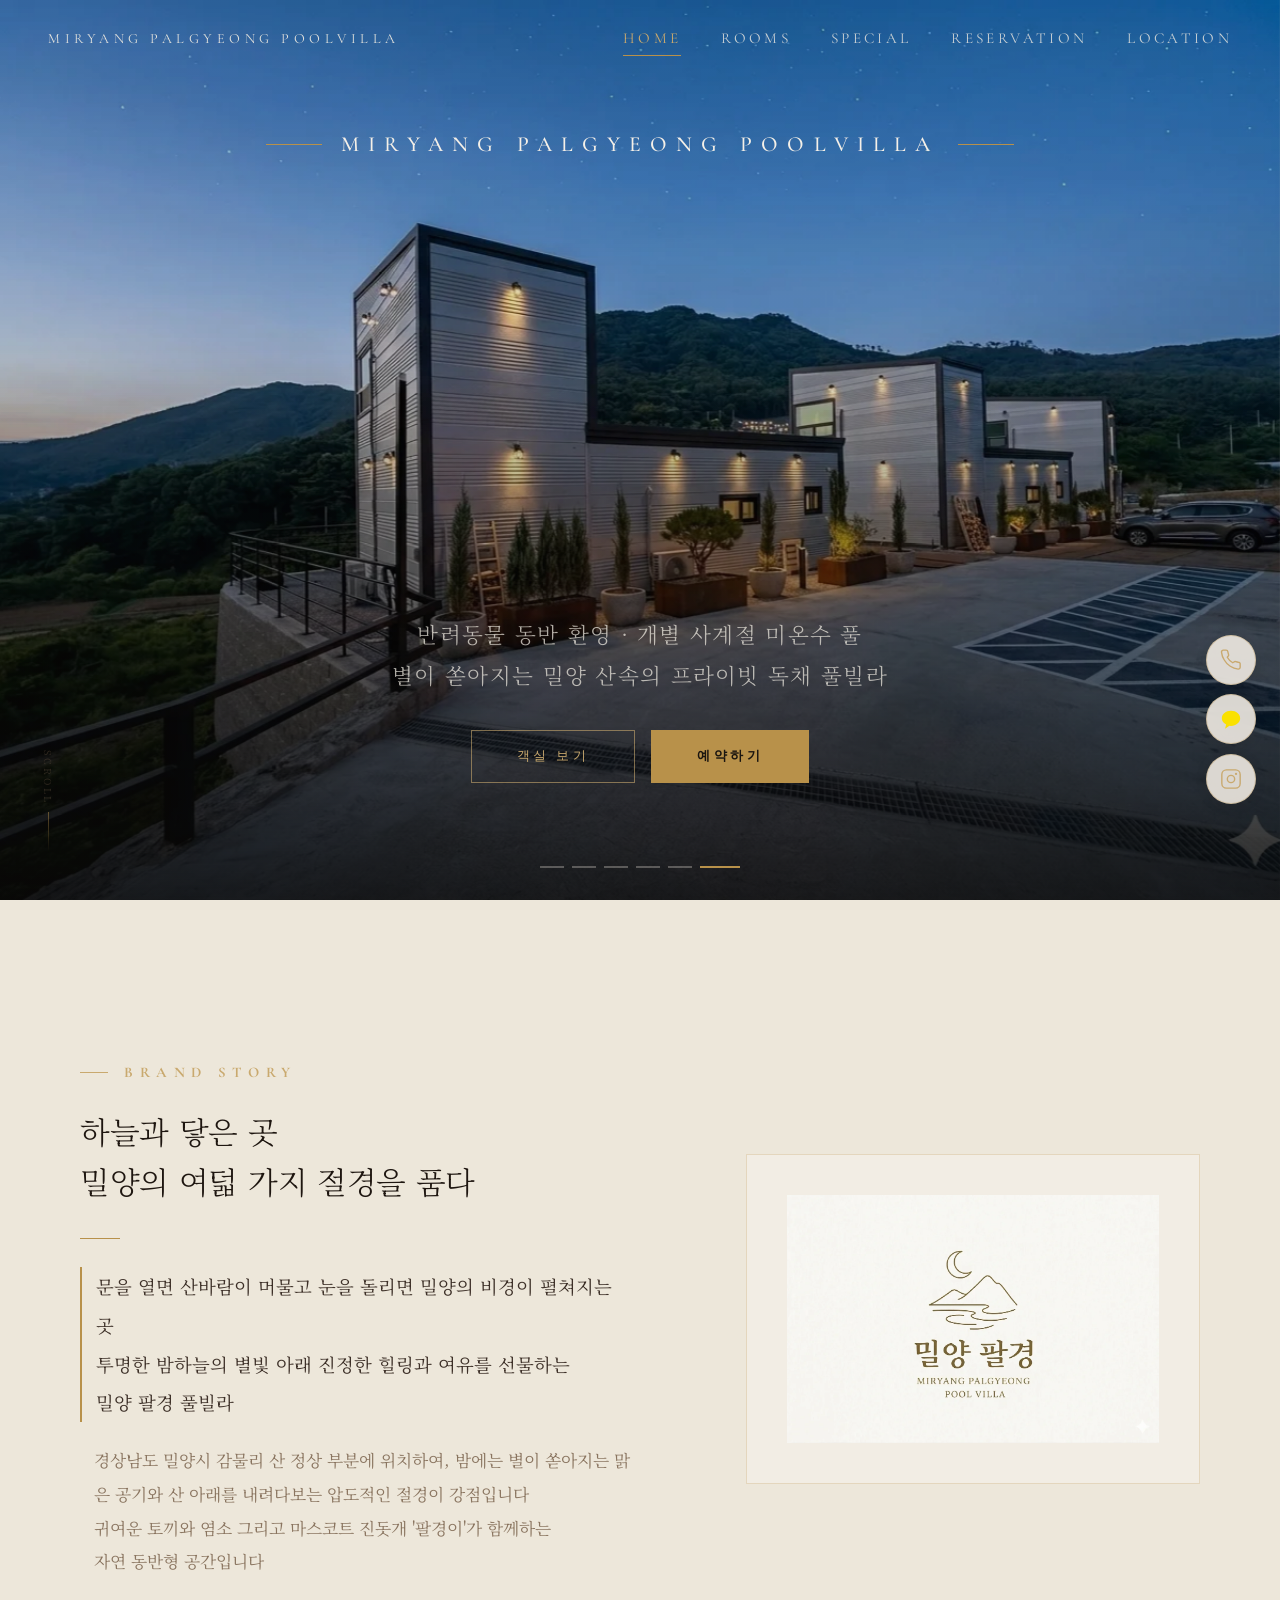
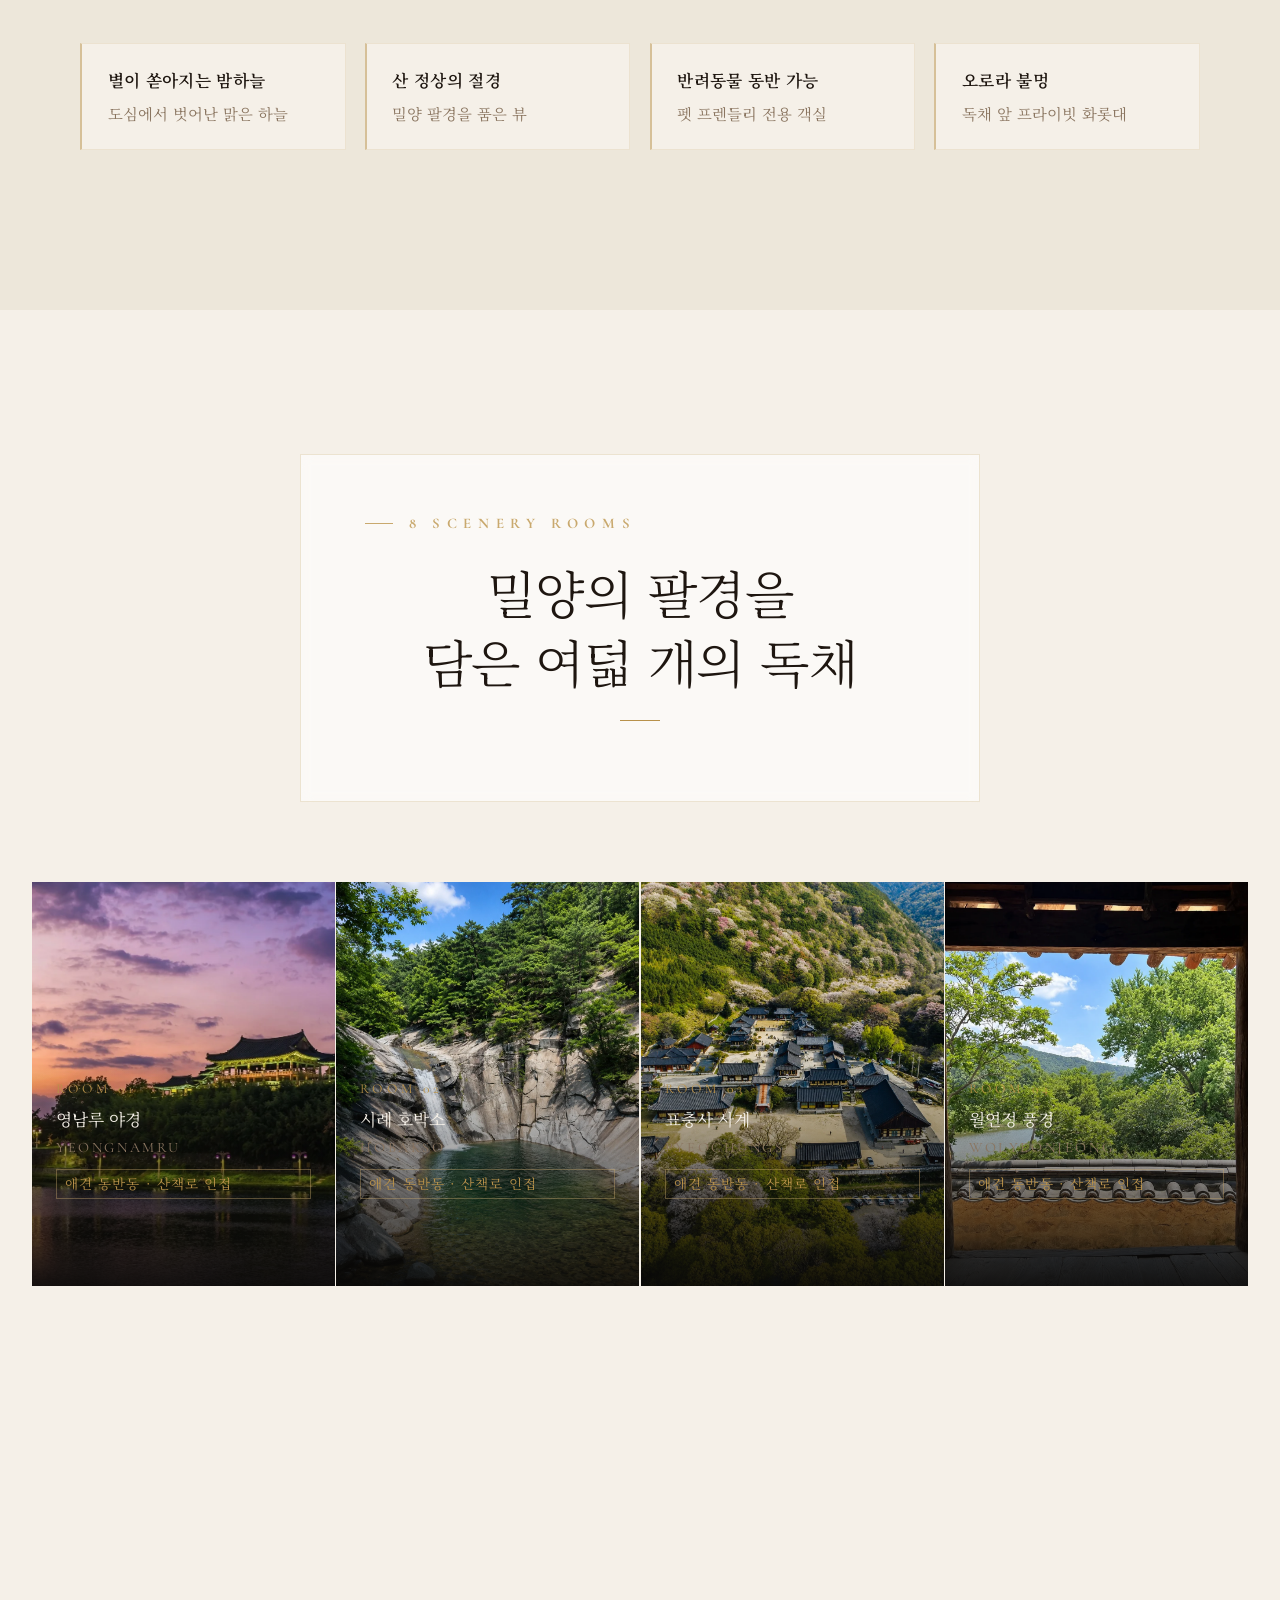
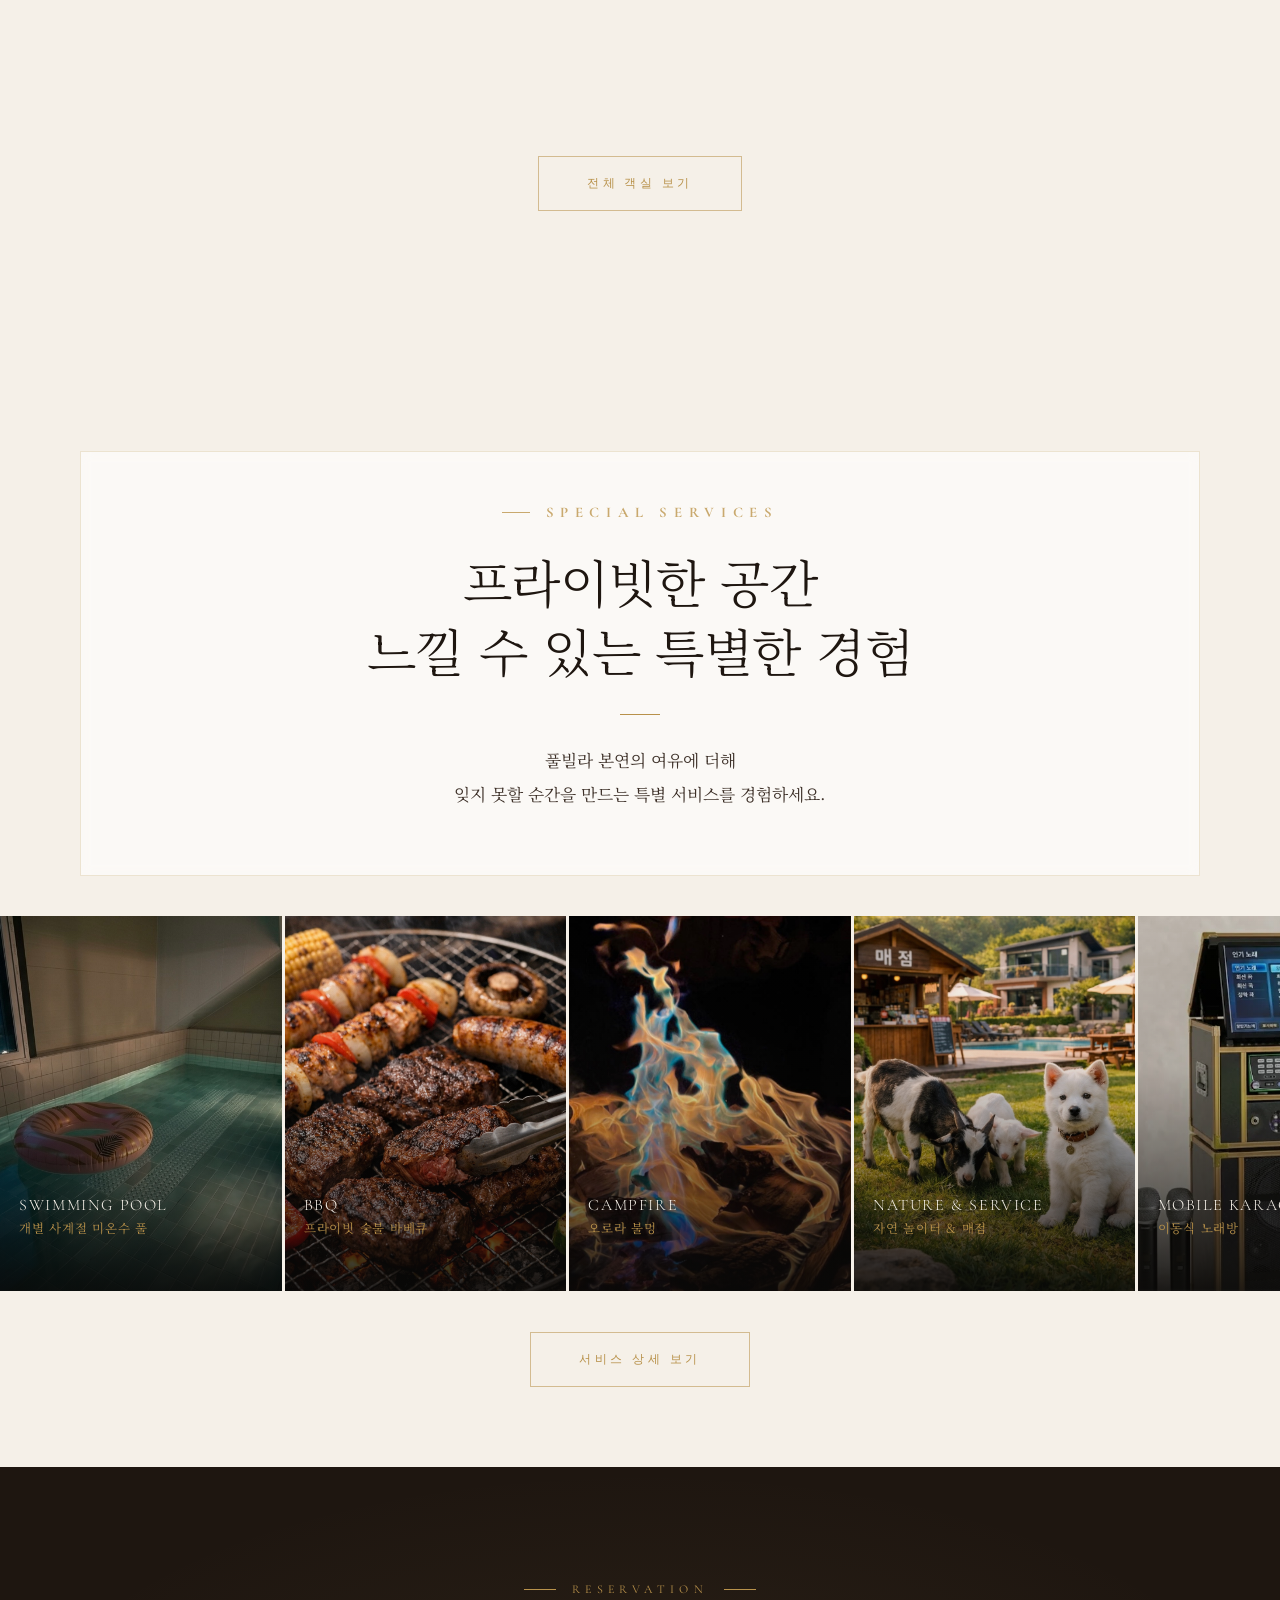
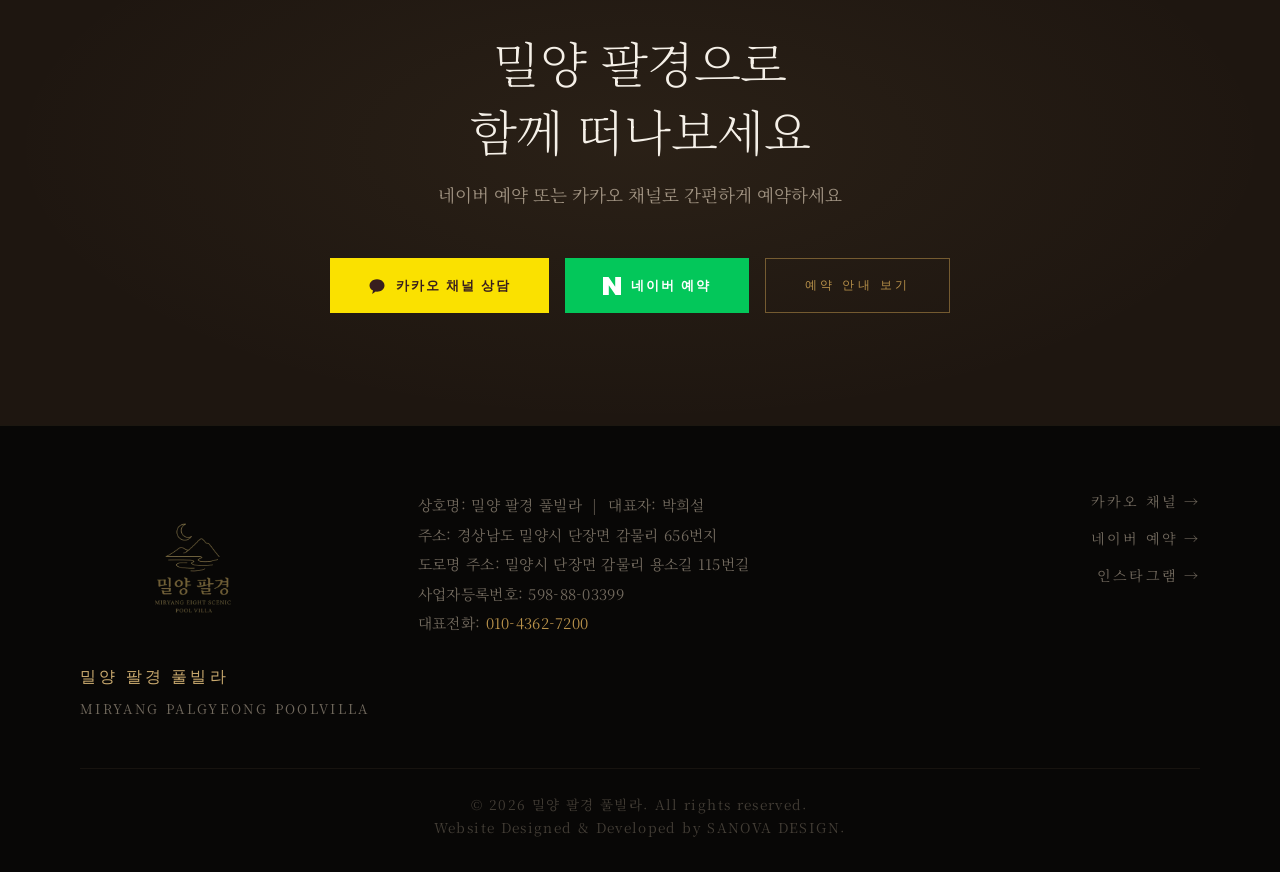
<file: index.html>
<!DOCTYPE html>
<html lang="ko">
<head>
  <meta charset="UTF-8">
  <meta name="viewport" content="width=device-width, initial-scale=1.0">
  <title>밀양 팔경 풀빌라 | 애견동반 독채 풀빌라 · 경남 밀양 산속 프라이빗 숙소</title>
  <meta name="description" content="경남 밀양시 단장면 산 정상의 프라이빗 독채 풀빌라. 반려견 동반 가능, 개별 사계절 미온수 풀, 별이 쏟아지는 밤하늘. 8개 독채 객실 비수기 주중 25만원부터.">
  <meta name="keywords" content="밀양풀빌라, 밀양팔경풀빌라, 밀양애견동반펜션, 밀양독채펜션, 경남풀빌라, 경상남도풀빌라, 애견동반풀빌라, 밀양커플펜션, 밀양산속펜션, 경남독채풀빌라, 밀양펜션추천">
  <meta name="robots" content="index, follow">
  <meta name="naver-site-verification" content="d8828d78ca87fd459df91ee46fcf4eb083f8dc3e" />
  <meta name="google-site-verification" content="k7VDaDN2hyHSy1rQnHbp0lMJuggbFdgUhjrAZ_7paZE" />
  <link rel="icon" href="brand-logo.webp" type="image/webp">
  <link rel="canonical" href="https://miryangpalgyeong.co.kr/">
  <meta property="og:type" content="website">
  <meta property="og:url" content="https://miryangpalgyeong.co.kr/">
  <meta property="og:title" content="밀양 팔경 풀빌라 | 애견동반 독채 풀빌라 · 경남 밀양">
  <meta property="og:description" content="경남 밀양시 산 정상의 프라이빗 독채 풀빌라. 반려견 동반 가능, 개별 사계절 미온수 풀, 별이 쏟아지는 밤하늘.">
  <meta property="og:image" content="https://miryangpalgyeong.co.kr/brand-logo.webp">
  <meta property="og:locale" content="ko_KR">
  <meta property="og:site_name" content="밀양 팔경 풀빌라">
  <script type="application/ld+json">
  {
    "@context": "https://schema.org",
    "@type": "LodgingBusiness",
    "name": "밀양 팔경 풀빌라",
    "alternateName": "MIRYANG PALGYEONG POOLVILLA",
    "description": "경남 밀양시 단장면 산 정상에 위치한 프라이빗 독채 풀빌라. 반려견 동반 가능, 개별 사계절 미온수 풀, 별이 쏟아지는 밤하늘.",
    "url": "https://miryangpalgyeong.co.kr",
    "telephone": "010-4362-7200",
    "address": {
      "@type": "PostalAddress",
      "streetAddress": "단장면 감물리 656",
      "addressLocality": "밀양시",
      "addressRegion": "경상남도",
      "addressCountry": "KR"
    },
    "petsAllowed": true,
    "priceRange": "₩₩₩",
    "image": "https://miryangpalgyeong.co.kr/sample/0.webp",
    "amenityFeature": [
      {"@type": "LocationFeatureSpecification", "name": "개별 사계절 미온수 수영장", "value": true},
      {"@type": "LocationFeatureSpecification", "name": "반려견 동반 가능", "value": true},
      {"@type": "LocationFeatureSpecification", "name": "독채 숙소", "value": true},
      {"@type": "LocationFeatureSpecification", "name": "프라이빗 BBQ", "value": true},
      {"@type": "LocationFeatureSpecification", "name": "캠프파이어", "value": true}
    ]
  }
  </script>
  <link rel="preconnect" href="https://fonts.googleapis.com">
  <link rel="preconnect" href="https://fonts.gstatic.com" crossorigin>
  <link href="https://fonts.googleapis.com/css2?family=Cormorant+Garamond:ital,wght@0,300;0,400;0,500;1,300&family=Noto+Serif+KR:wght@200;300;400&display=swap" rel="stylesheet">
  <link rel="stylesheet" href="css/style.css">
</head>
<body>

  <!-- NAVIGATION -->
  <nav class="nav">
    <div class="nav-logo">
      <span class="nav-logo-text">MIRYANG PALGYEONG POOLVILLA</span>
    </div>
    <div class="nav-links">
      <a href="index.html" class="active">HOME</a>
      <a href="rooms.html">ROOMS</a>
      <a href="special.html">SPECIAL</a>
      <a href="booking.html">RESERVATION</a>
      <a href="directions.html">LOCATION</a>
    </div>
    <button class="nav-hamburger" aria-label="메뉴 열기">
      <span></span><span></span><span></span>
    </button>
  </nav>

  <!-- MOBILE MENU -->
  <div class="mobile-menu">
    <button class="mobile-menu-close">✕</button>
    <a href="index.html">HOME</a>
    <a href="rooms.html">ROOMS</a>
    <a href="special.html">SPECIAL</a>
    <a href="booking.html">RESERVATION</a>
    <a href="directions.html">LOCATION</a>
  </div>

  <!-- FLOATING WIDGET -->
  <div class="floating-widget"></div>

  <!-- HERO -->
  <section class="hero">
    <div class="hero-slides"></div>
    <div class="hero-overlay"></div>
    <p class="hero-eyebrow">MIRYANG PALGYEONG POOLVILLA</p>
    <div class="hero-content">
      <p class="hero-sub">반려동물 동반 환영 · 개별 사계절 미온수 풀<br>별이 쏟아지는 밀양 산속의 프라이빗 독채 풀빌라</p>
      <div class="hero-cta-group">
        <a href="rooms.html" class="hero-cta">객실 보기</a>
        <a href="booking.html" class="hero-cta hero-cta-solid">예약하기</a>
      </div>
    </div>
    <div class="hero-dots"></div>
    <div class="hero-scroll-hint">
      <span>SCROLL</span>
      <div class="scroll-line"></div>
    </div>
  </section>

  <!-- SECTION 01: INTRO -->
  <section class="intro-section">
    <div class="container">
      <div class="intro-grid">
        <div>
          <span class="section-label reveal">BRAND STORY</span>
          <p class="intro-copy reveal">하늘과 닿은 곳 <br>밀양의 여덟 가지<br class="m-br"> 절경을 품다</p>
          <div class="section-divider reveal"></div>
          <p class="intro-body reveal">문을 열면 산바람이 머물고 <br class="m-br">눈을 돌리면 밀양의 비경이 펼쳐지는 곳<br>투명한 밤하늘의 별빛 아래 <br class="m-br">진정한 힐링과 여유를 선물하는<br>밀양 팔경 풀빌라</p>
          <p class="intro-sub reveal">경상남도 밀양시 감물리 산 정상 부분에 위치하여, <br class="m-br">밤에는 별이 쏟아지는 맑은 공기와 <br class="m-br">산 아래를 내려다보는 압도적인 절경이 강점입니다 <br>귀여운 토끼와 염소 그리고 <br class="m-br">마스코트 진돗개 '팔경이'가 함께하는 <br>자연 동반형 공간입니다</p>
        </div>
        <div class="intro-right">
          <div class="intro-logo-wrap reveal">
            <img src="brand-logo.webp" alt="밀양 팔경 풀빌라">
          </div>
        </div>
      </div>
      <div class="intro-features-row intro-features"></div>
    </div>
  </section>

  <!-- SECTION 02: ROOMS PREVIEW -->
  <section class="rooms-section">
    <div class="container">
      <div class="rooms-header">
        <span class="section-label reveal">8 SCENERY ROOMS</span>
        <h2 class="section-title reveal">밀양의 팔경을 <br>담은 여덟 개의 독채</h2>
        <div class="section-divider reveal" style="margin: 1.5rem auto;"></div>
      </div>
    </div>
    <div class="rooms-grid container-wide"></div>
    <div class="rooms-cta-wrap">
      <a href="rooms.html" class="btn-outline">전체 객실 보기</a>
    </div>
  </section>

  <!-- SECTION 03: SPECIAL PREVIEW -->
  <section class="special-section">
    <div class="container">
      <div class="heading-glass reveal">
        <span class="section-label" style="justify-content:center;">SPECIAL SERVICES</span>
        <h2 class="section-title">프라이빗한 공간<br>느낄 수 있는 특별한 경험</h2>
        <div class="section-divider" style="margin:1.8rem auto;"></div>
        <p style="font-size:1.05rem;color:var(--text-muted);max-width:500px;line-height:2;margin:0 auto 1rem;">풀빌라 본연의 여유에 더해 <br> 잊지 못할 순간을 만드는 특별 서비스를 경험하세요.</p>
      </div>
    </div>
    <div class="special-carousel-wrap">
      <div class="special-grid"></div>
    </div>
    <div class="rooms-cta-wrap" style="margin-top:2.5rem;">
      <a href="special.html" class="btn-outline">서비스 상세 보기</a>
    </div>
  </section>

  <!-- BOOKING BANNER -->
  <section class="booking-banner">
    <div class="container">
      <p class="booking-banner-subtitle">RESERVATION</p>
      <h2 class="booking-banner-title reveal">밀양 팔경으로<br>함께 떠나보세요</h2>
      <p class="booking-banner-desc reveal">네이버 예약 또는 카카오 채널로 간편하게 예약하세요</p>
      <div class="booking-btns reveal">
        <a href="#" data-kakao class="booking-btn-kakao">
          <svg width="18" height="18" viewBox="0 0 24 24" fill="#381e1e"><path d="M12 3C6.48 3 2 6.69 2 11.25c0 2.88 1.88 5.41 4.72 6.87l-1.2 4.46L10.27 19.3A11.9 11.9 0 0 0 12 19.5c5.52 0 10-3.69 10-8.25S17.52 3 12 3z"/></svg>
          카카오 채널 상담
        </a>
        <a href="#" data-naver class="booking-btn-naver">
          <svg width="18" height="18" viewBox="0 0 24 24" fill="#fff"><path d="M16.273 12.845L7.376 0H0v24h7.727V11.155L16.624 24H24V0h-7.727z"/></svg>
          네이버 예약
        </a>
        <a href="booking.html" class="btn-outline" style="padding:1rem 2.4rem;">예약 안내 보기</a>
      </div>
    </div>
  </section>

  <!-- FOOTER -->
  <footer class="footer">
    <div class="container">
      <div class="footer-inner">
        <div class="footer-brand">
          <img src="nukki-logo.webp" alt="밀양 팔경 풀빌라 로고" style="height:150px;width:auto;margin-bottom:1.5rem;opacity:0.95;object-fit:contain;">
          <div class="footer-brand-name">밀양 팔경 풀빌라</div>
          <div class="footer-brand-en">MIRYANG PALGYEONG POOLVILLA</div>
        </div>
        <div class="footer-info"></div>
        <div class="footer-social">
          <a href="#" data-kakao>카카오 채널 →</a>
          <a href="#" data-naver>네이버 예약 →</a>
          <a href="#" target="_blank" rel="noopener">인스타그램 →</a>
        </div>
      </div>
      <div class="footer-bottom">
       © 2026 밀양 팔경 풀빌라. All rights reserved.<br>
Website Designed & Developed by SANOVA DESIGN.
      </div>
    </div>
  </footer>

  <script src="js/main.js"></script>
</body>
</html>
</file>
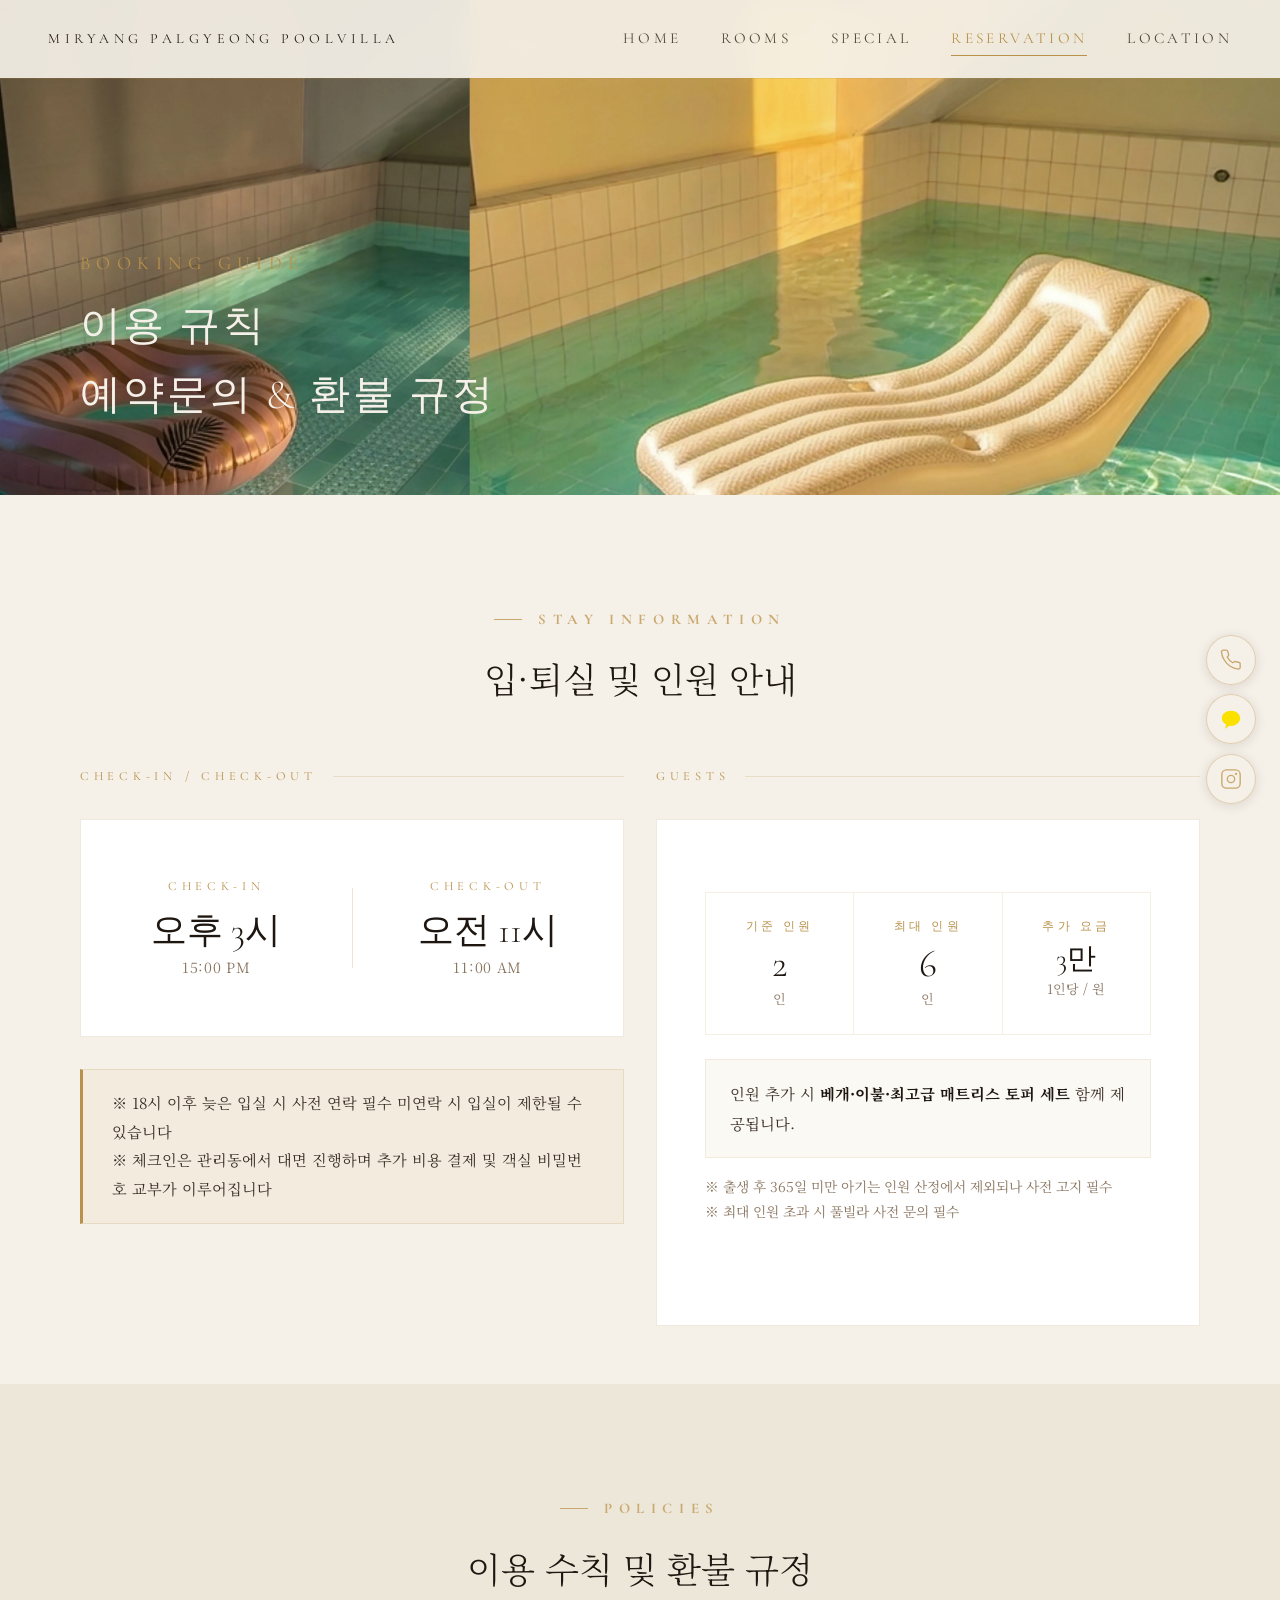
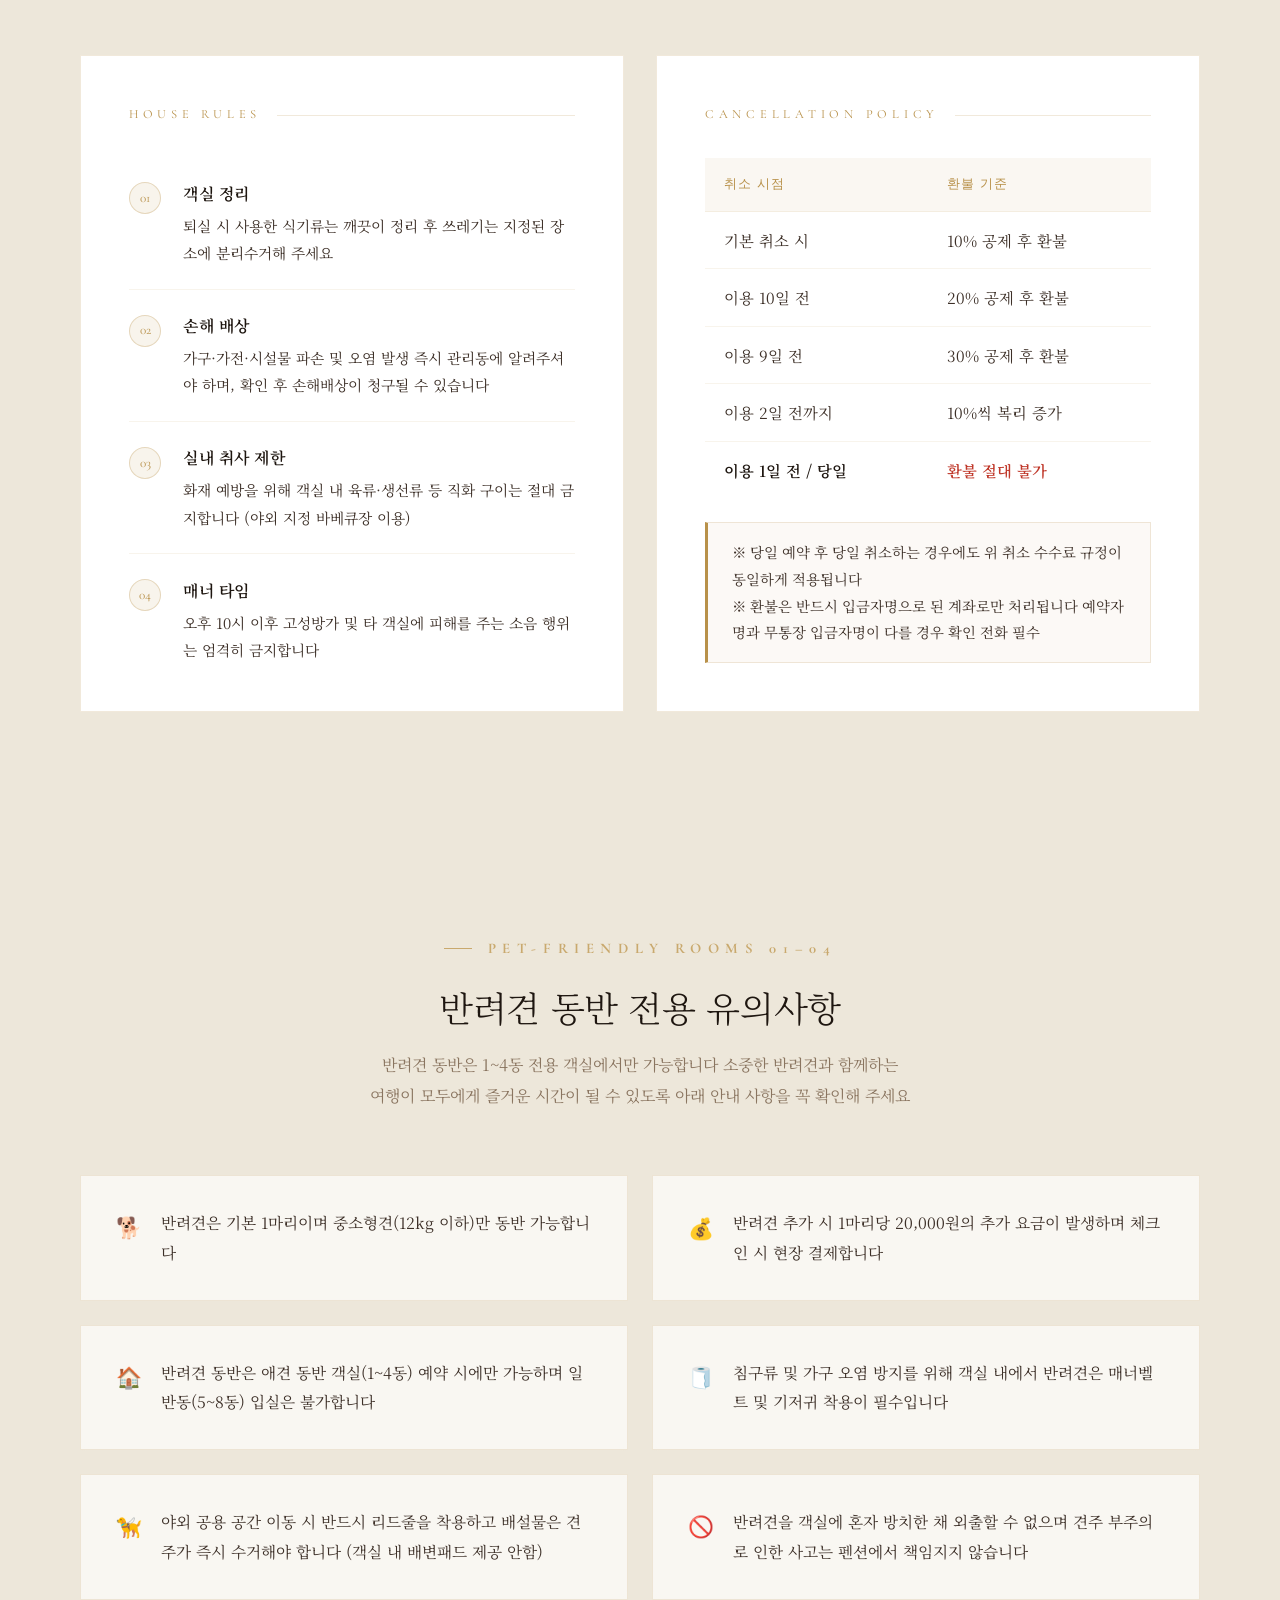
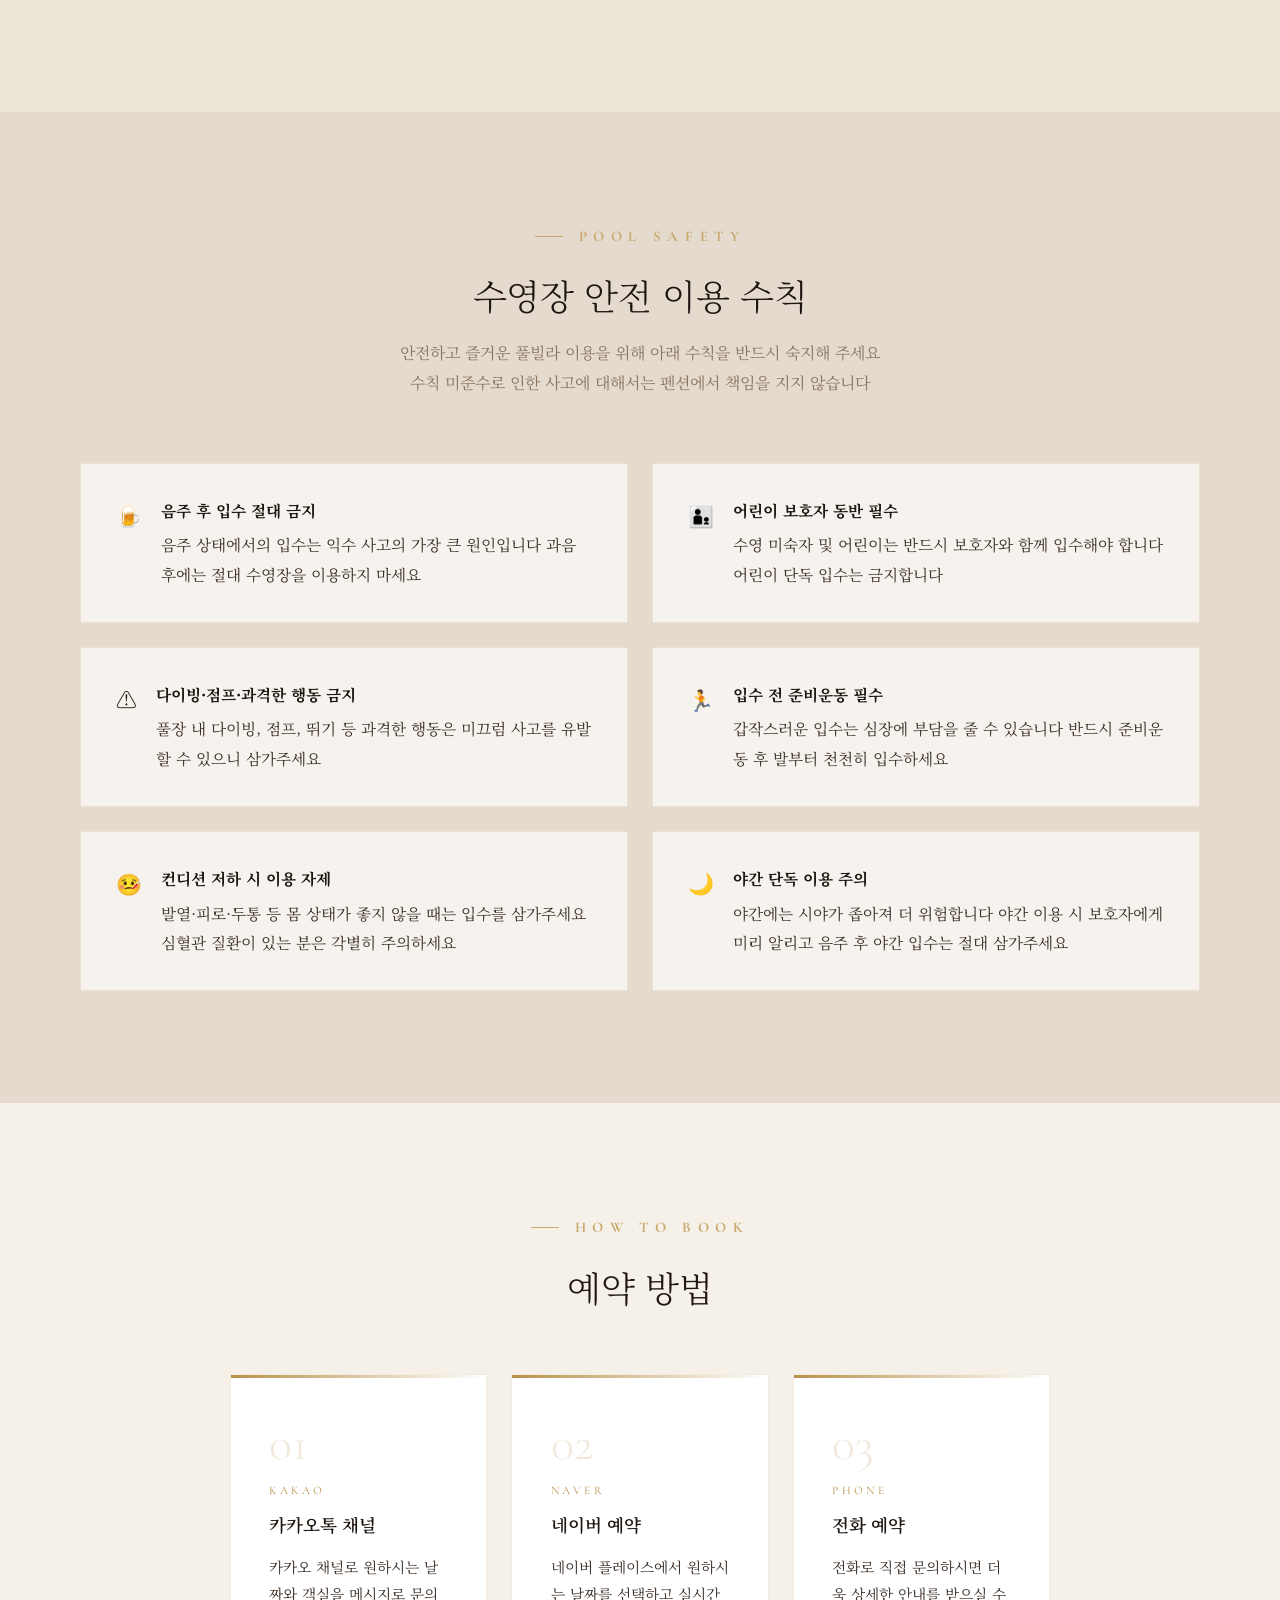
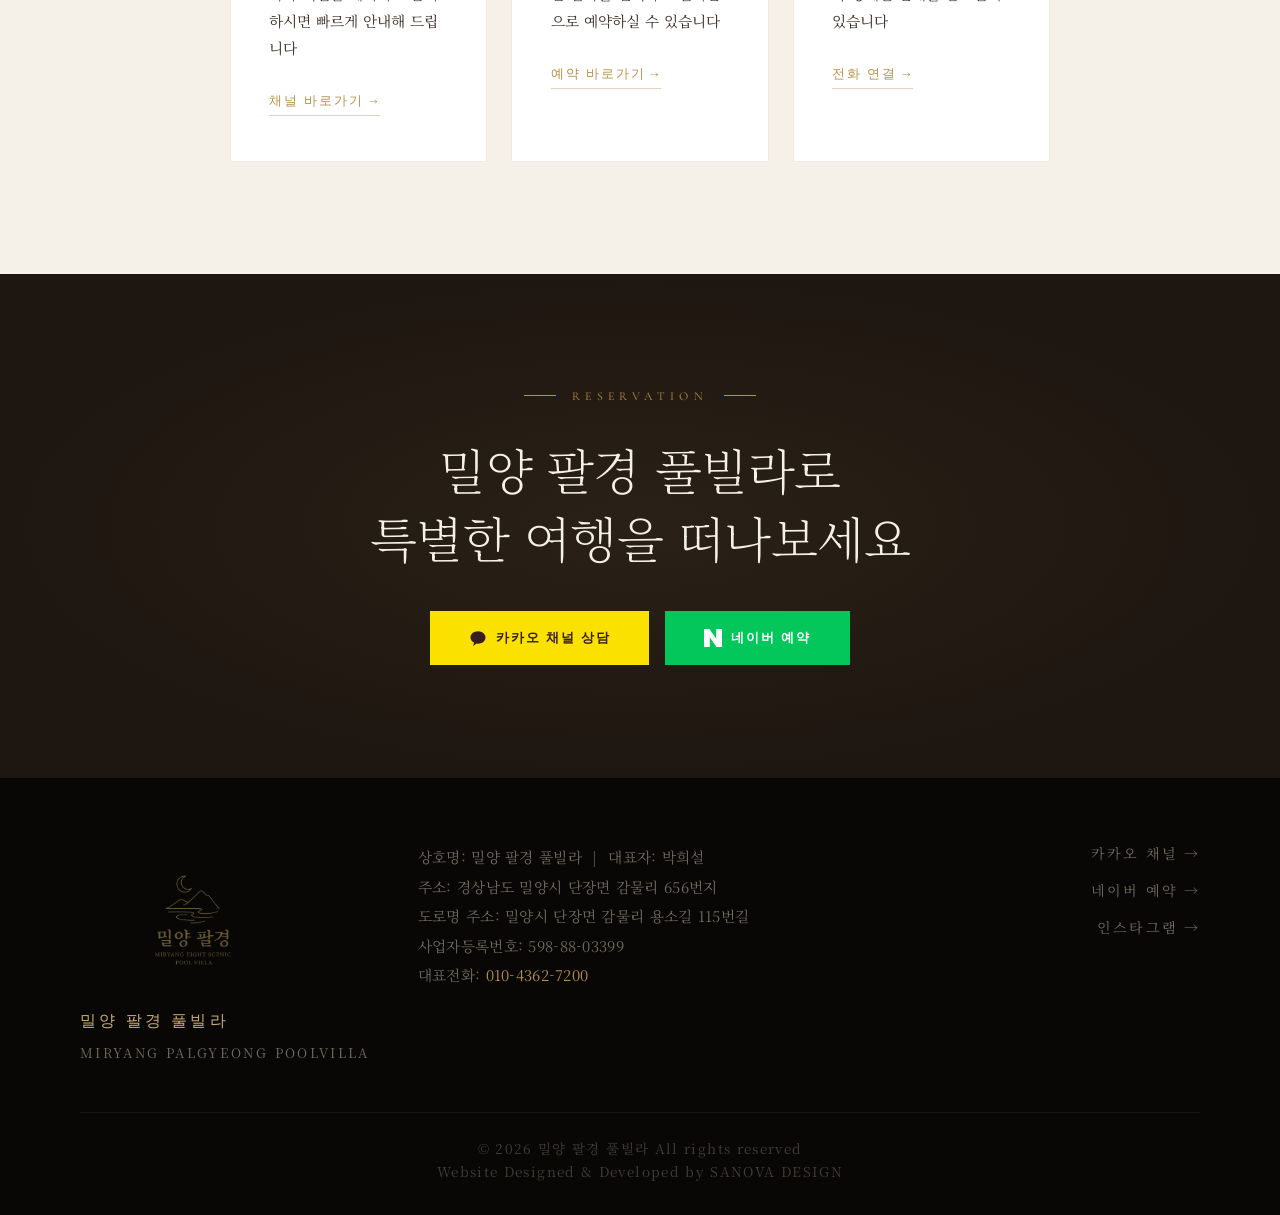
<file: booking.html>
<!DOCTYPE html>
<html lang="ko">
<head>
  <meta charset="UTF-8">
  <meta name="viewport" content="width=device-width, initial-scale=1.0">
  <title>예약 안내 | 밀양 팔경 풀빌라 - 네이버 예약 · 카카오 채널</title>
  <meta name="description" content="밀양 팔경 풀빌라 예약 안내. 네이버 예약 또는 카카오 채널 상담. 반려견 동반 규정, 수영장 안전수칙, 체크인 15:00 / 체크아웃 11:00.">
  <meta name="keywords" content="밀양팔경풀빌라예약, 밀양풀빌라예약, 밀양펜션예약, 밀양애견동반펜션예약">
  <meta name="robots" content="index, follow">
  <meta name="naver-site-verification" content="d8828d78ca87fd459df91ee46fcf4eb083f8dc3e" />
  <meta name="google-site-verification" content="k7VDaDN2hyHSy1rQnHbp0lMJuggbFdgUhjrAZ_7paZE" />
  <link rel="icon" href="brand-logo.webp" type="image/webp">
  <link rel="canonical" href="https://miryangpalgyeong.co.kr/booking.html">
  <meta property="og:type" content="website">
  <meta property="og:url" content="https://miryangpalgyeong.co.kr/booking.html">
  <meta property="og:title" content="예약 안내 | 밀양 팔경 풀빌라">
  <meta property="og:description" content="밀양 팔경 풀빌라 예약 안내. 네이버 예약 또는 카카오 채널 상담. 반려견 동반 규정, 수영장 안전수칙 확인.">
  <meta property="og:image" content="https://miryangpalgyeong.co.kr/brand-logo.webp">
  <meta property="og:locale" content="ko_KR">
  <meta property="og:site_name" content="밀양 팔경 풀빌라">
  <link rel="preconnect" href="https://fonts.googleapis.com">
  <link rel="preconnect" href="https://fonts.gstatic.com" crossorigin>
  <link href="https://fonts.googleapis.com/css2?family=Cormorant+Garamond:ital,wght@0,300;0,400;0,500;1,300&family=Noto+Serif+KR:wght@200;300;400&display=swap" rel="stylesheet">
  <link rel="stylesheet" href="css/style.css">
  <style>
    /* ── BOOKING PAGE 전용 스타일 ── */
    .bk-section { padding: 7rem 0; }
    .bk-section--alt { background: var(--cream-2); }
    .bk-section--deep { background: var(--cream-3); }

    /* 섹션 헤더 */
    .bk-header {
      text-align: center;
      margin-bottom: 4rem;
    }
    .bk-header .section-title { font-size: clamp(1.6rem, 3vw, 2.4rem); }

    /* ── CHECK-IN/OUT 큰 시간 표시 ── */
    .checkin-hero {
      display: grid;
      grid-template-columns: 1fr auto 1fr;
      align-items: center;
      gap: 0;
      background: #fff;
      border: 1px solid rgba(184,145,74,0.2);
      margin-bottom: 2rem;
    }
    .checkin-block {
      padding: 3.5rem 3rem;
      text-align: center;
    }
    .checkin-block-label {
      font-family: 'Cormorant Garamond', Georgia, serif;
      font-size: 0.78rem;
      letter-spacing: 0.38em;
      text-transform: uppercase;
      color: var(--gold);
      margin-bottom: 1rem;
    }
    .checkin-block-time {
      font-family: 'Cormorant Garamond', Georgia, serif;
      font-size: clamp(1.8rem, 2.8vw, 2.6rem);
      font-weight: 300;
      color: var(--dark-text);
      line-height: 1;
      margin-bottom: 0.4rem;
    }
    .checkin-block-sub {
      font-size: 0.88rem;
      color: var(--text-muted);
      letter-spacing: 0.05em;
    }
    .checkin-divider {
      width: 1px;
      height: 80px;
      background: rgba(184,145,74,0.25);
    }
    .checkin-notice {
      background: rgba(184,145,74,0.06);
      border: 1px solid rgba(184,145,74,0.18);
      border-left: 3px solid var(--gold);
      padding: 1.2rem 1.8rem;
      font-size: 0.95rem;
      color: var(--body-text);
      line-height: 1.9;
    }

    /* ── GUESTS 카드 ── */
    .guests-card {
      background: #fff;
      border: 1px solid rgba(184,145,74,0.2);
      padding: 3rem;
      height: 100%;
    }
    .guests-numbers {
      display: flex;
      gap: 0;
      margin: 1.5rem 0;
    }
    .guests-num-item {
      flex: 1;
      text-align: center;
      padding: 1.5rem 1rem;
      border: 1px solid rgba(184,145,74,0.15);
    }
    .guests-num-item + .guests-num-item { border-left: none; }
    .guests-num-label {
      font-family: 'Cormorant Garamond', Georgia, serif;
      font-size: 0.72rem;
      letter-spacing: 0.3em;
      color: var(--gold);
      text-transform: uppercase;
      margin-bottom: 0.5rem;
    }
    .guests-num-value {
      font-family: 'Cormorant Garamond', Georgia, serif;
      font-size: 2.4rem;
      font-weight: 300;
      color: var(--dark-text);
      line-height: 1;
    }
    .guests-num-unit {
      font-size: 0.82rem;
      color: var(--text-muted);
      margin-top: 0.3rem;
    }
    .guests-extra {
      font-size: 0.96rem;
      color: var(--body-text);
      line-height: 1.9;
      padding: 1.2rem 1.5rem;
      background: rgba(184,145,74,0.06);
      border: 1px solid rgba(184,145,74,0.15);
      margin-bottom: 1rem;
    }
    .guests-note {
      font-size: 0.86rem;
      color: var(--text-muted);
      line-height: 1.8;
    }

    /* ── 2칼럼 레이아웃 ── */
    .bk-two-col {
      display: grid;
      grid-template-columns: 1fr 1fr;
      gap: 2rem;
      align-items: start;
    }

    /* ── HOUSE RULES ── */
    .rules-card {
      background: #fff;
      border: 1px solid rgba(184,145,74,0.2);
      padding: 3rem;
    }
    .bk-card-title {
      font-family: 'Cormorant Garamond', Georgia, serif;
      font-size: 0.78rem;
      letter-spacing: 0.38em;
      text-transform: uppercase;
      color: var(--gold);
      margin-bottom: 2rem;
      display: flex;
      align-items: center;
      gap: 1rem;
    }
    .bk-card-title::after {
      content: '';
      flex: 1;
      height: 1px;
      background: rgba(184,145,74,0.2);
    }
    .rule-item-new {
      display: flex;
      gap: 1.4rem;
      padding: 1.4rem 0;
      border-bottom: 1px solid rgba(184,145,74,0.1);
      align-items: flex-start;
    }
    .rule-item-new:last-child { border-bottom: none; padding-bottom: 0; }
    .rule-num-badge {
      width: 32px; height: 32px;
      border-radius: 50%;
      background: rgba(184,145,74,0.1);
      border: 1px solid rgba(184,145,74,0.3);
      display: flex; align-items: center; justify-content: center;
      font-family: 'Cormorant Garamond', Georgia, serif;
      font-size: 0.82rem;
      color: var(--gold);
      flex-shrink: 0;
      margin-top: 0.15rem;
    }
    .rule-title-new {
      font-size: 1rem;
      font-weight: 600;
      color: var(--dark-text);
      margin-bottom: 0.3rem;
      letter-spacing: 0.01em;
    }
    .rule-desc-new {
      font-size: 0.92rem;
      color: var(--body-text);
      line-height: 1.85;
    }

    /* ── CANCELLATION POLICY ── */
    .cancel-card {
      background: #fff;
      border: 1px solid rgba(184,145,74,0.2);
      padding: 3rem;
    }
    .cancel-timeline {
      display: flex;
      flex-direction: column;
      gap: 0;
      margin-bottom: 1.5rem;
    }
    .cancel-row {
      display: grid;
      grid-template-columns: 1fr 1fr;
      border-bottom: 1px solid rgba(184,145,74,0.1);
    }
    .cancel-row:first-child {
      background: rgba(184,145,74,0.07);
      border-radius: 0;
    }
    .cancel-row:last-child { border-bottom: none; }
    .cancel-cell {
      padding: 1rem 1.2rem;
      font-size: 0.96rem;
      color: var(--body-text);
      line-height: 1.6;
    }
    .cancel-cell--head {
      font-family: 'Cormorant Garamond', Georgia, serif;
      letter-spacing: 0.1em;
      color: var(--gold);
      font-size: 0.82rem;
      font-weight: 500;
      text-transform: uppercase;
    }
    .cancel-cell--danger { color: #c0392b; font-weight: 600; }
    .cancel-note-box {
      background: rgba(184,145,74,0.05);
      border: 1px solid rgba(184,145,74,0.18);
      border-left: 3px solid var(--gold);
      padding: 1rem 1.5rem;
      font-size: 0.9rem;
      color: var(--body-text);
      line-height: 1.85;
    }

    /* ── PET RULES ── */
    .pet-section {
      background: var(--cream-2);
      padding: 7rem 0;
    }
    .pet-grid {
      display: grid;
      grid-template-columns: repeat(2, 1fr);
      gap: 1.5rem;
      margin-top: 3rem;
    }
    .pet-card {
      background: rgba(255,255,255,0.65);
      border: 1px solid rgba(184,145,74,0.18);
      backdrop-filter: blur(4px);
      padding: 2rem 2.2rem;
      display: flex;
      gap: 1.2rem;
      align-items: flex-start;
    }
    .pet-icon {
      font-size: 1.3rem;
      flex-shrink: 0;
      margin-top: 0.1rem;
    }
    .pet-text {
      font-size: 0.98rem;
      color: var(--body-text);
      line-height: 1.9;
    }

    /* ── HOW TO BOOK ── */
    .how-section { background: var(--cream); padding: 7rem 0; }
    .how-cards {
      display: grid;
      grid-template-columns: repeat(3, 1fr);
      gap: 1.5rem;
      margin-top: 3rem;
    }
    .how-card {
      background: #fff;
      border: 1px solid rgba(184,145,74,0.18);
      padding: 2.8rem 2.4rem;
      position: relative;
      overflow: hidden;
      transition: box-shadow 0.3s, transform 0.3s;
    }
    .how-card:hover {
      box-shadow: 0 8px 32px rgba(44,34,24,0.1);
      transform: translateY(-3px);
    }
    .how-card::before {
      content: '';
      position: absolute;
      top: 0; left: 0; right: 0;
      height: 3px;
      background: linear-gradient(to right, var(--gold), transparent);
    }
    .how-card-num {
      font-family: 'Cormorant Garamond', Georgia, serif;
      font-size: 3rem;
      font-weight: 200;
      color: rgba(184,145,74,0.2);
      line-height: 1;
      margin-bottom: 0.8rem;
    }
    .how-card-channel {
      font-family: 'Cormorant Garamond', Georgia, serif;
      font-size: 0.72rem;
      letter-spacing: 0.3em;
      color: var(--gold);
      text-transform: uppercase;
      margin-bottom: 0.6rem;
    }
    .how-card-name {
      font-size: 1.1rem;
      font-weight: 600;
      color: var(--dark-text);
      margin-bottom: 0.8rem;
    }
    .how-card-desc {
      font-size: 0.92rem;
      color: var(--body-text);
      line-height: 1.85;
      margin-bottom: 1.5rem;
    }
    .how-card-link {
      display: inline-flex;
      align-items: center;
      gap: 0.4rem;
      font-family: 'Cormorant Garamond', Georgia, serif;
      font-size: 0.82rem;
      letter-spacing: 0.15em;
      color: var(--gold);
      border-bottom: 1px solid rgba(184,145,74,0.4);
      padding-bottom: 2px;
      text-transform: uppercase;
      transition: color 0.3s, border-color 0.3s;
    }
    .how-card-link:hover { color: var(--dark-text); border-color: var(--dark-text); }

    @media (max-width: 1024px) {
      .bk-two-col { grid-template-columns: 1fr; }
      .pet-grid { grid-template-columns: 1fr; }
      .how-cards { grid-template-columns: 1fr; }
    }
    @media (max-width: 768px) {
      .checkin-hero { grid-template-columns: 1fr; }
      .checkin-divider { width: 80px; height: 1px; margin: 0 auto; }
      .guests-numbers { flex-direction: column; }
      .guests-num-item + .guests-num-item { border-left: 1px solid rgba(184,145,74,0.15); border-top: none; }
    }
  </style>
</head>
<body>

  <!-- NAVIGATION -->
  <nav class="nav scrolled">
    <div class="nav-logo">
      <span class="nav-logo-text">MIRYANG PALGYEONG POOLVILLA</span>
    </div>
    <div class="nav-links">
      <a href="index.html">HOME</a>
      <a href="rooms.html">ROOMS</a>
      <a href="special.html">SPECIAL</a>
      <a href="booking.html" class="active">RESERVATION</a>
      <a href="directions.html">LOCATION</a>
    </div>
    <button class="nav-hamburger" aria-label="메뉴 열기">
      <span></span><span></span><span></span>
    </button>
  </nav>

  <div class="mobile-menu">
    <button class="mobile-menu-close">✕</button>
    <a href="index.html">HOME</a>
    <a href="rooms.html">ROOMS</a>
    <a href="special.html">SPECIAL</a>
    <a href="booking.html">BOOKING GUIDE</a>
    <a href="directions.html">LOCATION</a>
  </div>

  <div class="floating-widget"></div>

  <!-- PAGE HERO -->
  <div class="page-hero">
    <img class="page-hero-img" src="ROOMS/reser.webp" alt="예약 안내" style="opacity:1;">
    <div class="container page-hero-content">
      <p class="page-hero-label">BOOKING GUIDE</p>
      <h1 class="page-hero-title page-hero-title--sm">이용 규칙<br>예약문의 & 환불 규정</h1>
    </div>
  </div>

  <!-- ① CHECK-IN / CHECK-OUT + GUESTS -->
  <section class="bk-section" style="background: var(--cream);">
    <div class="container">
      <div class="bk-header reveal">
        <span class="section-label" style="justify-content:center;">STAY INFORMATION</span>
        <h2 class="section-title" style="font-size:clamp(1.6rem,3vw,2.2rem);">입·퇴실 및 인원 안내</h2>
      </div>

      <div class="bk-two-col" style="align-items:stretch;">
        <!-- CHECK-IN/OUT -->
        <div class="reveal">
          <div class="bk-card-title">CHECK-IN / CHECK-OUT</div>
          <div class="checkin-hero">
            <div class="checkin-block">
              <div class="checkin-block-label">CHECK-IN</div>
              <div class="checkin-block-time checkin-time-in">오후 3시</div>
              <div class="checkin-block-sub">15:00 PM</div>
            </div>
            <div class="checkin-divider"></div>
            <div class="checkin-block">
              <div class="checkin-block-label">CHECK-OUT</div>
              <div class="checkin-block-time checkin-time-out">오전 11시</div>
              <div class="checkin-block-sub">11:00 AM</div>
            </div>
          </div>
          <div class="checkin-notice">
            ※ 18시 이후 늦은 입실 시 사전 연락 필수 미연락 시 입실이 제한될 수 있습니다<br>
            ※ 체크인은 관리동에서 대면 진행하며 추가 비용 결제 및 객실 비밀번호 교부가 이루어집니다
          </div>
        </div>

        <!-- GUESTS -->
        <div class="reveal reveal-delay-1">
          <div class="bk-card-title">GUESTS</div>
          <div class="guests-card">
            <div class="guests-numbers">
              <div class="guests-num-item">
                <div class="guests-num-label">기준 인원</div>
                <div class="guests-num-value">2</div>
                <div class="guests-num-unit">인</div>
              </div>
              <div class="guests-num-item">
                <div class="guests-num-label">최대 인원</div>
                <div class="guests-num-value">6</div>
                <div class="guests-num-unit">인</div>
              </div>
              <div class="guests-num-item">
                <div class="guests-num-label">추가 요금</div>
                <div class="guests-num-value" style="font-size:1.8rem;">3만</div>
                <div class="guests-num-unit">1인당 / 원</div>
              </div>
            </div>
            <div class="guests-extra">
              인원 추가 시 <strong style="color:var(--dark-text);">베개·이불·최고급 매트리스 토퍼 세트</strong> 함께 제공됩니다.
            </div>
            <p class="guests-note">
              ※ 출생 후 365일 미만 아기는 인원 산정에서 제외되나 사전 고지 필수<br>
              ※ 최대 인원 초과 시 풀빌라 사전 문의 필수
            </p>
          </div>
        </div>
      </div>
    </div>
  </section>

  <!-- ② HOUSE RULES + CANCELLATION -->
  <section class="bk-section bk-section--alt">
    <div class="container">
      <div class="bk-header reveal">
        <span class="section-label" style="justify-content:center;">POLICIES</span>
        <h2 class="section-title" style="font-size:clamp(1.6rem,3vw,2.2rem);">이용 수칙 및 환불 규정</h2>
      </div>

      <div class="bk-two-col">
        <!-- HOUSE RULES -->
        <div class="rules-card reveal">
          <div class="bk-card-title">HOUSE RULES</div>
          <div class="rule-list-new" id="ruleListNew"></div>
        </div>

        <!-- CANCELLATION -->
        <div class="cancel-card reveal reveal-delay-1">
          <div class="bk-card-title">CANCELLATION POLICY</div>
          <div class="cancel-timeline">
            <div class="cancel-row">
              <div class="cancel-cell cancel-cell--head">취소 시점</div>
              <div class="cancel-cell cancel-cell--head">환불 기준</div>
            </div>
            <div class="cancel-row">
              <div class="cancel-cell">기본 취소 시</div>
              <div class="cancel-cell">10% 공제 후 환불</div>
            </div>
            <div class="cancel-row">
              <div class="cancel-cell">이용 10일 전</div>
              <div class="cancel-cell">20% 공제 후 환불</div>
            </div>
            <div class="cancel-row">
              <div class="cancel-cell">이용 9일 전</div>
              <div class="cancel-cell">30% 공제 후 환불</div>
            </div>
            <div class="cancel-row">
              <div class="cancel-cell">이용 2일 전까지</div>
              <div class="cancel-cell">10%씩 복리 증가</div>
            </div>
            <div class="cancel-row">
              <div class="cancel-cell" style="font-weight:600; color:var(--dark-text);">이용 1일 전 / 당일</div>
              <div class="cancel-cell cancel-cell--danger">환불 절대 불가</div>
            </div>
          </div>
          <div class="cancel-note-box">
            ※ 당일 예약 후 당일 취소하는 경우에도 위 취소 수수료 규정이 동일하게 적용됩니다<br>
            ※ 환불은 반드시 입금자명으로 된 계좌로만 처리됩니다 예약자명과 무통장 입금자명이 다를 경우 확인 전화 필수
          </div>
        </div>
      </div>
    </div>
  </section>

  <!-- ③ PET RULES -->
  <section class="pet-section">
    <div class="container">
      <div class="bk-header reveal">
        <span class="section-label" style="justify-content:center;">PET-FRIENDLY ROOMS 01–04</span>
        <h2 class="section-title" style="font-size:clamp(1.6rem,3vw,2.2rem);">반려견 동반 전용 유의사항</h2>
        <p style="margin-top:1.2rem; font-size:1rem; color:var(--text-muted); line-height:1.9; max-width:560px; margin-left:auto; margin-right:auto;">
          반려견 동반은 1~4동 전용 객실에서만 가능합니다 소중한 반려견과 함께하는<br>여행이 모두에게 즐거운 시간이 될 수 있도록 아래 안내 사항을 꼭 확인해 주세요
        </p>
      </div>
      <div class="pet-grid" id="petGrid"></div>
    </div>
  </section>

  <!-- ③-2 POOL SAFETY -->
  <section class="bk-section bk-section--deep">
    <div class="container">
      <div class="bk-header reveal">
        <span class="section-label" style="justify-content:center;">POOL SAFETY</span>
        <h2 class="section-title" style="font-size:clamp(1.6rem,3vw,2.2rem);">수영장 안전 이용 수칙</h2>
        <p style="margin-top:1.2rem; font-size:1rem; color:var(--text-muted); line-height:1.9; max-width:560px; margin-left:auto; margin-right:auto;">
          안전하고 즐거운 풀빌라 이용을 위해 아래 수칙을 반드시 숙지해 주세요<br>수칙 미준수로 인한 사고에 대해서는 펜션에서 책임을 지지 않습니다
        </p>
      </div>
      <div class="pet-grid" id="poolSafetyGrid"></div>
    </div>
  </section>

  <!-- ④ HOW TO BOOK -->
  <section class="how-section">
    <div class="container" style="max-width:900px;">
      <div class="bk-header reveal">
        <span class="section-label" style="justify-content:center;">HOW TO BOOK</span>
        <h2 class="section-title" style="font-size:clamp(1.6rem,3vw,2.2rem);">예약 방법</h2>
      </div>
      <div class="how-cards reveal">
        <div class="how-card">
          <div class="how-card-num">01</div>
          <div class="how-card-channel">KAKAO</div>
          <div class="how-card-name">카카오톡 채널</div>
          <div class="how-card-desc">카카오 채널로 원하시는 날짜와 객실을 메시지로 문의하시면 빠르게 안내해 드립니다</div>
          <a href="#" data-kakao class="how-card-link">채널 바로가기 →</a>
        </div>
        <div class="how-card">
          <div class="how-card-num">02</div>
          <div class="how-card-channel">NAVER</div>
          <div class="how-card-name">네이버 예약</div>
          <div class="how-card-desc">네이버 플레이스에서 원하시는 날짜를 선택하고 실시간으로 예약하실 수 있습니다</div>
          <a href="#" data-naver class="how-card-link">예약 바로가기 →</a>
        </div>
        <div class="how-card">
          <div class="how-card-num">03</div>
          <div class="how-card-channel">PHONE</div>
          <div class="how-card-name">전화 예약</div>
          <div class="how-card-desc">전화로 직접 문의하시면 더욱 상세한 안내를 받으실 수 있습니다</div>
          <a href="tel:010-4362-7200" class="how-card-link">전화 연결 →</a>
        </div>
      </div>
    </div>
  </section>

  <!-- CTA -->
  <section class="booking-banner">
    <div class="container">
      <p class="booking-banner-subtitle">RESERVATION</p>
      <h2 class="booking-banner-title reveal">밀양 팔경 풀빌라로<br>특별한 여행을 떠나보세요</h2>
      <div class="booking-btns reveal" style="margin-top:2.5rem;">
        <a href="#" data-kakao class="booking-btn-kakao">
          <svg width="18" height="18" viewBox="0 0 24 24" fill="#381e1e"><path d="M12 3C6.48 3 2 6.69 2 11.25c0 2.88 1.88 5.41 4.72 6.87l-1.2 4.46L10.27 19.3A11.9 11.9 0 0 0 12 19.5c5.52 0 10-3.69 10-8.25S17.52 3 12 3z"/></svg>
          카카오 채널 상담
        </a>
        <a href="#" data-naver class="booking-btn-naver">
          <svg width="18" height="18" viewBox="0 0 24 24" fill="#fff"><path d="M16.273 12.845L7.376 0H0v24h7.727V11.155L16.624 24H24V0h-7.727z"/></svg>
          네이버 예약
        </a>
      </div>
    </div>
  </section>

  <!-- FOOTER -->
  <footer class="footer">
    <div class="container">
      <div class="footer-inner">
        <div class="footer-brand">
          <img src="nukki-logo.webp" alt="밀양 팔경 풀빌라 로고" style="height:150px;width:auto;margin-bottom:1rem;opacity:0.85;object-fit:contain;">
          <div class="footer-brand-name">밀양 팔경 풀빌라</div>
          <div class="footer-brand-en">MIRYANG PALGYEONG POOLVILLA</div>
        </div>
        <div class="footer-info"></div>
        <div class="footer-social">
          <a href="#" data-kakao>카카오 채널 →</a>
          <a href="#" data-naver>네이버 예약 →</a>
          <a href="#" target="_blank" rel="noopener">인스타그램 →</a>
        </div>
      </div>
      <div class="footer-bottom">
        © 2026 밀양 팔경 풀빌라 All rights reserved<br>
Website Designed & Developed by SANOVA DESIGN
      </div>
    </div>
  </footer>

  <script src="js/main.js"></script>
</body>
</html>
</file>
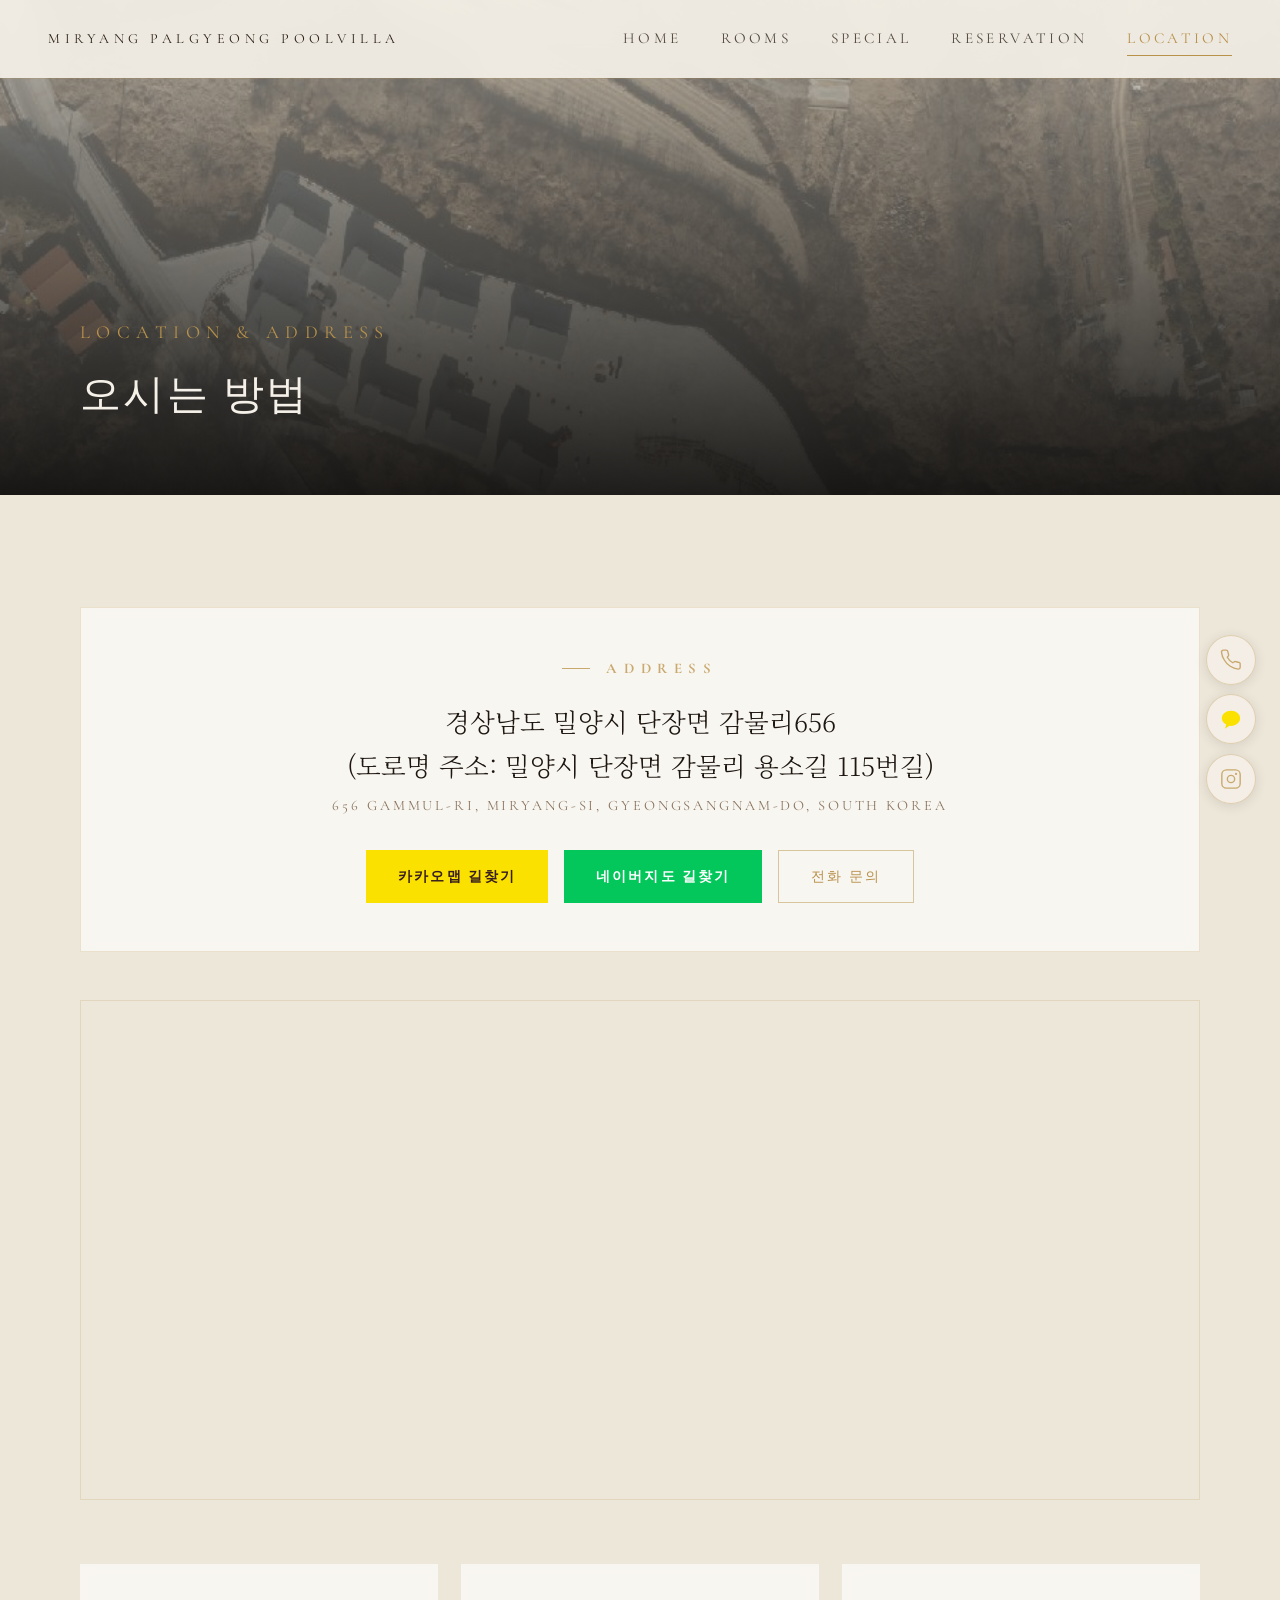
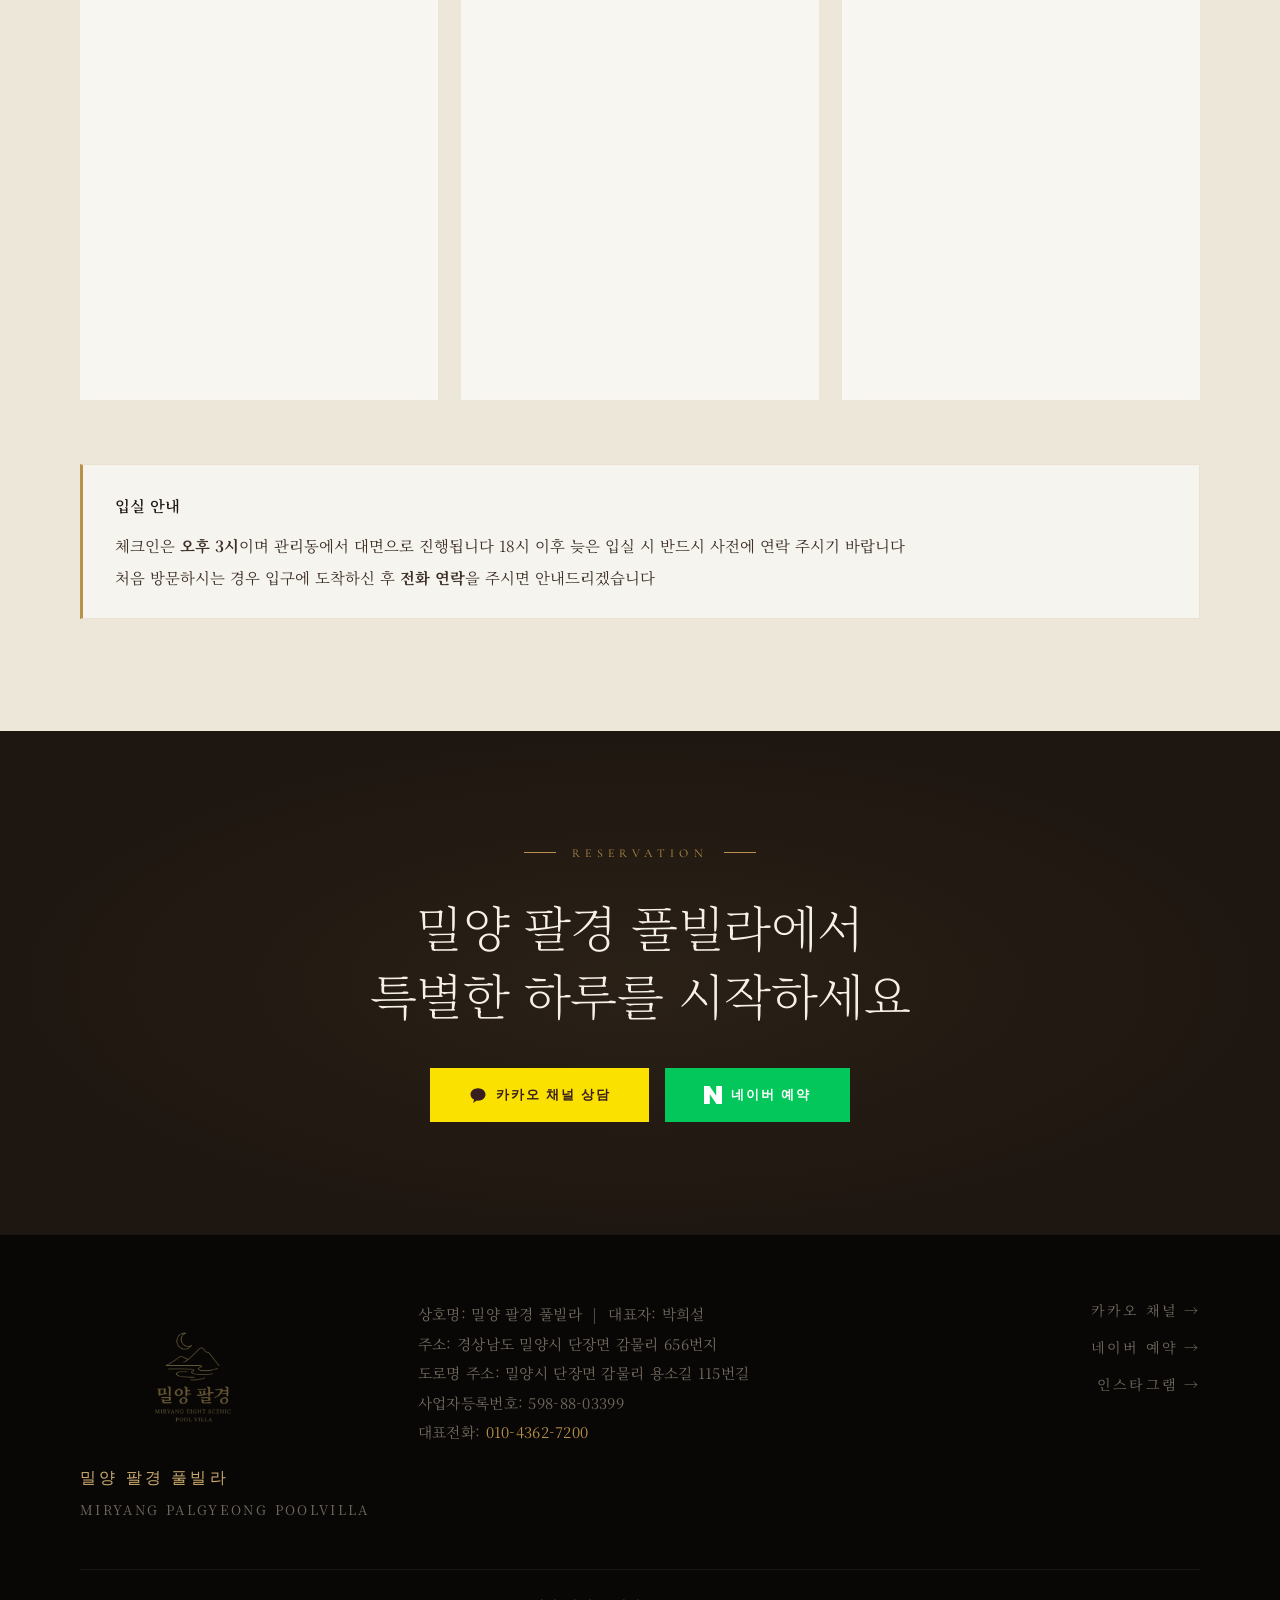
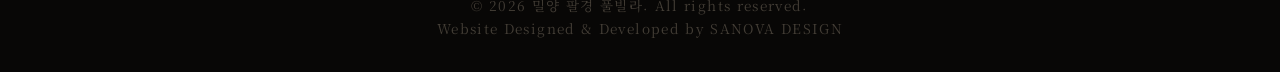
<file: directions.html>
<!DOCTYPE html>
<html lang="ko">
<head>
  <meta charset="UTF-8">
  <meta name="viewport" content="width=device-width, initial-scale=1.0">
  <title>오시는 길 | 밀양 팔경 풀빌라 - 경남 밀양시 단장면 감물리</title>
  <meta name="description" content="밀양 팔경 풀빌라 위치 및 오시는 길. 경상남도 밀양시 단장면 감물리 656번지. 대표전화 010-4362-7200.">
  <meta name="keywords" content="밀양팔경풀빌라위치, 밀양팔경풀빌라주소, 밀양팔경풀빌라오시는길, 밀양시단장면펜션">
  <meta name="robots" content="index, follow">
  <meta name="naver-site-verification" content="d8828d78ca87fd459df91ee46fcf4eb083f8dc3e" />
  <meta name="google-site-verification" content="k7VDaDN2hyHSy1rQnHbp0lMJuggbFdgUhjrAZ_7paZE" />
  <link rel="icon" href="brand-logo.webp" type="image/webp">
  <link rel="canonical" href="https://miryangpalgyeong.co.kr/directions.html">
  <meta property="og:type" content="website">
  <meta property="og:url" content="https://miryangpalgyeong.co.kr/directions.html">
  <meta property="og:title" content="오시는 길 | 밀양 팔경 풀빌라">
  <meta property="og:description" content="경상남도 밀양시 단장면 감물리 656번지. 대표전화 010-4362-7200.">
  <meta property="og:image" content="https://miryangpalgyeong.co.kr/brand-logo.webp">
  <meta property="og:locale" content="ko_KR">
  <meta property="og:site_name" content="밀양 팔경 풀빌라">
  <link rel="preconnect" href="https://fonts.googleapis.com">
  <link rel="preconnect" href="https://fonts.gstatic.com" crossorigin>
  <link href="https://fonts.googleapis.com/css2?family=Cormorant+Garamond:ital,wght@0,300;0,400;0,500;1,300&family=Noto+Serif+KR:wght@200;300;400&display=swap" rel="stylesheet">
  <link rel="stylesheet" href="css/style.css">
  <style>
    .dir-map-wrap {
      width: 100%;
      height: 500px;
      overflow: hidden;
      border: 1px solid rgba(184,145,74,0.2);
    }
    .dir-map-wrap iframe {
      width: 100%; height: 100%;
      border: 0; display: block;
    }
    .dir-info-grid {
      display: grid;
      grid-template-columns: repeat(3, 1fr);
      gap: 1.5rem;
      margin-top: 4rem;
    }
    .dir-card {
      background: rgba(255,255,255,0.62);
      border: 1px solid rgba(184,145,74,0.2);
      padding: 2.5rem 2rem;
      backdrop-filter: blur(6px);
    }
    .dir-card-label {
      font-family: 'Cormorant Garamond', Georgia, serif;
      font-size: 0.82rem;
      letter-spacing: 0.38em;
      text-transform: uppercase;
      color: var(--gold);
      margin-bottom: 1.2rem;
      display: flex;
      align-items: center;
      gap: 0.6rem;
    }
    .dir-card-label::before {
      content: '';
      display: block;
      width: 20px; height: 1px;
      background: var(--gold);
    }
    .dir-card p { font-size: 0.96rem; color: var(--body-text); line-height: 2.1; }
    .dir-card strong { color: var(--dark-text); font-weight: 600; }
    .dir-card .dir-time {
      display: inline-block;
      margin-top: 0.8rem;
      font-family: 'Cormorant Garamond', Georgia, serif;
      font-size: 1.1rem;
      color: var(--gold); font-weight: 500;
    }
    .dir-address-box {
      background: rgba(255,255,255,0.62);
      border: 1px solid rgba(184,145,74,0.22);
      padding: 3rem 4rem;
      text-align: center;
      backdrop-filter: blur(6px);
      margin-bottom: 3rem;
    }
    .dir-address-main {
      font-family: 'Noto Serif KR', serif;
      font-size: clamp(1.1rem, 2.2vw, 1.6rem);
      font-weight: 300;
      color: var(--dark-text);
      margin-bottom: 0.4rem;
    }
    .dir-address-en {
      font-family: 'Cormorant Garamond', Georgia, serif;
      font-size: 0.9rem;
      letter-spacing: 0.2em;
      color: var(--text-muted);
      text-transform: uppercase;
      margin-bottom: 2rem;
    }
    .dir-btn-group {
      display: flex;
      gap: 1rem;
      justify-content: center;
      flex-wrap: wrap;
    }
    .dir-btn {
      display: inline-flex;
      align-items: center;
      gap: 0.5rem;
      padding: 0.85rem 2rem;
      font-family: 'Cormorant Garamond', Georgia, serif;
      font-size: 0.88rem;
      letter-spacing: 0.15em;
      text-transform: uppercase;
      transition: all 0.3s;
      cursor: pointer;
    }
    .dir-btn-kakao { background: #FAE100; color: #381e1e; font-weight: 600; }
    .dir-btn-kakao:hover { opacity: 0.85; }
    .dir-btn-naver { background: #03C75A; color: #fff; font-weight: 600; }
    .dir-btn-naver:hover { opacity: 0.85; }
    .dir-btn-outline { border: 1px solid rgba(184,145,74,0.5); color: var(--gold); }
    .dir-btn-outline:hover { background: rgba(184,145,74,0.1); }
    .dir-notice {
      background: rgba(255,255,255,0.55);
      border: 1px solid rgba(184,145,74,0.18);
      border-left: 3px solid var(--gold);
      padding: 1.5rem 2rem;
      margin-top: 4rem;
    }
    .dir-notice p { font-size: 0.96rem; color: var(--body-text); line-height: 2.1; }
    @media (max-width: 768px) {
      .dir-info-grid { grid-template-columns: 1fr; }
      .dir-address-box { padding: 2rem 1.5rem; }
      .dir-map-wrap { height: 320px; }
    }
  </style>
</head>
<body>

  <!-- NAVIGATION -->
  <nav class="nav scrolled">
    <div class="nav-logo">
      <span class="nav-logo-text">MIRYANG PALGYEONG POOLVILLA</span>
    </div>
    <div class="nav-links">
      <a href="index.html">HOME</a>
      <a href="rooms.html">ROOMS</a>
      <a href="special.html">SPECIAL</a>
      <a href="booking.html">RESERVATION</a>
      <a href="directions.html" class="active">LOCATION</a>
    </div>
    <button class="nav-hamburger" aria-label="Open Menu">
      <span></span><span></span><span></span>
    </button>
  </nav>

  <div class="mobile-menu">
    <button class="mobile-menu-close">✕</button>
    <a href="index.html">HOME</a>
    <a href="rooms.html">ROOMS</a>
    <a href="special.html">SPECIAL</a>
    <a href="booking.html">RESERVATION</a>
    <a href="directions.html">LOCATION</a>
  </div>

  <div class="floating-widget"></div>

  <!-- PAGE HERO — 위성사진 배경 -->
  <div class="page-hero">
    <img class="page-hero-img" src="outdoor/satellite.png" alt="밀양팔경 풀빌라 위성사진">
    <div class="page-hero-overlay"></div>
    <div class="container page-hero-content">
      <p class="page-hero-label">LOCATION &amp; ADDRESS</p>
      <h1 class="page-hero-title page-hero-title--sm">오시는 방법</h1>
    </div>
  </div>

  <!-- MAIN CONTENT -->
  <section style="background: var(--cream-2); padding: 7rem 0;">
    <div class="container">

      <!-- Address Box -->
      <div class="dir-address-box reveal">
        <span class="section-label" style="justify-content:center; margin-bottom:1.2rem;">ADDRESS</span>
        <p class="dir-address-main">경상남도 밀양시 단장면 감물리656<br>(도로명 주소: 밀양시 단장면 감물리 용소길 115번길)</p>
        <p class="dir-address-en">656 Gammul-ri, Miryang-si, Gyeongsangnam-do, South Korea</p>
        <div class="dir-btn-group">
          <a href="https://map.kakao.com/link/search/경상남도 밀양시 감물리 656" target="_blank" rel="noopener" class="dir-btn dir-btn-kakao">
            카카오맵 길찾기
          </a>
          <a href="https://map.naver.com/v5/search/경상남도 밀양시 감물리 656" target="_blank" rel="noopener" class="dir-btn dir-btn-naver">
            네이버지도 길찾기
          </a>
          <a href="tel:010-4362-7200" class="dir-btn dir-btn-outline">
            전화 문의
          </a>
        </div>
      </div>

      <!-- Map -->
      <div class="dir-map-wrap reveal">
        <iframe
          src="https://www.google.com/maps?q=경상남도+밀양시+감물리+656&output=embed"
          allowfullscreen
          loading="lazy"
          referrerpolicy="no-referrer-when-downgrade"
          title="Miryang Palgyeong Poolvilla Location">
        </iframe>
      </div>

      <!-- Getting Here -->
      <div class="dir-info-grid">
        <div class="dir-card reveal">
          <div class="dir-card-label">자가용</div>
          <p>
            <strong>부산</strong>에서 출발 시<br>
            남해고속도로 → 밀양 IC 진출<br>
            → 밀양시내 방면 → 감물리 방면<br>
            <span class="dir-time">약 1시간 10분</span>
          </p>
          <p style="margin-top:1.2rem;">
            <strong>대구</strong>에서 출발 시<br>
            중부내륙고속도로 → 밀양 IC 진출<br>
            → 밀양시내 방면 → 감물리 방면<br>
            <span class="dir-time">약 50분</span>
          </p>
        </div>
        <div class="dir-card reveal">
          <div class="dir-card-label">대중교통</div>
          <p>
            <strong>KTX 밀양역</strong> 하차 후<br>
            택시 이용 → 감물리 656<br>
            <span class="dir-time">택시 약 25분 소요</span>
          </p>
          <p style="margin-top:1.2rem;">
            <strong>밀양 고속버스터미널</strong> 하차 후<br>
            택시 이용 → 감물리 656<br>
            <span class="dir-time">택시 약 20분 소요</span>
          </p>
        </div>
        <div class="dir-card reveal">
          <div class="dir-card-label">주차 안내</div>
          <p>
            풀빌라 단지 내<br>
            <strong>독채별 전용 주차 공간</strong> 제공<br>
            별도 주차비 없음
          </p>
          <p style="margin-top:1.2rem;">
            내비게이션 검색 시<br>
            <strong>「밀양 팔경 풀빌라」</strong><br>
            또는 <strong>「경남 밀양시 감물리 656」</strong> 입력
          </p>
        </div>
      </div>

      <!-- Notice -->
      <div class="dir-notice reveal">
        <p style="font-weight:600; color:var(--dark-text); margin-bottom:0.5rem;">입실 안내</p>
        <p>
          체크인은 <strong>오후 3시</strong>이며 관리동에서 대면으로 진행됩니다
          18시 이후 늦은 입실 시 반드시 사전에 연락 주시기 바랍니다<br>
          처음 방문하시는 경우 입구에 도착하신 후 <strong>전화 연락</strong>을 주시면 안내드리겠습니다
        </p>
      </div>

    </div>
  </section>

  <!-- BOOKING CTA -->
  <section class="booking-banner">
    <div class="container">
      <p class="booking-banner-subtitle">RESERVATION</p>
      <h2 class="booking-banner-title reveal">밀양 팔경 풀빌라에서<br>특별한 하루를 시작하세요</h2>
      <div class="booking-btns reveal" style="margin-top:2.5rem;">
        <a href="#" data-kakao class="booking-btn-kakao">
          <svg width="18" height="18" viewBox="0 0 24 24" fill="#381e1e"><path d="M12 3C6.48 3 2 6.69 2 11.25c0 2.88 1.88 5.41 4.72 6.87l-1.2 4.46L10.27 19.3A11.9 11.9 0 0 0 12 19.5c5.52 0 10-3.69 10-8.25S17.52 3 12 3z"/></svg>
          카카오 채널 상담
        </a>
        <a href="#" data-naver class="booking-btn-naver">
          <svg width="18" height="18" viewBox="0 0 24 24" fill="#fff"><path d="M16.273 12.845L7.376 0H0v24h7.727V11.155L16.624 24H24V0h-7.727z"/></svg>
          네이버 예약
        </a>
      </div>
    </div>
  </section>

  <!-- FOOTER -->
  <footer class="footer">
    <div class="container">
      <div class="footer-inner">
        <div class="footer-brand">
          <img src="nukki-logo.webp" alt="Miryang Palgyeong Poolvilla" style="height:150px;width:auto;margin-bottom:1rem;opacity:0.85;object-fit:contain;">
          <div class="footer-brand-name">밀양 팔경 풀빌라</div>
          <div class="footer-brand-en">MIRYANG PALGYEONG POOLVILLA</div>
        </div>
        <div class="footer-info"></div>
        <div class="footer-social">
          <a href="#" data-kakao>카카오 채널 →</a>
          <a href="#" data-naver>네이버 예약 →</a>
          <a href="#" target="_blank" rel="noopener">인스타그램 →</a>
        </div>
      </div>
      <div class="footer-bottom">
© 2026 밀양 팔경 풀빌라. All rights reserved.<br>
Website Designed & Developed by SANOVA DESIGN     </div>
    </div>
  </footer>

  <script src="js/main.js"></script>
</body>
</html>
</file>
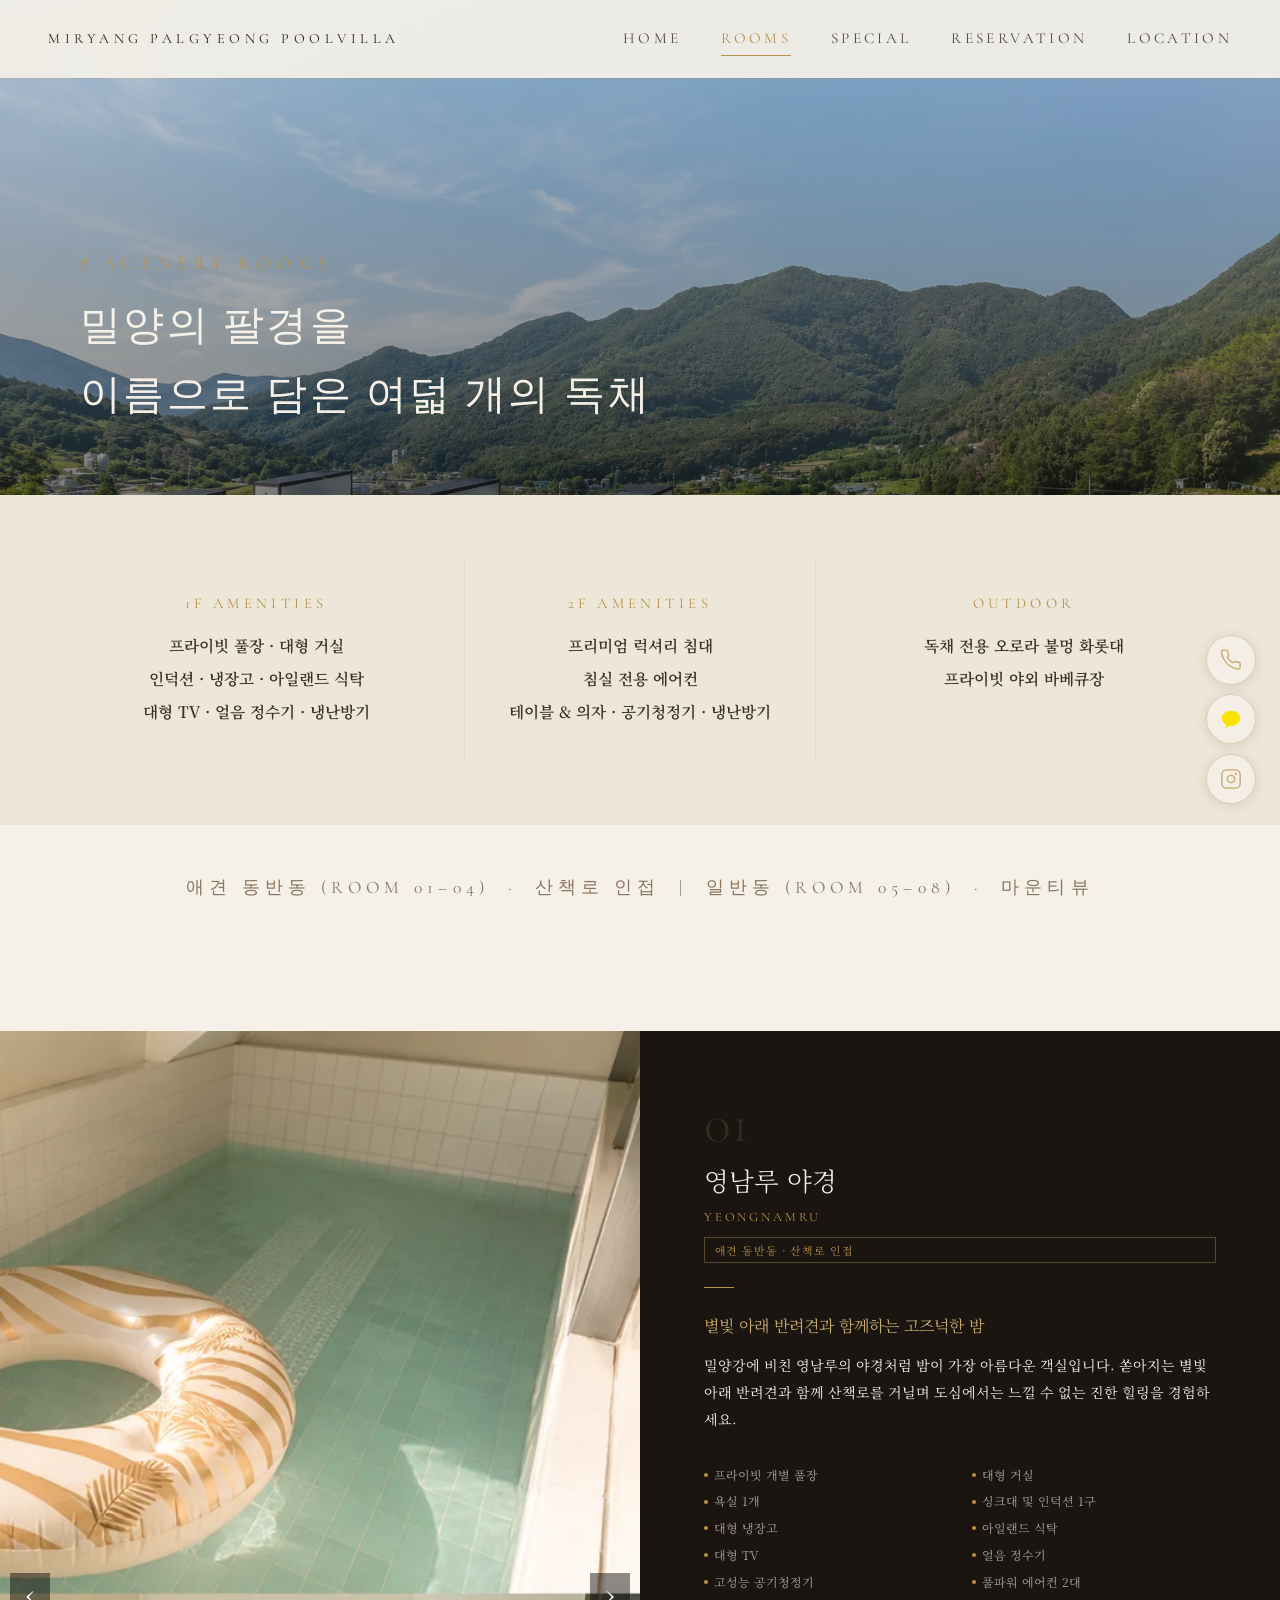
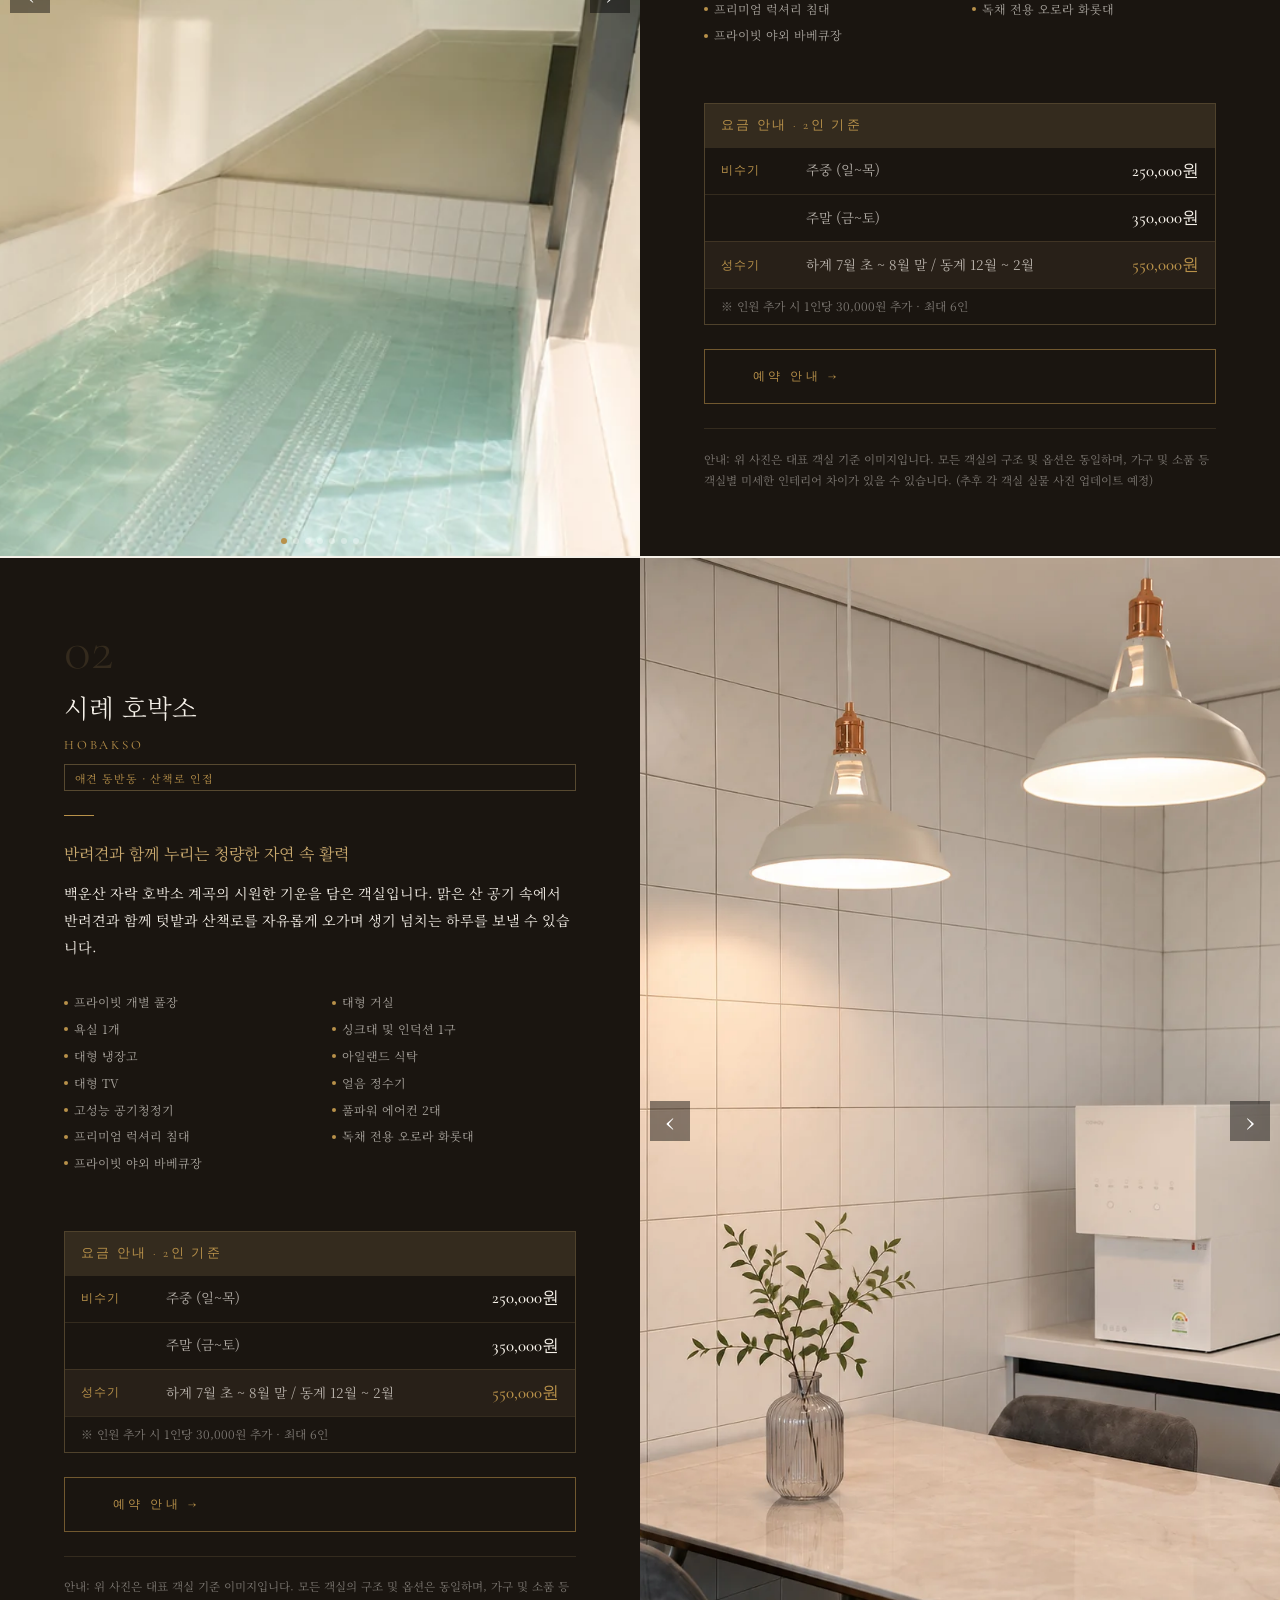
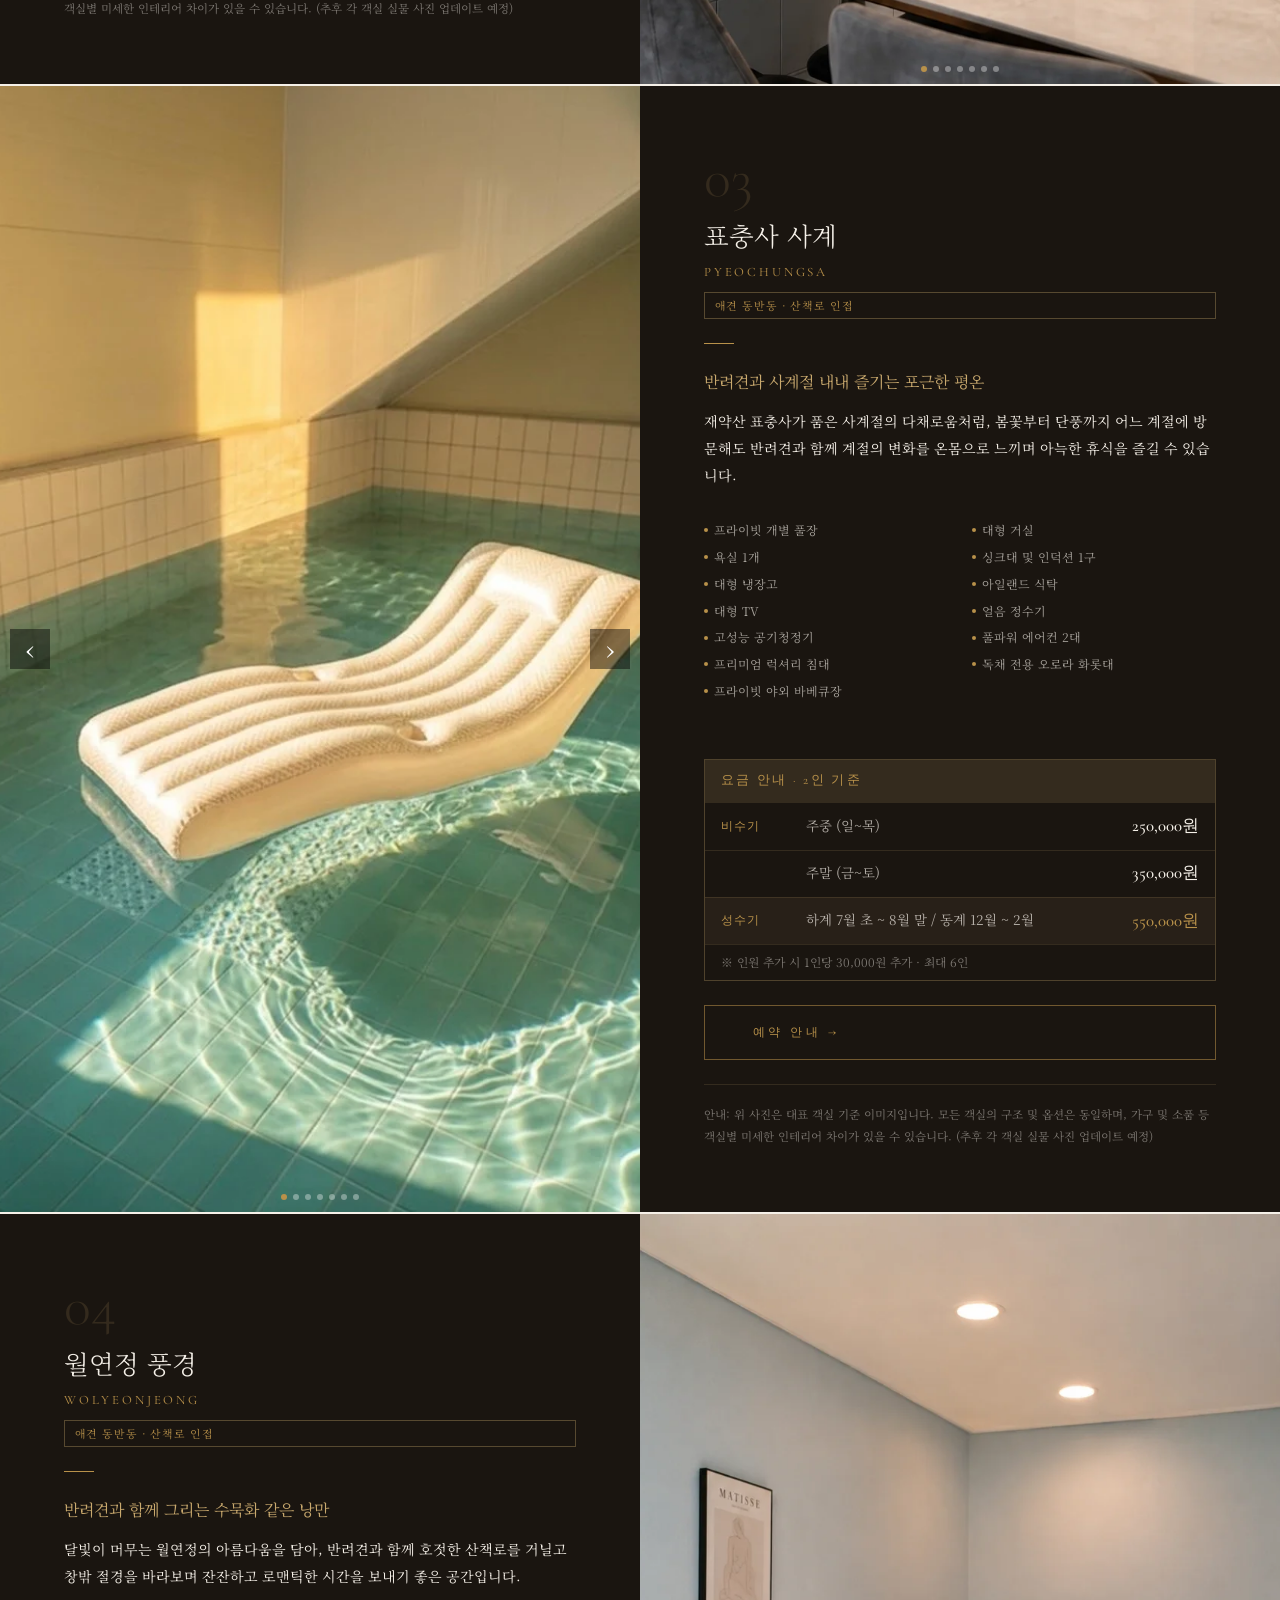
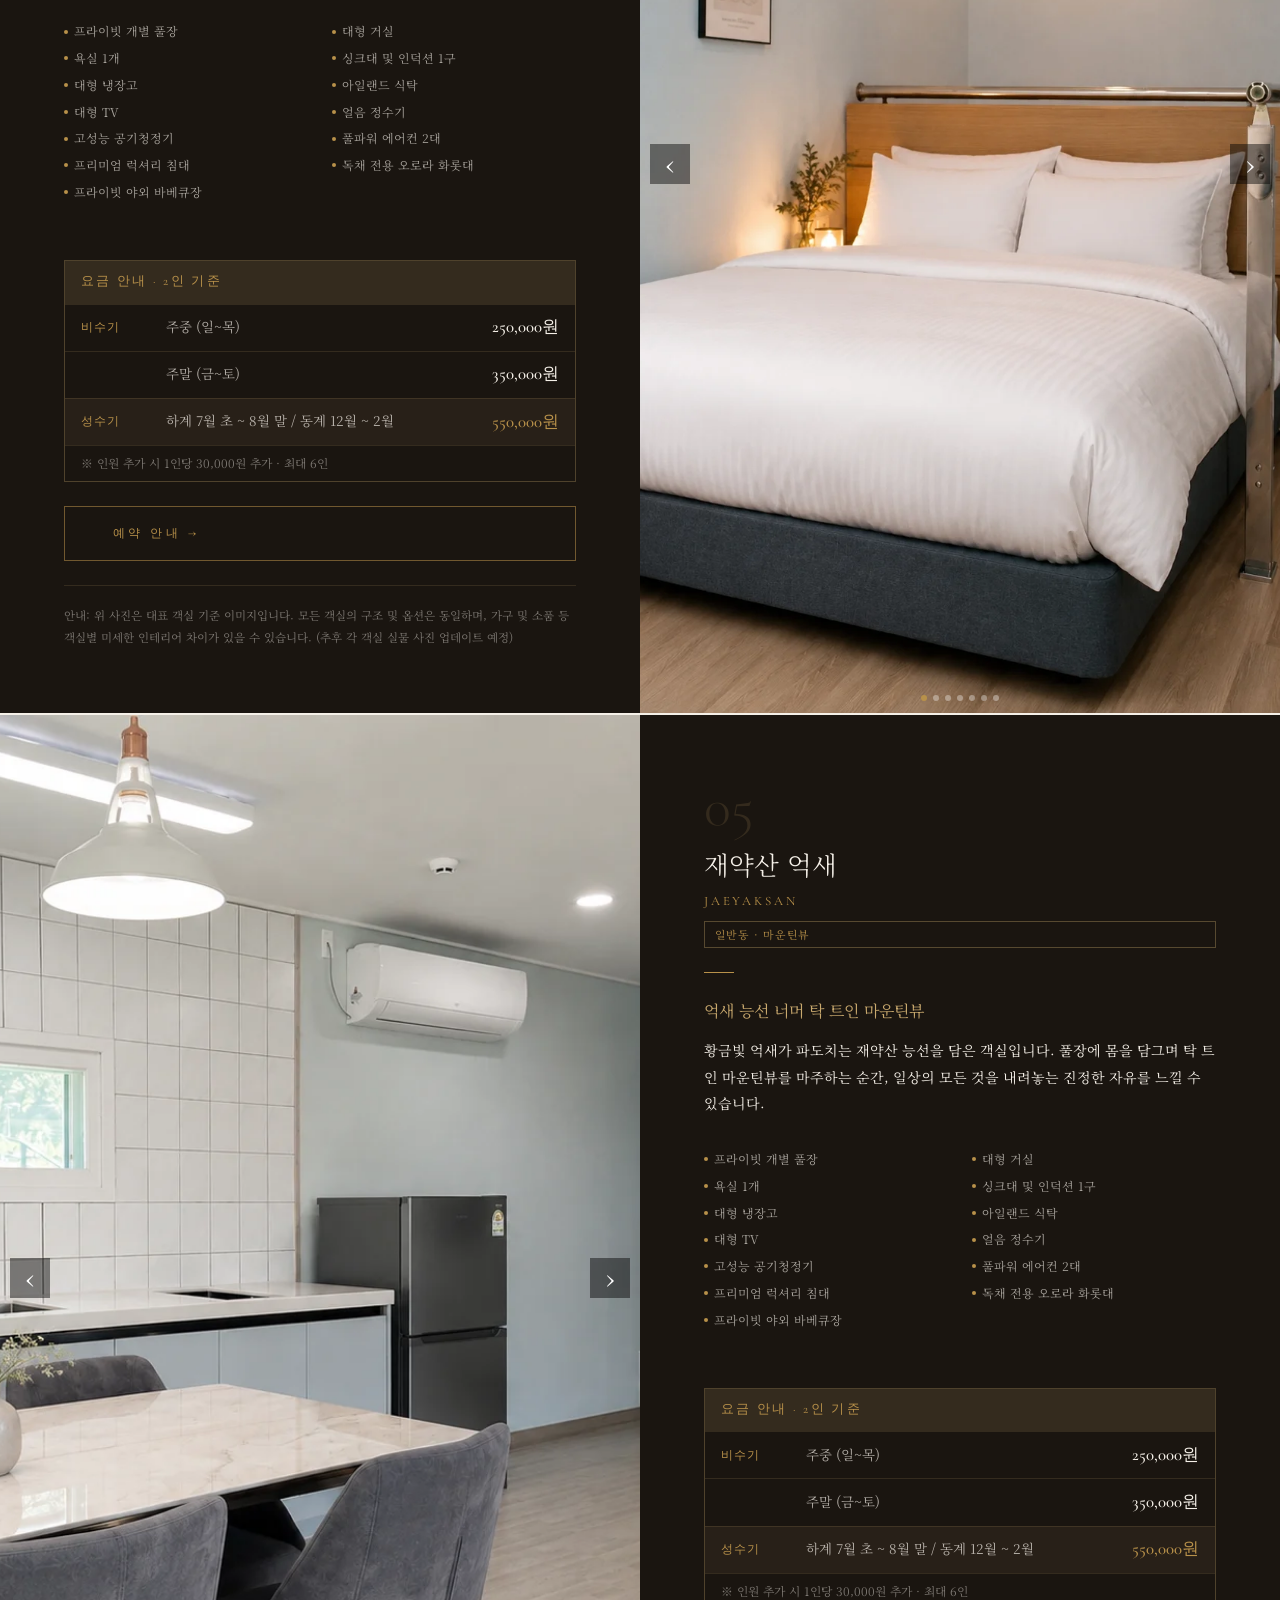
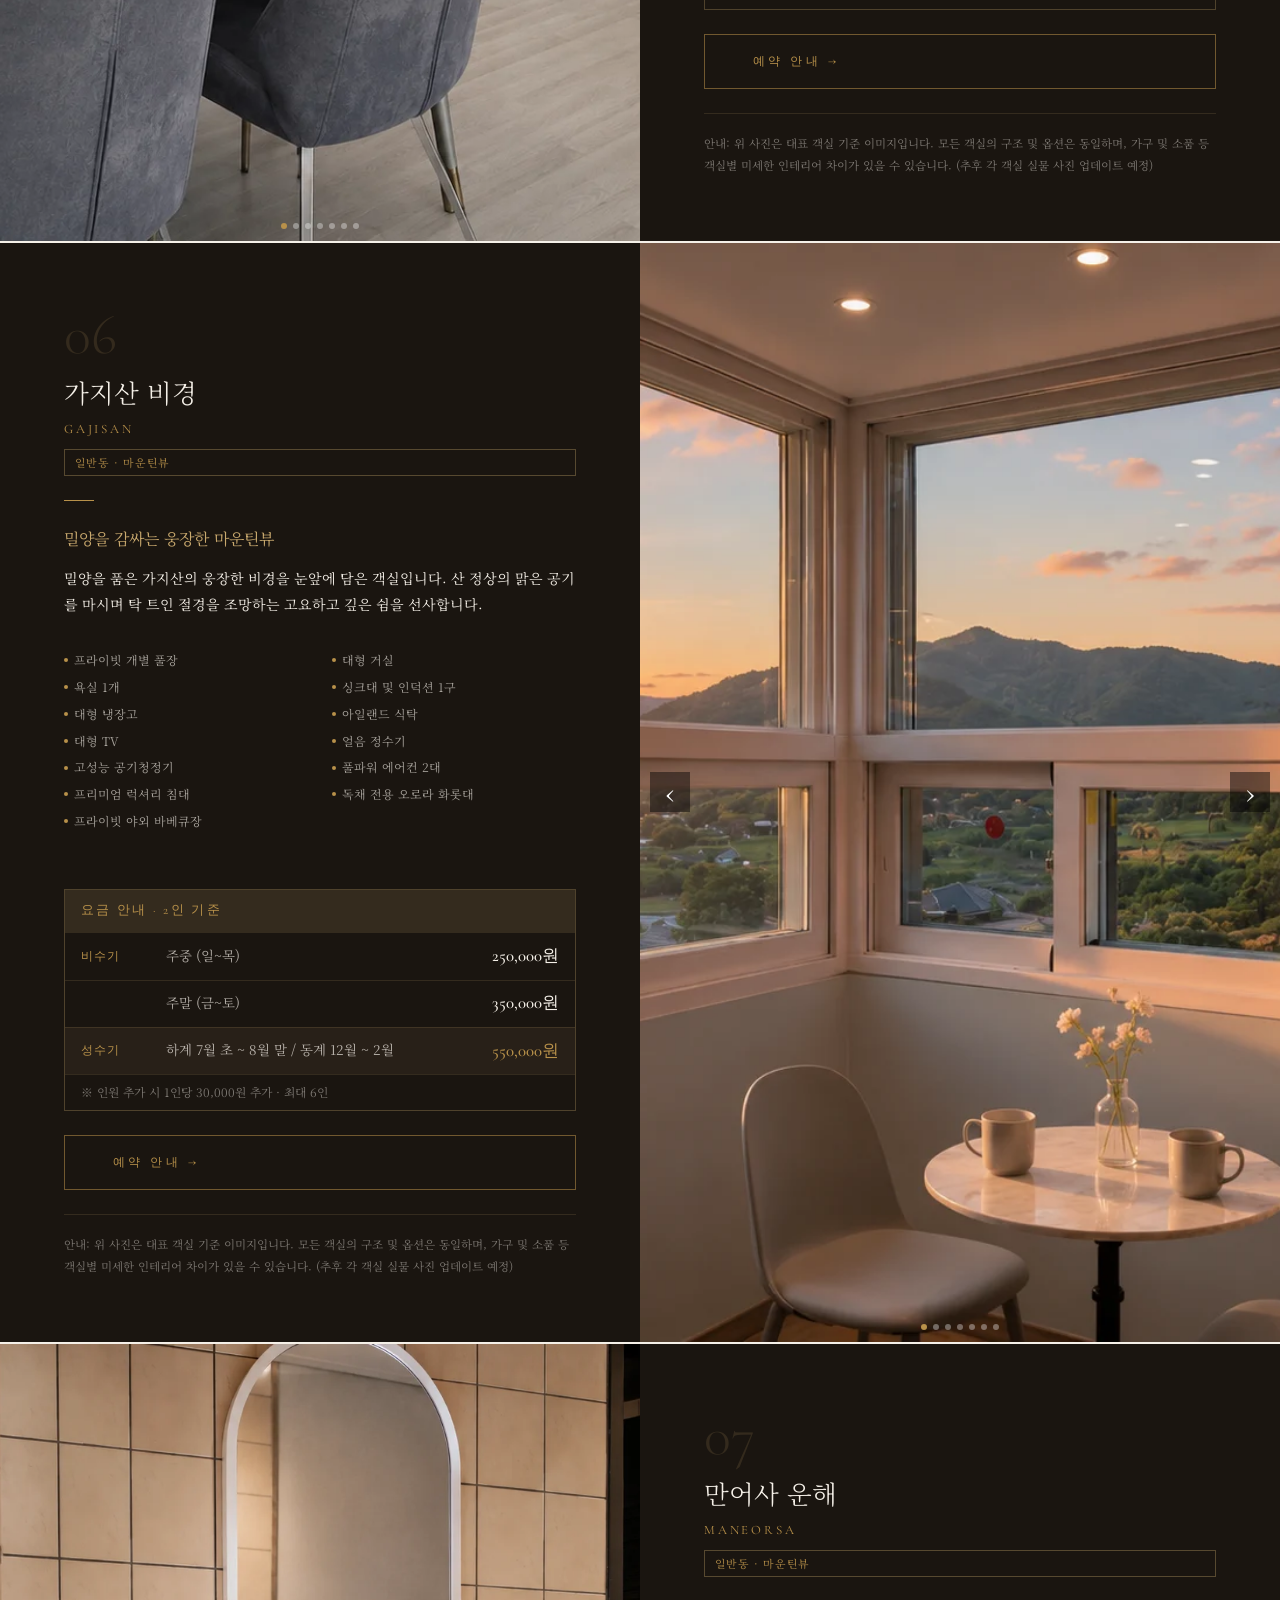
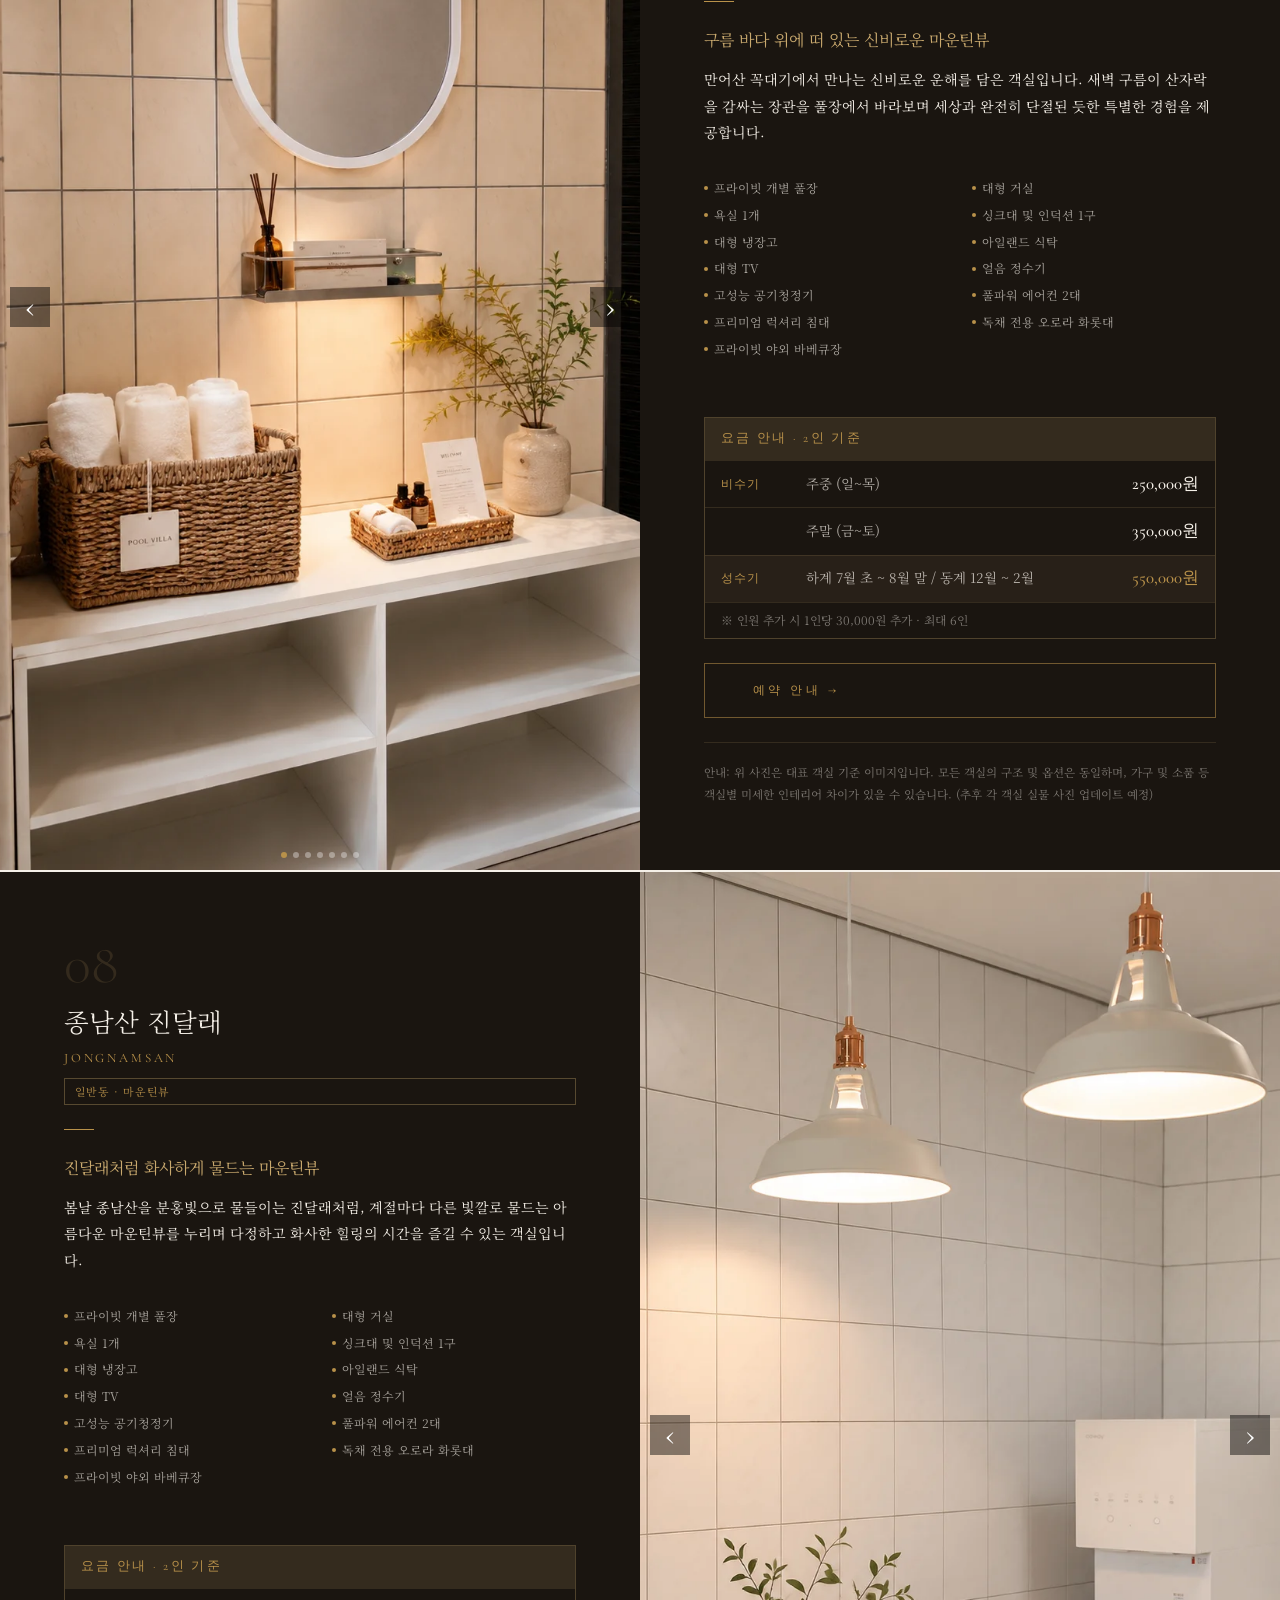
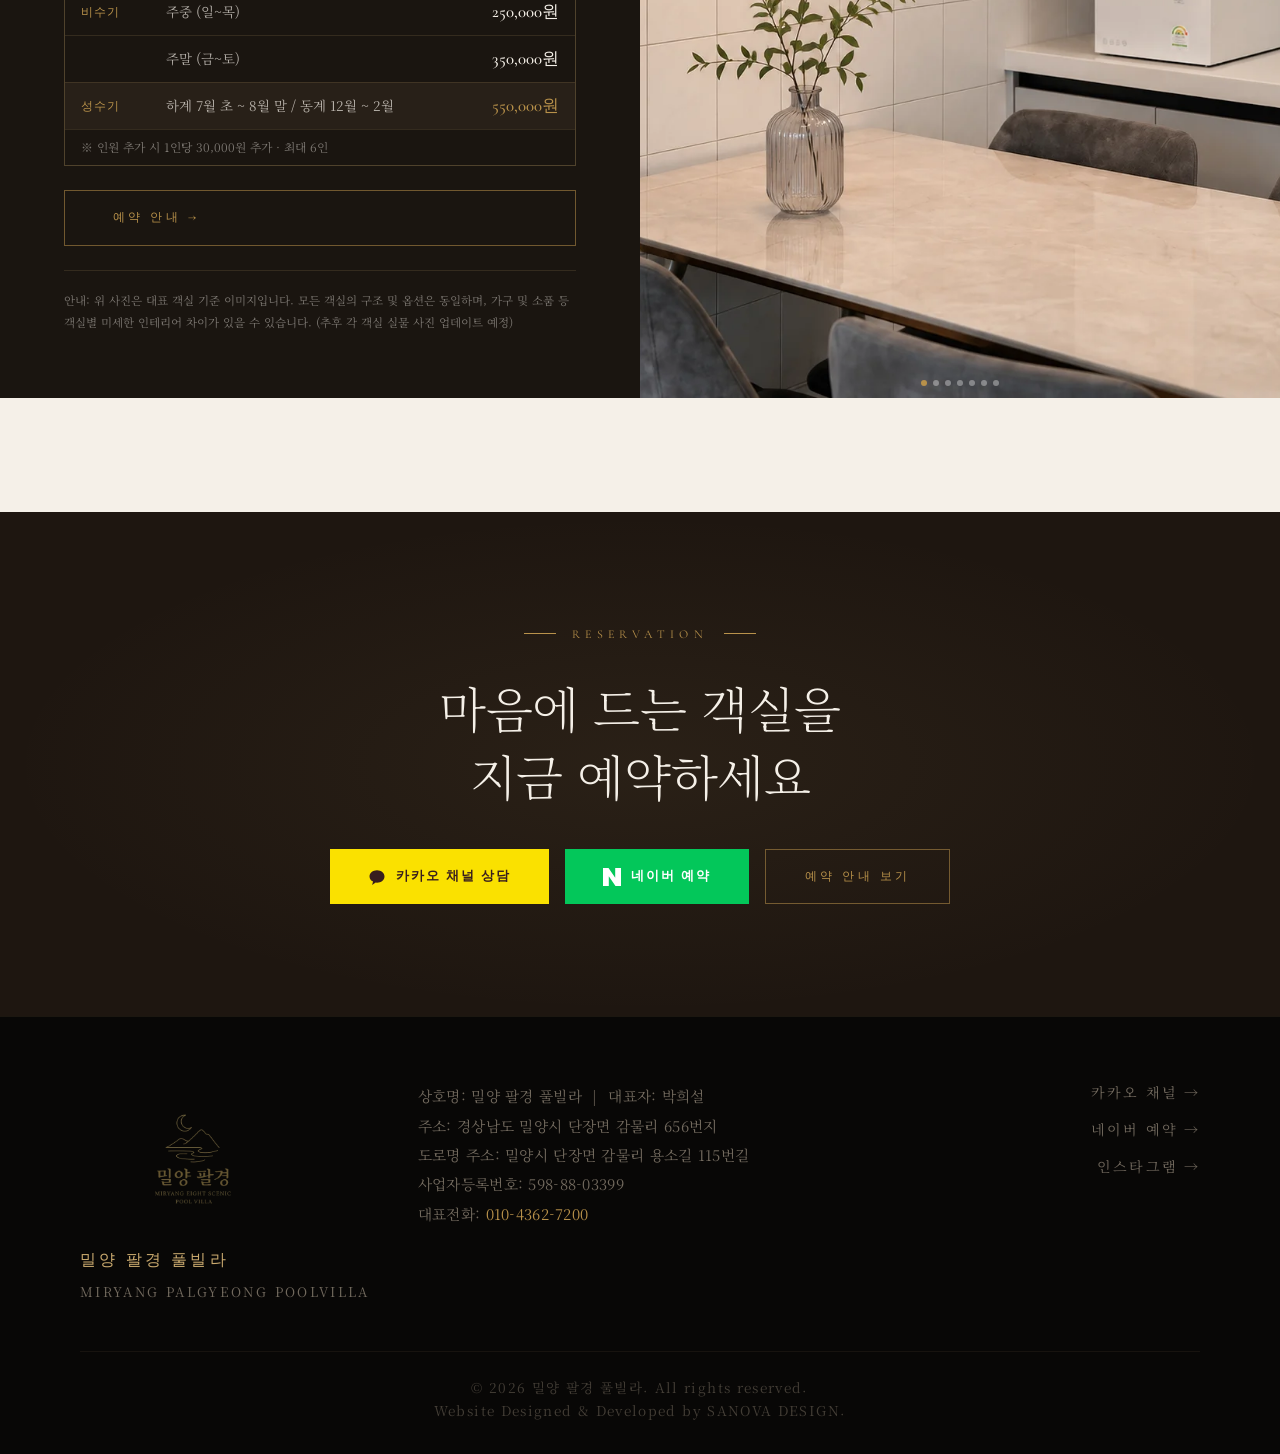
<file: rooms.html>
<!DOCTYPE html>
<html lang="ko">
<head>
  <meta charset="UTF-8">
  <meta name="viewport" content="width=device-width, initial-scale=1.0">
  <title>객실 안내 | 밀양 팔경 풀빌라 - 8개 독채 · 애견동반 · 마운틴뷰</title>
  <meta name="description" content="밀양 팔경을 담은 8개 독채 객실. 1~4동 애견동반 객실, 5~8동 마운틴뷰 객실. 개별 사계절 미온수 풀 완비. 비수기 주중 250,000원부터.">
  <meta name="keywords" content="밀양풀빌라객실, 밀양애견동반객실, 밀양마운틴뷰펜션, 밀양독채객실, 경남풀빌라객실, 밀양팔경객실">
  <meta name="robots" content="index, follow">
  <meta name="naver-site-verification" content="d8828d78ca87fd459df91ee46fcf4eb083f8dc3e" />
  <meta name="google-site-verification" content="k7VDaDN2hyHSy1rQnHbp0lMJuggbFdgUhjrAZ_7paZE" />
  <link rel="icon" href="brand-logo.webp" type="image/webp">
  <link rel="canonical" href="https://miryangpalgyeong.co.kr/rooms.html">
  <meta property="og:type" content="website">
  <meta property="og:url" content="https://miryangpalgyeong.co.kr/rooms.html">
  <meta property="og:title" content="객실 안내 | 밀양 팔경 풀빌라 - 8개 독채 · 애견동반 · 마운틴뷰">
  <meta property="og:description" content="밀양 팔경을 담은 8개 독채 객실. 1~4동 애견동반, 5~8동 마운틴뷰. 비수기 주중 250,000원부터.">
  <meta property="og:image" content="https://miryangpalgyeong.co.kr/brand-logo.webp">
  <meta property="og:locale" content="ko_KR">
  <meta property="og:site_name" content="밀양 팔경 풀빌라">
  <link rel="preconnect" href="https://fonts.googleapis.com">
  <link rel="preconnect" href="https://fonts.gstatic.com" crossorigin>
  <link href="https://fonts.googleapis.com/css2?family=Cormorant+Garamond:ital,wght@0,300;0,400;0,500;1,300&family=Noto+Serif+KR:wght@200;300;400&display=swap" rel="stylesheet">
  <link rel="stylesheet" href="css/style.css">
</head>
<body>

  <!-- NAVIGATION -->
  <nav class="nav scrolled">
    <div class="nav-logo">
      <span class="nav-logo-text">MIRYANG PALGYEONG POOLVILLA</span>
    </div>
    <div class="nav-links">
      <a href="index.html">HOME</a>
      <a href="rooms.html" class="active">ROOMS</a>
      <a href="special.html">SPECIAL</a>
      <a href="booking.html">RESERVATION</a>
      <a href="directions.html">LOCATION</a>
    </div>
    <button class="nav-hamburger" aria-label="메뉴 열기">
      <span></span><span></span><span></span>
    </button>
  </nav>

  <div class="mobile-menu">
    <button class="mobile-menu-close">✕</button>
    <a href="index.html">HOME</a>
    <a href="rooms.html">ROOMS</a>
    <a href="special.html">SPECIAL</a>
    <a href="booking.html">RESERVATION</a>
    <a href="directions.html">LOCATION</a>
  </div>

  <div class="floating-widget"></div>

  <!-- PAGE HERO -->
  <div class="page-hero">
    <div class="page-hero-overlay"></div>
    <img class="page-hero-img page-hero-img--crop-top" src="outdoor/room.webp" alt="객실">
    <div class="container page-hero-content">
      <p class="page-hero-label">8 SCENERY ROOMS</p>
      <h1 class="page-hero-title page-hero-title--sm">밀양의 팔경을<br>이름으로 담은 여덟 개의 독채</h1>
    </div>
  </div>

  <!-- ROOM SPEC BANNER -->
  <section style="background: var(--charcoal); padding: 4rem 0; border-bottom: 1px solid rgba(201,169,110,0.1);">
    <div class="container">
      <div class="room-amenity-grid reveal">
        <div style="padding: 2rem 0;">
          <div style="font-family:'Cormorant Garamond',Georgia,serif; font-size:0.92rem; letter-spacing:0.3em; color:var(--gold); margin-bottom:0.8rem;">1F AMENITIES</div>
          <div style="font-size:0.98rem; color:var(--body-text); line-height:2.1; font-weight:600;">프라이빗 풀장 · 대형 거실<br>인덕션 · 냉장고 · 아일랜드 식탁<br>대형 TV · 얼음 정수기 · 냉난방기</div>
        </div>
        <div style="border-left:1px solid rgba(201,169,110,0.15); border-right:1px solid rgba(201,169,110,0.15); padding: 2rem 0;">
          <div style="font-family:'Cormorant Garamond',Georgia,serif; font-size:0.92rem; letter-spacing:0.3em; color:var(--gold); margin-bottom:0.8rem;">2F AMENITIES</div>
          <div style="font-size:0.98rem; color:var(--body-text); line-height:2.1; font-weight:600;">프리미엄 럭셔리 침대<br>침실 전용 에어컨<br>테이블 & 의자 · 공기청정기 · 냉난방기</div>
        </div>
        <div style="padding: 2rem 0;">
          <div style="font-family:'Cormorant Garamond',Georgia,serif; font-size:0.92rem; letter-spacing:0.3em; color:var(--gold); margin-bottom:0.8rem;">OUTDOOR</div>
          <div style="font-size:0.98rem; color:var(--body-text); line-height:2.1; font-weight:600;">독채 전용 오로라 불멍 화롯대<br>프라이빗 야외 바베큐장</div>
        </div>
      </div>
    </div>
  </section>

  <!-- ROOM TYPE TABS -->
  <section style="background: var(--dark-bg); padding: 3rem 0 1rem;">
    <div class="container" style="text-align:center;">
      <p style="font-family:'Cormorant Garamond',Georgia,serif; font-size:1.1rem; letter-spacing:0.3em; color:var(--text-muted); text-transform:uppercase;">
        <span class="room-type-tag">애견 동반동 (ROOM 01–04) &nbsp;·&nbsp; 산책로 인접</span><span class="room-type-sep">&nbsp;&nbsp;|&nbsp;&nbsp;</span><span class="room-type-tag">일반동 (ROOM 05–08) &nbsp;·&nbsp; 마운티뷰</span>
      </p>
    </div>
  </section>

  <!-- ROOMS LIST -->
  <section class="room-detail-list"></section>

  <!-- BOOKING CTA -->
  <section class="booking-banner">
    <div class="container">
      <p class="booking-banner-subtitle">RESERVATION</p>
      <h2 class="booking-banner-title reveal">마음에 드는 객실을<br>지금 예약하세요</h2>
      <div class="booking-btns reveal" style="margin-top:2.5rem;">
        <a href="#" data-kakao class="booking-btn-kakao">
          <svg width="18" height="18" viewBox="0 0 24 24" fill="#381e1e"><path d="M12 3C6.48 3 2 6.69 2 11.25c0 2.88 1.88 5.41 4.72 6.87l-1.2 4.46L10.27 19.3A11.9 11.9 0 0 0 12 19.5c5.52 0 10-3.69 10-8.25S17.52 3 12 3z"/></svg>
          카카오 채널 상담
        </a>
        <a href="#" data-naver class="booking-btn-naver">
          <svg width="18" height="18" viewBox="0 0 24 24" fill="#fff"><path d="M16.273 12.845L7.376 0H0v24h7.727V11.155L16.624 24H24V0h-7.727z"/></svg>
          네이버 예약
        </a>
        <a href="booking.html" class="btn-outline" style="padding:1rem 2.4rem;">예약 안내 보기</a>
      </div>
    </div>
  </section>

  <!-- FOOTER -->
  <footer class="footer">
    <div class="container">
      <div class="footer-inner">
        <div class="footer-brand">
          <img src="nukki-logo.webp" alt="밀양 팔경 풀빌라 로고" style="height:150px;width:auto;margin-bottom:1rem;opacity:0.85;object-fit:contain;">
          <div class="footer-brand-name">밀양 팔경 풀빌라</div>
          <div class="footer-brand-en">MIRYANG PALGYEONG POOLVILLA</div>
        </div>
        <div class="footer-info"></div>
        <div class="footer-social">
          <a href="#" data-kakao>카카오 채널 →</a>
          <a href="#" data-naver>네이버 예약 →</a>
          <a href="#" target="_blank" rel="noopener">인스타그램 →</a>
        </div>
      </div>
      <div class="footer-bottom">
© 2026 밀양 팔경 풀빌라. All rights reserved.<br>
Website Designed & Developed by SANOVA DESIGN.      </div>
    </div>
  </footer>

  <script src="js/main.js"></script>
</body>
</html>
</file>
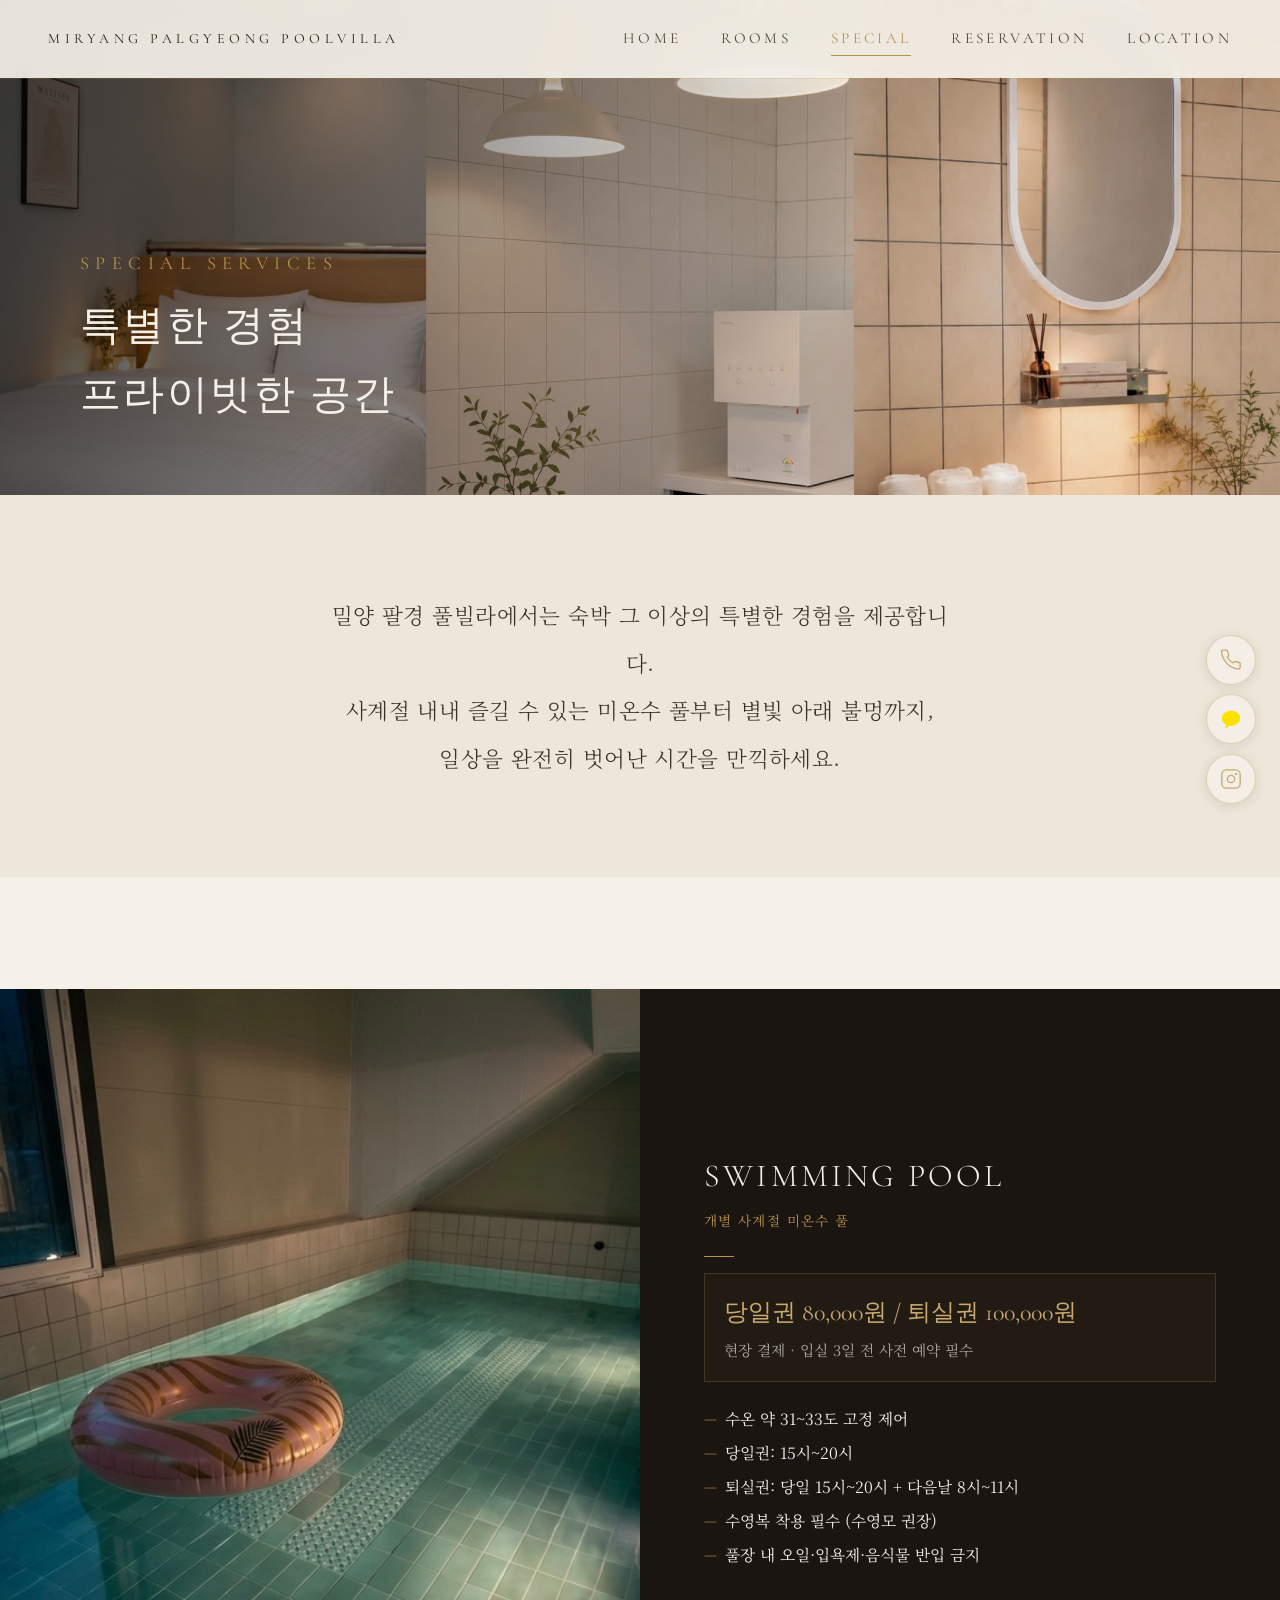
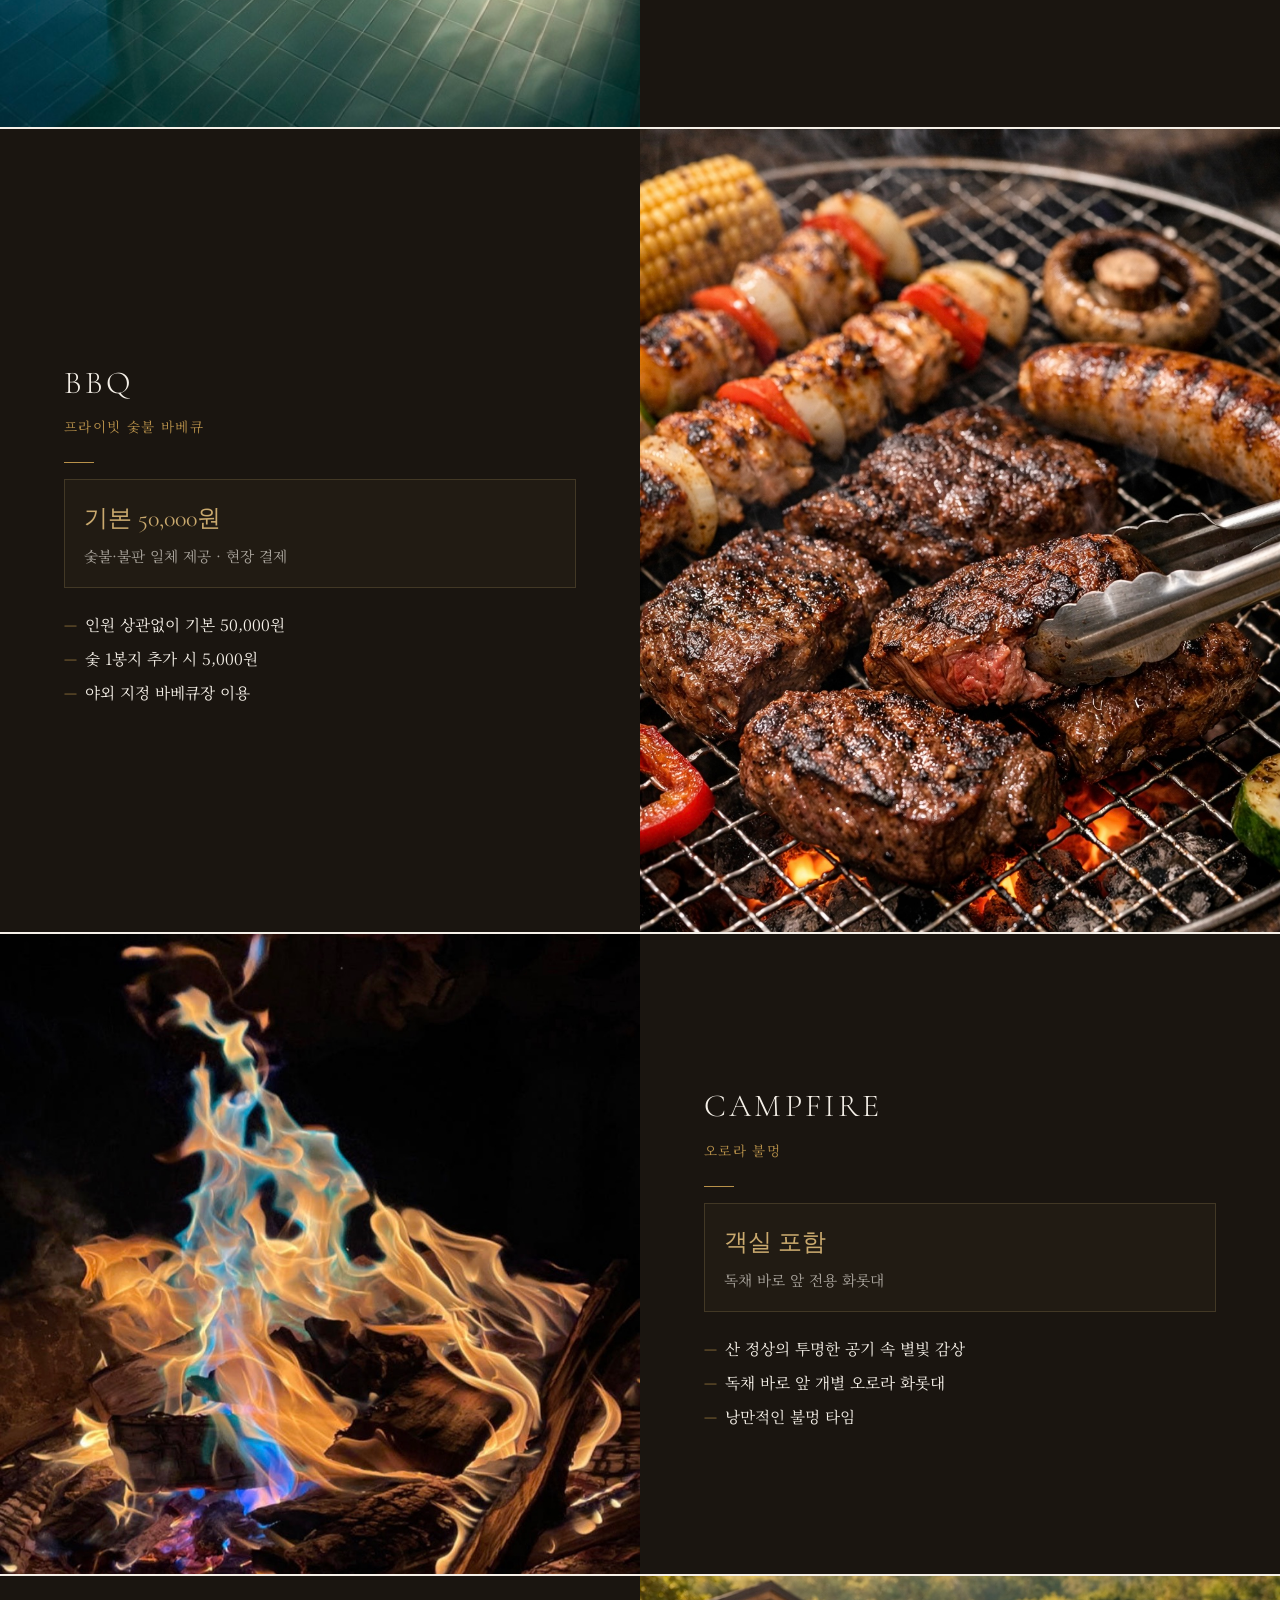
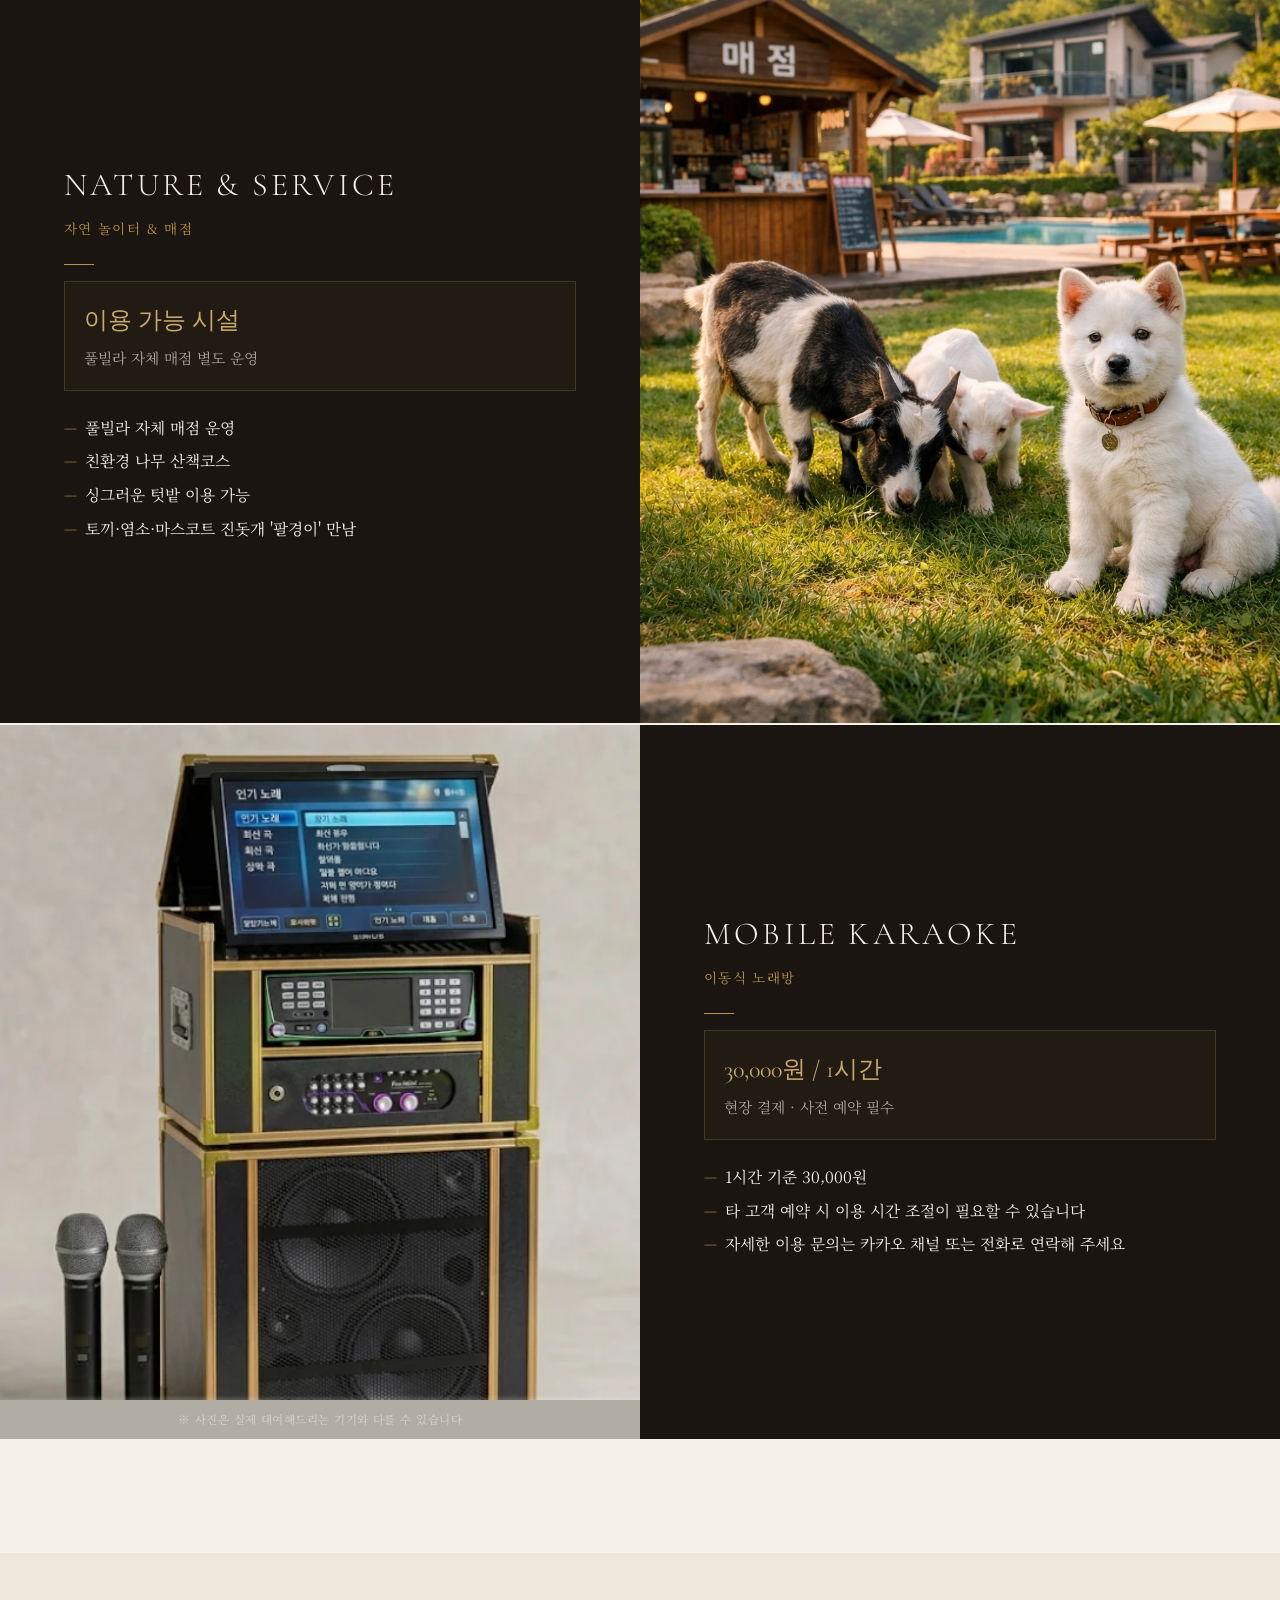
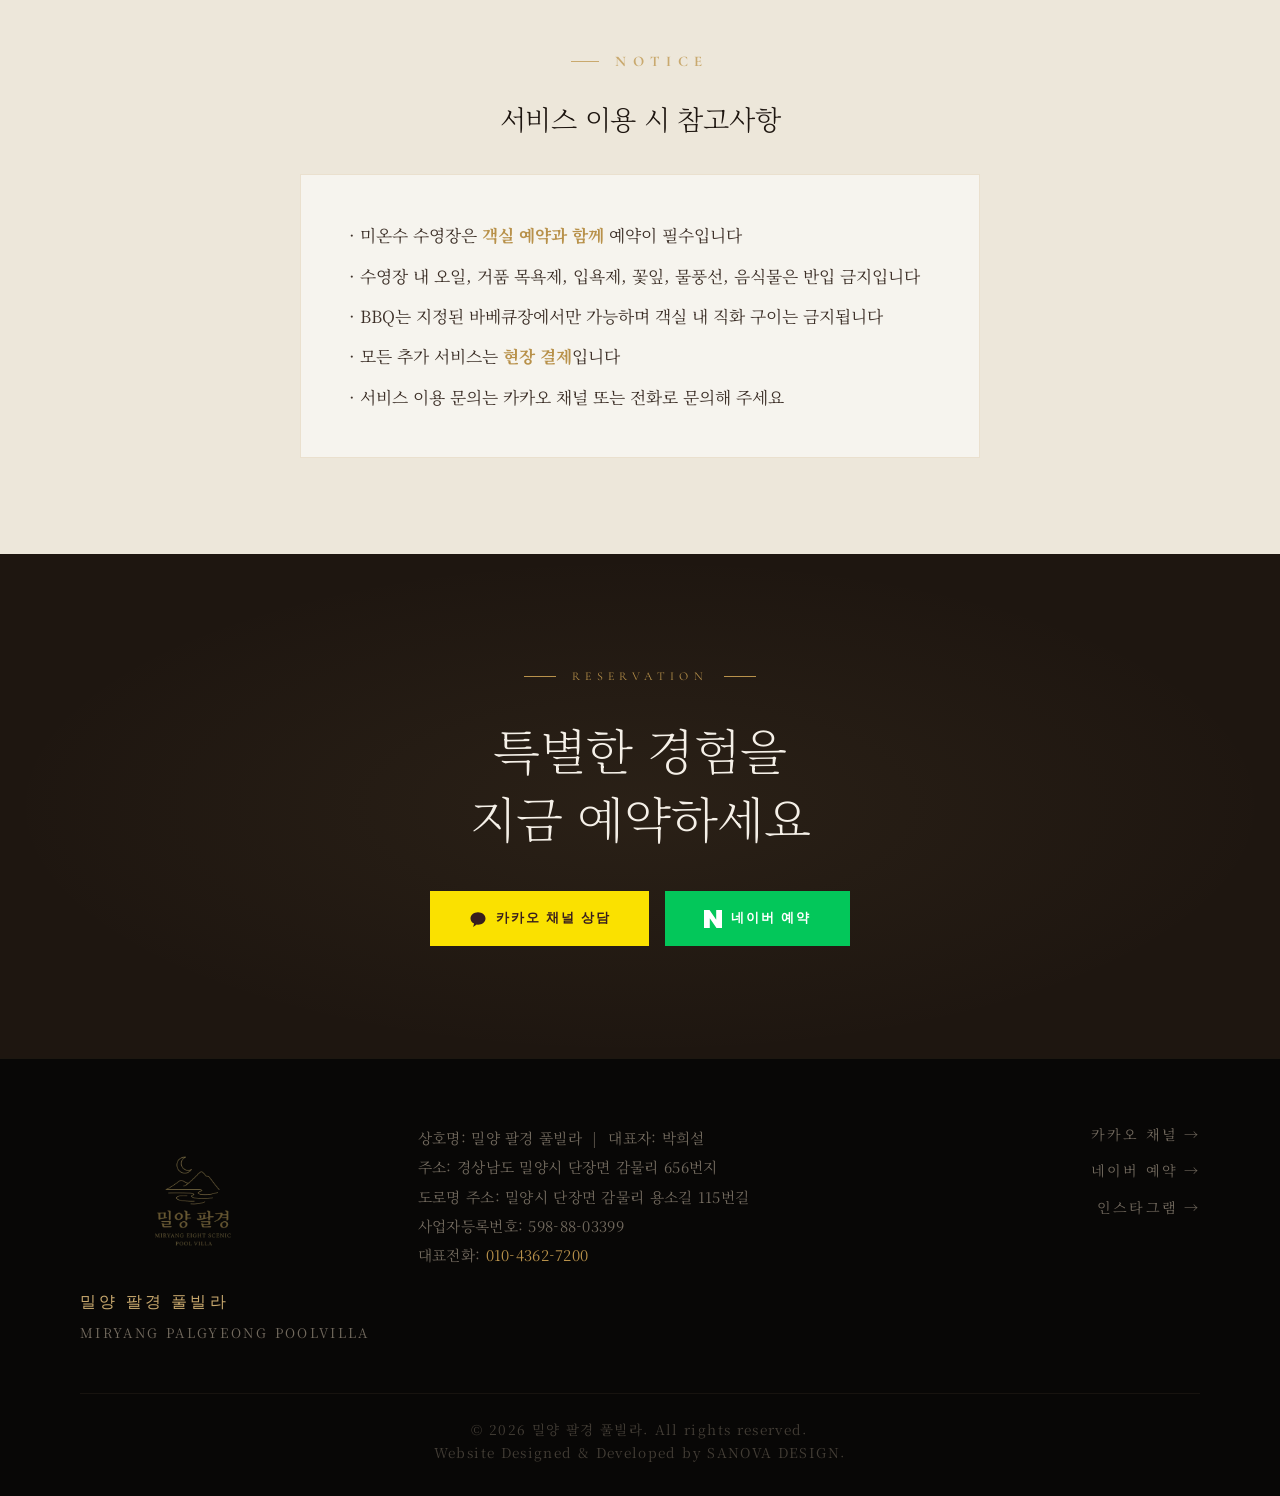
<file: special.html>
<!DOCTYPE html>
<html lang="ko">
<head>
  <meta charset="UTF-8">
  <meta name="viewport" content="width=device-width, initial-scale=1.0">
  <title>스페셜 서비스 | 밀양 팔경 풀빌라 - 프라이빗 풀·BBQ·캠프파이어</title>
  <meta name="description" content="밀양 팔경 풀빌라 스페셜 서비스. 프라이빗 수영장, 바베큐, 오로라 캠프파이어, 자연 스토어, 이동식 노래방. 독채에서 즐기는 잊지 못할 특별한 경험.">
  <meta name="keywords" content="밀양풀빌라BBQ, 밀양풀빌라캠프파이어, 밀양풀빌라서비스, 밀양풀빌라노래방, 경남풀빌라스페셜">
  <meta name="robots" content="index, follow">
  <meta name="naver-site-verification" content="d8828d78ca87fd459df91ee46fcf4eb083f8dc3e" />
  <meta name="google-site-verification" content="k7VDaDN2hyHSy1rQnHbp0lMJuggbFdgUhjrAZ_7paZE" />
  <link rel="icon" href="brand-logo.webp" type="image/webp">
  <link rel="canonical" href="https://miryangpalgyeong.co.kr/special.html">
  <meta property="og:type" content="website">
  <meta property="og:url" content="https://miryangpalgyeong.co.kr/special.html">
  <meta property="og:title" content="스페셜 서비스 | 밀양 팔경 풀빌라">
  <meta property="og:description" content="프라이빗 수영장, BBQ, 오로라 캠프파이어, 이동식 노래방. 밀양 팔경 풀빌라만의 특별한 경험.">
  <meta property="og:image" content="https://miryangpalgyeong.co.kr/brand-logo.webp">
  <meta property="og:locale" content="ko_KR">
  <meta property="og:site_name" content="밀양 팔경 풀빌라">
  <link rel="preconnect" href="https://fonts.googleapis.com">
  <link rel="preconnect" href="https://fonts.gstatic.com" crossorigin>
  <link href="https://fonts.googleapis.com/css2?family=Cormorant+Garamond:ital,wght@0,300;0,400;0,500;1,300&family=Noto+Serif+KR:wght@200;300;400&display=swap" rel="stylesheet">
  <link rel="stylesheet" href="css/style.css">
</head>
<body>

  <!-- NAVIGATION -->
  <nav class="nav scrolled">
    <div class="nav-logo">
      <span class="nav-logo-text">MIRYANG PALGYEONG POOLVILLA</span>
    </div>
    <div class="nav-links">
      <a href="index.html">HOME</a>
      <a href="rooms.html">ROOMS</a>
      <a href="special.html" class="active">SPECIAL</a>
      <a href="booking.html">RESERVATION</a>
      <a href="directions.html">LOCATION</a>
    </div>
    <button class="nav-hamburger" aria-label="메뉴 열기">
      <span></span><span></span><span></span>
    </button>
  </nav>

  <div class="mobile-menu">
    <button class="mobile-menu-close">✕</button>
    <a href="index.html">HOME</a>
    <a href="rooms.html">ROOMS</a>
    <a href="special.html">SPECIAL</a>
    <a href="booking.html">RESERVATION</a>
    <a href="directions.html">LOCATION</a>
  </div>

  <div class="floating-widget"></div>

  <!-- PAGE HERO -->
  <div class="page-hero">
    <img class="page-hero-img" src="special-services/special.webp" alt="스페셜 서비스" style="opacity:1;">
    <div style="position:absolute;inset:0;background:linear-gradient(to right, rgba(8,6,4,0.7) 0%, rgba(8,6,4,0.35) 40%, transparent 70%);z-index:1;"></div>
    <div class="container page-hero-content">
      <p class="page-hero-label">SPECIAL SERVICES</p>
      <h1 class="page-hero-title page-hero-title--sm">특별한 경험<br>프라이빗한 공간</h1>
    </div>
  </div>

  <!-- INTRO -->
  <section style="background: var(--charcoal); padding: 6rem 0; text-align:center;">
    <div class="container">
      <p class="special-intro-text reveal">
        밀양 팔경 풀빌라에서는 숙박 그 이상의 특별한 경험을 제공합니다.<br>
        사계절 내내 즐길 수 있는 미온수 풀부터 별빛 아래 불멍까지,<br>
        일상을 완전히 벗어난 시간을 만끽하세요.
      </p>
    </div>
  </section>

  <!-- SERVICES LIST -->
  <div class="services-section"></div>

  <!-- NOTE SECTION -->
  <section style="background: var(--charcoal); padding: 6rem 0;">
    <div class="container" style="max-width:760px; text-align:center;">
      <span class="section-label reveal" style="justify-content:center;">NOTICE</span>
      <h3 class="reveal" style="font-size:1.7rem; font-weight:300; color:var(--dark-text); margin-bottom:2rem; letter-spacing:-0.01em;">서비스 이용 시 참고사항</h3>
      <div class="reveal" style="font-size:1.05rem; color:var(--body-text); line-height:2.4; text-align:left; background:rgba(255,255,255,0.55); border:1px solid rgba(184,145,74,0.2); padding:2.5rem 3rem;">
        <p>· 미온수 수영장은 <strong style="color:var(--gold)">객실 예약과 함께</strong> 예약이 필수입니다</p>
        <p>· 수영장 내 오일, 거품 목욕제, 입욕제, 꽃잎, 물풍선, 음식물은 반입 금지입니다</p>
        <p>· BBQ는 지정된 바베큐장에서만 가능하며 객실 내 직화 구이는 금지됩니다</p>
        <p>· 모든 추가 서비스는 <strong style="color:var(--gold)">현장 결제</strong>입니다</p>
        <p>· 서비스 이용 문의는 카카오 채널 또는 전화로 문의해 주세요</p>
      </div>
    </div>
  </section>

  <!-- BOOKING CTA -->
  <section class="booking-banner">
    <div class="container">
      <p class="booking-banner-subtitle">RESERVATION</p>
      <h2 class="booking-banner-title reveal">특별한 경험을<br>지금 예약하세요</h2>
      <div class="booking-btns reveal" style="margin-top:2.5rem;">
        <a href="#" data-kakao class="booking-btn-kakao">
          <svg width="18" height="18" viewBox="0 0 24 24" fill="#381e1e"><path d="M12 3C6.48 3 2 6.69 2 11.25c0 2.88 1.88 5.41 4.72 6.87l-1.2 4.46L10.27 19.3A11.9 11.9 0 0 0 12 19.5c5.52 0 10-3.69 10-8.25S17.52 3 12 3z"/></svg>
          카카오 채널 상담
        </a>
        <a href="#" data-naver class="booking-btn-naver">
          <svg width="18" height="18" viewBox="0 0 24 24" fill="#fff"><path d="M16.273 12.845L7.376 0H0v24h7.727V11.155L16.624 24H24V0h-7.727z"/></svg>
          네이버 예약
        </a>
      </div>
    </div>
  </section>

  <!-- FOOTER -->
  <footer class="footer">
    <div class="container">
      <div class="footer-inner">
        <div class="footer-brand">
          <img src="nukki-logo.webp" alt="밀양 팔경 풀빌라 로고" style="height:150px;width:auto;margin-bottom:1rem;opacity:0.85;object-fit:contain;">
          <div class="footer-brand-name">밀양 팔경 풀빌라</div>
          <div class="footer-brand-en">MIRYANG PALGYEONG POOLVILLA</div>
        </div>
        <div class="footer-info"></div>
        <div class="footer-social">
          <a href="#" data-kakao>카카오 채널 →</a>
          <a href="#" data-naver>네이버 예약 →</a>
          <a href="#" target="_blank" rel="noopener">인스타그램 →</a>
        </div>
      </div>
      <div class="footer-bottom">
© 2026 밀양 팔경 풀빌라. All rights reserved.<br>
Website Designed & Developed by SANOVA DESIGN.      </div>
    </div>
  </footer>

  <script src="js/main.js"></script>
</body>
</html>
</file>
<file: css/style.css>
/* ===== RESET & BASE ===== */
*, *::before, *::after { box-sizing: border-box; margin: 0; padding: 0; }
html { scroll-behavior: smooth; font-size: 16px; }
body {
  font-family: 'Noto Serif KR', 'Noto Serif', Georgia, serif;
  background: #f5f0e8;
  color: #2c2218;
  line-height: 1.7;
  overflow-x: hidden;
}
img { display: block; width: 100%; object-fit: cover; }
a { text-decoration: none; color: inherit; }
ul, ol { list-style: none; }
button { border: none; background: none; cursor: pointer; font-family: inherit; }

/* ===== VARIABLES ===== */
:root {
  --cream:       #f5f0e8;   /* 메인 밝은 배경 */
  --cream-2:     #ede7da;   /* 섹션 교차 배경 */
  --cream-3:     #e4dace;   /* 더 깊은 크림 */
  --deep-wood:   #1a1510;   /* 어두운 강조 (booking/footer) */
  --dark-bg:     #f5f0e8;   /* 구 dark-bg → cream으로 */
  --charcoal:    #ede7da;   /* 구 charcoal → cream-2 */
  --warm-brown:  #d8cfc2;   /* placeholder 배경 */
  --dark-text:   #1e1610;   /* 주요 제목 텍스트 */
  --body-text:   #3d3028;   /* 본문 텍스트 */
  --gold:        #b8914a;   /* 크림 배경 위 골드 */
  --gold-light:  #c9a96e;   /* 밝은 골드 */
  --sand:        #5a4a3a;   /* 크림 위 중간 텍스트 */
  --off-white:   #f5f0e8;   /* 구 off-white → cream */
  --text-muted:  #8a7560;   /* 흐린 텍스트 */
  --nav-h: 78px;
  --transition: 0.4s cubic-bezier(0.25, 0.46, 0.45, 0.94);
}

/* ===== TYPOGRAPHY ===== */
.en-title {
  font-family: 'Cormorant Garamond', 'Playfair Display', Georgia, serif;
  font-weight: 300;
  letter-spacing: 0.15em;
  text-transform: uppercase;
}
.section-label {
  font-family: 'Cormorant Garamond', Georgia, serif;
  font-size: 0.92rem;
  letter-spacing: 0.45em;
  text-transform: uppercase;
  color: var(--gold-light);
  font-weight: 700;
  display: flex;
  align-items: center;
  gap: 1rem;
  margin-bottom: 1.4rem;
}
.section-label::before {
  content: '';
  display: inline-block;
  width: 28px;
  height: 1px;
  background: var(--gold-light);
  flex-shrink: 0;
}
.section-title {
  font-size: clamp(2rem, 4vw, 3.4rem);
  font-weight: 300;
  line-height: 1.35;
  color: var(--dark-text);
  letter-spacing: -0.01em;
}
.section-divider {
  width: 40px;
  height: 1px;
  background: var(--gold);
  margin: 1.8rem 0;
}

/* ===== NAVIGATION ===== */
.nav {
  position: fixed;
  top: 0; left: 0; right: 0;
  z-index: 1000;
  height: var(--nav-h);
  display: flex;
  align-items: center;
  padding: 0 3rem;
  transition: background var(--transition), backdrop-filter var(--transition), box-shadow var(--transition);
}
.nav.scrolled {
  background: rgba(245, 240, 232, 0.93);
  backdrop-filter: blur(18px) saturate(1.1);
  -webkit-backdrop-filter: blur(18px) saturate(1.1);
  box-shadow: 0 1px 0 rgba(184, 145, 74, 0.18);
}
.nav.scrolled .nav-links a {
  color: rgba(44, 34, 24, 0.8);
}
.nav.scrolled .nav-links a:hover,
.nav.scrolled .nav-links a.active {
  color: var(--gold);
}
.nav.scrolled .nav-logo-text {
  color: #2c2218;
}
.nav.scrolled .nav-hamburger span {
  background: #2c2218;
}
.nav-links {
  display: flex;
  gap: 2.5rem;
  align-items: center;
  margin-left: auto;
}
.nav-links a {
  font-family: 'Cormorant Garamond', Georgia, serif;
  font-size: 0.95rem;
  letter-spacing: 0.22em;
  text-transform: uppercase;
  color: rgba(240, 235, 226, 0.8);
  transition: color 0.3s;
  position: relative;
}
.nav-links a::after {
  content: '';
  position: absolute;
  bottom: -4px; left: 0;
  width: 0; height: 1px;
  background: var(--gold);
  transition: width 0.3s;
}
.nav-links a:hover { color: var(--gold-light); }
.nav-links a:hover::after, .nav-links a.active::after { width: 100%; }
.nav-links a.active { color: var(--gold-light); }
.nav-logo {
  display: flex;
  align-items: center;
}
.nav-logo img {
  height: 62px;
  width: auto;
  object-fit: contain;
}
.nav-logo-text {
  font-family: 'Cormorant Garamond', Georgia, serif;
  font-size: 0.88rem;
  letter-spacing: 0.32em;
  text-transform: uppercase;
  color: rgba(240, 235, 226, 0.92);
  font-weight: 400;
  line-height: 1;
  white-space: nowrap;
}

/* Hamburger mobile */
.nav-hamburger {
  display: none;
  flex-direction: column;
  gap: 5px;
  padding: 4px;
}
.nav-hamburger span {
  display: block;
  width: 22px;
  height: 1.5px;
  background: var(--off-white);
  transition: all 0.3s;
}
.mobile-menu {
  display: none;
  position: fixed;
  inset: 0;
  background: rgba(10, 9, 8, 0.97);
  z-index: 999;
  flex-direction: column;
  align-items: center;
  justify-content: center;
  gap: 2.5rem;
}
.mobile-menu.open { display: flex; }
.mobile-menu a {
  font-family: 'Cormorant Garamond', Georgia, serif;
  font-size: 1.6rem;
  letter-spacing: 0.2em;
  color: var(--off-white);
  transition: color 0.3s;
}
.mobile-menu a:hover { color: var(--gold); }
.mobile-menu-close {
  position: absolute;
  top: 1.5rem; right: 2rem;
  font-size: 2rem;
  color: var(--sand);
  cursor: pointer;
}

/* ===== FLOATING WIDGET ===== */
.floating-widget {
  position: fixed;
  right: 1.5rem;
  bottom: 6rem;
  z-index: 900;
  display: flex;
  flex-direction: column;
  gap: 0.6rem;
}
.fw-btn {
  width: 50px; height: 50px;
  border-radius: 50%;
  display: flex;
  align-items: center;
  justify-content: center;
  background: rgba(245, 240, 232, 0.88);
  border: 1px solid rgba(184, 145, 74, 0.35);
  backdrop-filter: blur(10px);
  box-shadow: 0 2px 12px rgba(44,34,24,0.12);
  transition: all 0.3s;
  cursor: pointer;
}
.fw-btn:hover {
  background: #fff;
  border-color: var(--gold);
  transform: scale(1.08);
  box-shadow: 0 4px 20px rgba(44,34,24,0.18);
}
.fw-btn svg, .fw-btn img { width: 22px; height: 22px; }
.fw-label {
  position: absolute;
  right: 58px;
  white-space: nowrap;
  background: rgba(245,240,232,0.95);
  border: 1px solid rgba(184,145,74,0.3);
  color: var(--dark-text);
  font-size: 0.7rem;
  letter-spacing: 0.05em;
  padding: 0.3rem 0.7rem;
  border-radius: 4px;
  opacity: 0;
  pointer-events: none;
  transition: opacity 0.2s;
  box-shadow: 0 2px 8px rgba(44,34,24,0.1);
}
.fw-btn:hover .fw-label { opacity: 1; }

/* ===== HERO SLIDER ===== */
.hero {
  position: relative;
  height: 100vh;
  min-height: 700px;
  overflow: hidden;
}
.hero-slide {
  position: absolute;
  inset: 0;
  opacity: 0;
  transition: opacity 0.7s ease;
  will-change: opacity;
}
.hero-slide.active { opacity: 1; }
.hero-slide img {
  width: 100%; height: 100%;
  object-fit: cover;
  object-position: center top;
}
.hero-overlay {
  position: absolute;
  inset: 0;
  background: linear-gradient(
    to bottom,
    rgba(10, 9, 8, 0.2) 0%,
    rgba(10, 9, 8, 0.1) 40%,
    rgba(10, 9, 8, 0.6) 80%,
    rgba(10, 9, 8, 0.85) 100%
  );
}
.hero-content {
  position: absolute;
  bottom: 13%;
  left: 50%;
  transform: translateX(-50%);
  text-align: center;
  width: 90%;
  max-width: 780px;
}

.hero-eyebrow {
  position: absolute;
  top: calc(var(--nav-h) + 3rem);
  left: 0;
  width: 100%;
  display: flex;
  justify-content: center;
  align-items: center;
  gap: 1.2rem;
  font-family: 'Cormorant Garamond', Georgia, serif;
  font-size: 1.35rem;
  font-weight: 500;
  letter-spacing: 0.42em;
  text-transform: uppercase;
  color: var(--off-white);
  animation: fadeUp 1.2s ease both 0.3s;
  z-index: 2;
}
.hero-eyebrow::before,
.hero-eyebrow::after {
  content: '';
  display: block;
  width: 56px;
  height: 1px;
  background: var(--gold);
  flex-shrink: 0;
}
.hero-headline {
  font-family: 'Noto Serif KR', serif;
  font-size: clamp(2.2rem, 5.5vw, 4.5rem);
  font-weight: 200;
  line-height: 1.2;
  color: var(--off-white);
  margin-bottom: 0.6rem;
  animation: fadeUp 1.2s ease both 0.7s;
}
.hero-sub {
  font-size: clamp(1.05rem, 2.2vw, 1.35rem);
  font-weight: 300;
  color: rgba(240,235,226,0.72);
  letter-spacing: 0.06em;
  margin-bottom: 2.2rem;
  animation: fadeUp 1.2s ease both 0.85s;
  line-height: 1.9;
}
.hero-cta-group {
  display: flex;
  gap: 1rem;
  justify-content: center;
  flex-wrap: wrap;
  animation: fadeUp 1.2s ease both 1s;
}
.hero-cta {
  display: inline-block;
  padding: 0.9rem 2.8rem;
  border: 1px solid rgba(201,169,110,0.6);
  color: var(--gold-light);
  font-family: 'Cormorant Garamond', Georgia, serif;
  font-size: 0.8rem;
  letter-spacing: 0.28em;
  text-transform: uppercase;
  transition: all 0.35s;
}
.hero-cta:hover {
  background: rgba(201,169,110,0.15);
  border-color: var(--gold);
  color: var(--off-white);
}
.hero-cta-solid {
  background: var(--gold);
  border-color: var(--gold);
  color: var(--deep-wood);
  font-weight: 600;
}
.hero-cta-solid:hover {
  background: var(--gold-light);
  border-color: var(--gold-light);
  color: var(--deep-wood);
}
.hero-dots {
  position: absolute;
  bottom: 2rem;
  left: 50%;
  transform: translateX(-50%);
  display: flex;
  gap: 0.5rem;
}
.hero-dot {
  width: 24px; height: 2px;
  background: rgba(240,235,226,0.3);
  cursor: pointer;
  transition: background 0.3s, width 0.3s;
}
.hero-dot.active {
  background: var(--gold);
  width: 40px;
}
.hero-scroll-hint {
  position: absolute;
  bottom: 3rem;
  left: 2.5rem;
  display: flex;
  flex-direction: column;
  align-items: center;
  gap: 0.4rem;
  opacity: 0.5;
}
.hero-scroll-hint span {
  font-size: 0.6rem;
  letter-spacing: 0.3em;
  text-transform: uppercase;
  color: var(--sand);
  writing-mode: vertical-lr;
}
.scroll-line {
  width: 1px;
  height: 40px;
  background: linear-gradient(to bottom, var(--gold), transparent);
  animation: scrollDown 1.5s ease infinite;
}

/* ===== SECTIONS COMMON ===== */
.section { padding: 8rem 0; }
.container {
  max-width: 1200px;
  margin: 0 auto;
  padding: 0 2.5rem;
}
.container-wide {
  max-width: 1400px;
  margin: 0 auto;
  padding: 0 2rem;
}

/* ===== INTRO SECTION ===== */
.intro-section {
  background: var(--cream-2);
  padding: 10rem 0;
}
.intro-grid {
  display: grid;
  grid-template-columns: 1.1fr 0.9fr;
  gap: 7rem;
  align-items: center;
}
.intro-copy {
  font-size: clamp(1.5rem, 2.4vw, 2.1rem);
  font-weight: 300;
  line-height: 1.6;
  color: var(--dark-text);
  white-space: pre-line;
  margin-bottom: 2rem;
  letter-spacing: -0.01em;
}
.intro-body {
  font-size: 1.15rem;
  color: var(--body-text);
  line-height: 2.1;
  white-space: pre-line;
  margin-bottom: 1.4rem;
  padding-left: 0.9rem;
  border-left: 2px solid var(--gold);
}
.intro-sub {
  font-size: 1.05rem;
  color: var(--text-muted);
  line-height: 2;
  padding-left: 0.9rem;
}
br.m-br { display: none; }
.intro-right {
  display: flex;
  align-items: stretch;
}
.intro-logo-wrap {
  display: flex;
  justify-content: center;
  align-items: center;
  padding: 2.5rem;
  border: 1px solid rgba(184,145,74,0.25);
  background: rgba(245,240,232,0.7);
  width: 100%;
}
.intro-logo-wrap img {
  width: 100%;
  height: auto;
  display: block;
  object-fit: contain;
  object-position: center;
}
.intro-features-row {
  display: grid;
  grid-template-columns: repeat(4, 1fr);
  gap: 1.2rem;
  margin-top: 4rem;
}
.intro-features {
  /* rendered into .intro-features-row */
}
.feature-item {
  display: flex;
  flex-direction: column;
  gap: 0.35rem;
  padding: 1.4rem 1.6rem;
  background: var(--cream);
  border: 1px solid rgba(184,145,74,0.15);
  border-left: 2px solid rgba(184,145,74,0.5);
  transition: border-color 0.3s, background 0.3s, box-shadow 0.3s;
}
.feature-item:hover {
  border-left-color: var(--gold);
  background: #fff;
  box-shadow: 0 4px 20px rgba(44,34,24,0.07);
}
.feature-icon { font-size: 1.4rem; }
.feature-label {
  font-family: 'Noto Serif KR', serif;
  font-size: 1.05rem;
  font-weight: 600;
  color: var(--dark-text);
  letter-spacing: 0.02em;
}
.feature-desc {
  font-size: 0.96rem;
  color: var(--text-muted);
}

/* ===== ROOMS PREVIEW ===== */
.rooms-section {
  background: var(--cream);
  padding: 9rem 0;
}
.rooms-header {
  text-align: center;
  margin-bottom: 5rem;
  max-width: 680px;
  margin-left: auto;
  margin-right: auto;
  padding: 3.5rem 4rem;
  background: rgba(255,255,255,0.62);
  border: 1px solid rgba(184,145,74,0.22);
  backdrop-filter: blur(6px);
  -webkit-backdrop-filter: blur(6px);
}
/* 공용 섹션 헤딩 카드 */
.heading-glass {
  display: inline-block;
  padding: 3rem 4rem;
  background: rgba(255,255,255,0.62);
  border: 1px solid rgba(184,145,74,0.22);
  backdrop-filter: blur(6px);
  -webkit-backdrop-filter: blur(6px);
  text-align: center;
}
.rooms-grid {
  display: grid;
  grid-template-columns: repeat(4, 1fr);
  gap: 1.5px;
}
.room-card {
  position: relative;
  overflow: hidden;
  aspect-ratio: 3/4;
  cursor: pointer;
  background: var(--charcoal);
}
.room-card-img {
  width: 100%; height: 100%;
  object-fit: cover;
  transition: transform 0.8s ease;
}
.room-card-placeholder {
  width: 100%; height: 100%;
  background: linear-gradient(135deg, #ddd4c4 0%, #cec4b0 50%, #ddd4c4 100%);
  display: flex;
  flex-direction: column;
  align-items: center;
  justify-content: center;
  gap: 0.6rem;
  color: #8a7560;
}
.room-card-placeholder span { font-size: 0.75rem; letter-spacing: 0.1em; }
.room-card:hover .room-card-img { transform: scale(1.06); }
.room-card-overlay {
  position: absolute;
  inset: 0;
  background: linear-gradient(to top, rgba(10,9,8,0.92) 0%, rgba(10,9,8,0) 55%);
  display: flex;
  flex-direction: column;
  justify-content: flex-end;
  padding: 1.8rem 1.5rem;
  transition: background 0.4s;
}
.room-card:hover .room-card-overlay {
  background: linear-gradient(to top, rgba(10,9,8,0.96) 0%, rgba(10,9,8,0.2) 55%);
}
.room-card-num {
  font-family: 'Cormorant Garamond', Georgia, serif;
  font-size: 0.85rem;
  letter-spacing: 0.3em;
  color: var(--gold);
  margin-bottom: 0.3rem;
}
.room-card-name {
  font-family: 'Noto Serif KR', serif;
  font-size: 1.05rem;
  font-weight: 400;
  color: var(--off-white);
  margin-bottom: 0.2rem;
}
.room-card-en {
  font-family: 'Cormorant Garamond', Georgia, serif;
  font-size: 0.9rem;
  letter-spacing: 0.18em;
  color: var(--text-muted);
  margin-bottom: 0.5rem;
}
.room-card-type {
  display: inline-block;
  font-size: 0.85rem;
  letter-spacing: 0.08em;
  color: var(--gold);
  border: 1px solid rgba(201,169,110,0.4);
  padding: 0.15rem 0.5rem;
  margin-bottom: 0.8rem;
}
.room-card-concept {
  font-size: 0.96rem;
  font-weight: 600;
  color: var(--off-white);
  opacity: 0;
  transform: translateY(8px);
  transition: all 0.3s ease 0.05s;
  line-height: 1.5;
}
.room-card:hover .room-card-concept {
  opacity: 1;
  transform: translateY(0);
}
.room-card-arrow {
  position: absolute;
  top: 1.2rem; right: 1.2rem;
  width: 32px; height: 32px;
  border: 1px solid rgba(201,169,110,0.3);
  border-radius: 50%;
  display: flex;
  align-items: center;
  justify-content: center;
  color: var(--gold);
  font-size: 0.8rem;
  opacity: 0;
  transition: opacity 0.3s;
}
.room-card:hover .room-card-arrow { opacity: 1; }
.rooms-cta-wrap {
  text-align: center;
  margin-top: 4rem;
}
.btn-outline {
  display: inline-block;
  padding: 1rem 3rem;
  border: 1px solid rgba(184,145,74,0.55);
  color: var(--gold);
  font-family: 'Cormorant Garamond', Georgia, serif;
  font-size: 0.78rem;
  letter-spacing: 0.28em;
  text-transform: uppercase;
  transition: all 0.35s;
}
.btn-outline:hover {
  background: rgba(184,145,74,0.1);
  border-color: var(--gold);
  color: var(--dark-text);
}
.btn-solid {
  display: inline-block;
  padding: 1rem 3rem;
  background: var(--gold);
  color: var(--deep-wood);
  font-family: 'Cormorant Garamond', Georgia, serif;
  font-size: 0.78rem;
  letter-spacing: 0.28em;
  text-transform: uppercase;
  font-weight: 600;
  transition: all 0.35s;
}
.btn-solid:hover { background: var(--gold-light); }

/* ===== SPECIAL PREVIEW ===== */
.special-section {
  background: var(--dark-bg);
  padding: 6rem 0 5rem;
  overflow: hidden;
}
.special-section .heading-glass {
  display: block;
  margin-bottom: 2.5rem;
  text-align: center;
}
.special-section .heading-glass .section-title { color: var(--dark-text); }
.special-section .heading-glass p { color: var(--body-text) !important; }
.special-carousel-wrap {
  overflow: hidden;
  position: relative;
}
.special-grid {
  display: flex;
  gap: 3px;
  width: max-content;
  animation: special-marquee 24s linear infinite;
  will-change: transform;
}
.special-grid:hover { animation-play-state: paused; }
@keyframes special-marquee {
  0% { transform: translateX(0); }
  100% { transform: translateX(-50%); }
}
.special-card {
  flex: 0 0 22vw;
  aspect-ratio: 3/4;
  height: auto;
  position: relative;
  overflow: hidden;
  background: var(--charcoal);
  cursor: pointer;
}
.special-card-placeholder {
  width: 100%; height: 100%;
  background: linear-gradient(180deg, #1a1510 0%, #2a2218 100%);
  display: flex;
  align-items: center;
  justify-content: center;
}
.special-card-img {
  width: 100%; height: 100%;
  object-fit: cover;
  transition: transform 0.7s ease;
}
.special-card:hover .special-card-img { transform: scale(1.08); }
.special-card-overlay {
  position: absolute;
  inset: 0;
  background: linear-gradient(to top, rgba(10,9,8,0.88) 0%, rgba(10,9,8,0.1) 60%, transparent 100%);
  display: flex;
  flex-direction: column;
  justify-content: flex-end;
  padding: 1.4rem 1.2rem;
  transition: background 0.4s;
}
.special-card:hover .special-card-overlay {
  background: linear-gradient(to top, rgba(10,9,8,0.95) 0%, rgba(10,9,8,0.4) 65%, transparent 100%);
}
.special-card-title {
  font-family: 'Cormorant Garamond', Georgia, serif;
  font-size: 1rem;
  font-weight: 300;
  letter-spacing: 0.1em;
  color: var(--off-white);
  margin-bottom: 0.2rem;
  line-height: 1.2;
}
.special-card-ko {
  font-size: 0.78rem;
  color: var(--gold);
  letter-spacing: 0.06em;
  margin-bottom: 0.35rem;
}
.special-card-price {
  font-family: 'Cormorant Garamond', Georgia, serif;
  font-size: 0.88rem;
  color: var(--gold-light);
  font-weight: 400;
  opacity: 0;
  transform: translateY(5px);
  transition: all 0.3s;
}
.special-card:hover .special-card-price {
  opacity: 1;
  transform: translateY(0);
}

/* ===== BOOKING BANNER ===== */
.booking-banner {
  background: #1e1610;
  padding: 7rem 0;
  text-align: center;
  position: relative;
  overflow: hidden;
}
.booking-banner::before {
  content: '';
  position: absolute;
  inset: 0;
  background: radial-gradient(ellipse at center, rgba(201,169,110,0.07) 0%, transparent 70%);
}
.booking-banner-subtitle {
  font-family: 'Cormorant Garamond', Georgia, serif;
  font-size: 0.75rem;
  letter-spacing: 0.45em;
  text-transform: uppercase;
  color: var(--gold);
  margin-bottom: 1.8rem;
  display: flex;
  align-items: center;
  justify-content: center;
  gap: 1rem;
}
.booking-banner-subtitle::before, .booking-banner-subtitle::after {
  content: '';
  display: inline-block;
  width: 32px;
  height: 1px;
  background: var(--gold);
}
.booking-banner-title {
  font-size: clamp(2rem, 3.8vw, 3.2rem);
  font-weight: 200;
  color: #f5f0e8;
  margin-bottom: 1rem;
  line-height: 1.4;
  letter-spacing: -0.01em;
}
.booking-banner-desc {
  font-size: 1.1rem;
  color: rgba(200,185,165,0.75);
  margin-bottom: 3rem;
}
.booking-btns {
  display: flex;
  gap: 1rem;
  justify-content: center;
  flex-wrap: wrap;
}
.booking-btn-kakao {
  display: flex;
  align-items: center;
  gap: 0.6rem;
  padding: 1rem 2.4rem;
  background: #FAE100;
  color: #381e1e;
  font-family: 'Cormorant Garamond', Georgia, serif;
  font-size: 0.82rem;
  letter-spacing: 0.15em;
  font-weight: 600;
  transition: opacity 0.3s;
}
.booking-btn-kakao:hover { opacity: 0.88; }
.booking-btn-naver {
  display: flex;
  align-items: center;
  gap: 0.6rem;
  padding: 1rem 2.4rem;
  background: #03C75A;
  color: #fff;
  font-family: 'Cormorant Garamond', Georgia, serif;
  font-size: 0.82rem;
  letter-spacing: 0.15em;
  font-weight: 600;
  transition: opacity 0.3s;
}
.booking-btn-naver:hover { opacity: 0.88; }

/* ===== FOOTER ===== */
.footer {
  background: #080706;
  padding: 4rem 0 2rem;
  border-top: 1px solid rgba(201,169,110,0.1);
}
.footer-inner {
  display: flex;
  justify-content: space-between;
  align-items: flex-start;
  gap: 3rem;
  margin-bottom: 3rem;
}
.footer-brand img {
  height: 150px;
  width: auto;
  margin-bottom: 1rem;
  opacity: 0.85;
}
.footer-brand-name {
  font-family: 'Cormorant Garamond', Georgia, serif;
  font-size: 1rem;
  letter-spacing: 0.2em;
  color: #c9a96e;
  margin-bottom: 0.4rem;
}
.footer-brand-en {
  font-size: 0.82rem;
  letter-spacing: 0.18em;
  color: rgba(200,185,165,0.55);
}
.footer-info { flex: 1; }
.footer-info p {
  font-size: 0.92rem;
  color: rgba(200,185,165,0.55);
  line-height: 2;
  letter-spacing: 0.02em;
}
.footer-social {
  display: flex;
  flex-direction: column;
  gap: 0.8rem;
  align-items: flex-end;
}
.footer-social a {
  font-size: 0.88rem;
  letter-spacing: 0.15em;
  color: rgba(200,185,165,0.55);
  transition: color 0.3s;
}
.footer-social a:hover { color: #c9a96e; }
.footer-bottom {
  border-top: 1px solid rgba(201,169,110,0.08);
  padding-top: 1.5rem;
  text-align: center;
  font-size: 0.85rem;
  color: rgba(154,143,126,0.4);
  letter-spacing: 0.1em;
}

/* ===== PAGE HERO (inner pages) ===== */
.page-hero {
  height: 55vh;
  min-height: 400px;
  position: relative;
  display: flex;
  align-items: flex-end;
  overflow: hidden;
  background: var(--charcoal);
}
.page-hero-img {
  position: absolute;
  inset: 0;
  width: 100%; height: 100%;
  object-fit: cover;
  object-position: center top;
  opacity: 0.45;
}
.page-hero-overlay {
  position: absolute;
  inset: 0;
  background: linear-gradient(to top, rgba(10,9,8,0.9) 0%, rgba(10,9,8,0.1) 100%);
}
.page-hero-content {
  position: relative;
  z-index: 1;
  padding: 0 2.5rem 4rem;
  max-width: 1200px;
  margin: 0 auto;
  width: 100%;
}
.page-hero-label {
  font-family: 'Cormorant Garamond', Georgia, serif;
  font-size: 1.15rem;
  letter-spacing: 0.35em;
  color: var(--gold);
  text-transform: uppercase;
  margin-bottom: 0.8rem;
}
.page-hero-title {
  font-size: clamp(2rem, 4.5vw, 3.8rem);
  font-weight: 200;
  color: var(--off-white);
}
.page-hero-title--sm {
  font-size: clamp(1.5rem, 3.2vw, 2.8rem);
  font-family: 'Cormorant Garamond', Georgia, serif;
  letter-spacing: 0.06em;
}

/* ===== ROOM SPEC GRID ===== */
.room-amenity-grid {
  display: grid;
  grid-template-columns: repeat(3, 1fr);
  gap: 2rem;
  text-align: center;
}

/* ===== ROOMS PAGE ===== */
.room-detail-list { padding: 7rem 0; background: var(--dark-bg); }
.room-item {
  display: grid;
  grid-template-columns: 1fr 1fr;
  min-height: 480px;
  margin-bottom: 2px;
  overflow: hidden;
}
.room-item:nth-child(even) { direction: rtl; }
.room-item:nth-child(even) > * { direction: ltr; }
.room-item-img {
  position: relative;
  overflow: hidden;
  background: var(--charcoal);
}
.room-item-img img {
  width: 100%; height: 100%;
  object-fit: cover;
  transition: transform 0.8s ease;
}
.room-item:hover .room-item-img img { transform: scale(1.04); }

/* 룸 슬라이드쇼 */
.room-slideshow {
  position: absolute;
  inset: 0;
}
.room-slide-img {
  position: absolute;
  inset: 0;
  width: 100%; height: 100%;
  object-fit: cover;
  opacity: 0;
  transition: opacity 0.6s ease;
}
.room-slide-img.active { opacity: 1; }
.room-slide-btn {
  position: absolute;
  top: 50%;
  transform: translateY(-50%);
  background: rgba(0,0,0,0.45);
  color: #fff;
  border: none;
  width: 40px; height: 40px;
  cursor: pointer;
  font-size: 1.6rem;
  display: flex;
  align-items: center;
  justify-content: center;
  z-index: 3;
  transition: background 0.2s;
  line-height: 1;
}
.room-slide-btn:hover { background: rgba(0,0,0,0.75); }
.room-slide-prev { left: 10px; }
.room-slide-next { right: 10px; }
.room-slide-dots {
  position: absolute;
  bottom: 12px;
  left: 50%;
  transform: translateX(-50%);
  display: flex;
  gap: 6px;
  z-index: 3;
}
.room-slide-dot {
  width: 6px; height: 6px;
  border-radius: 50%;
  background: rgba(255,255,255,0.35);
  cursor: pointer;
  transition: background 0.2s;
}
.room-slide-dot.active { background: var(--gold); }
/* ─ 객실 가격표 ─ */
.room-price-table {
  margin: 1.6rem 0 0.5rem;
  border: 1px solid rgba(201,169,110,0.3);
}
.room-price-header {
  background: rgba(201,169,110,0.15);
  padding: 0.65rem 1rem;
  font-family: 'Cormorant Garamond', Georgia, serif;
  font-size: 0.8rem;
  letter-spacing: 0.18em;
  text-transform: uppercase;
  color: var(--gold);
}
.room-price-row {
  display: grid;
  grid-template-columns: 4.5rem 1fr auto;
  align-items: center;
  padding: 0.55rem 1rem;
  border-top: 1px solid rgba(201,169,110,0.15);
  gap: 0.8rem;
}
.room-price-row--peak {
  background: rgba(201,169,110,0.08);
}
.room-price-season {
  font-family: 'Cormorant Garamond', Georgia, serif;
  font-size: 0.78rem;
  letter-spacing: 0.08em;
  color: var(--gold);
  white-space: nowrap;
}
.room-price-type {
  font-size: 0.84rem;
  color: rgba(245,240,232,0.7);
  line-height: 1.4;
}
.room-price-val {
  font-family: 'Cormorant Garamond', Georgia, serif;
  font-size: 1.05rem;
  font-weight: 500;
  color: var(--off-white);
  white-space: nowrap;
}
.room-price-row--peak .room-price-val { color: var(--gold); }
.room-price-note {
  padding: 0.5rem 1rem;
  font-size: 0.74rem;
  color: rgba(245,240,232,0.45);
  border-top: 1px solid rgba(201,169,110,0.15);
  line-height: 1.6;
}

.room-item-notice {
  font-size: 0.72rem;
  color: rgba(245,240,232,0.45);
  line-height: 1.9;
  margin-top: 1.5rem;
  padding-top: 1.2rem;
  border-top: 1px solid rgba(201,169,110,0.15);
}

.room-item-placeholder {
  width: 100%; height: 100%;
  min-height: 480px;
  background: linear-gradient(135deg, #1a1510 0%, #2a2218 100%);
  display: flex;
  flex-direction: column;
  align-items: center;
  justify-content: center;
  gap: 0.5rem;
  color: var(--text-muted);
  font-size: 0.8rem;
}
.room-item-info {
  background: var(--deep-wood);
  padding: 4rem;
  display: flex;
  flex-direction: column;
  justify-content: center;
}
.room-item-num {
  font-family: 'Cormorant Garamond', Georgia, serif;
  font-size: 3.5rem;
  font-weight: 200;
  color: rgba(201,169,110,0.15);
  line-height: 1;
  margin-bottom: 0.5rem;
}
.room-item-name {
  font-size: 1.6rem;
  font-weight: 300;
  color: var(--off-white);
  margin-bottom: 0.3rem;
}
.room-item-en {
  font-family: 'Cormorant Garamond', Georgia, serif;
  font-size: 0.8rem;
  letter-spacing: 0.22em;
  color: var(--gold);
  text-transform: uppercase;
  margin-bottom: 0.5rem;
}
.room-item-type {
  display: inline-block;
  font-size: 0.68rem;
  letter-spacing: 0.08em;
  border: 1px solid rgba(201,169,110,0.35);
  color: var(--gold);
  padding: 0.2rem 0.6rem;
  margin-bottom: 1.5rem;
}
.room-item-divider {
  width: 30px; height: 1px;
  background: var(--gold);
  margin-bottom: 1.5rem;
}
.room-item-concept {
  font-size: 1rem;
  color: var(--gold-light);
  margin-bottom: 0.8rem;
  font-weight: 400;
}
.room-item-desc {
  font-size: 0.88rem;
  color: var(--off-white);
  line-height: 1.9;
  margin-bottom: 2rem;
}
.room-spec-grid {
  display: grid;
  grid-template-columns: 1fr 1fr;
  gap: 0.4rem 1.5rem;
  margin-bottom: 2rem;
}
.room-spec-item {
  font-size: 0.75rem;
  color: rgba(245,240,232,0.65);
  display: flex;
  align-items: center;
  gap: 0.4rem;
}
.room-spec-item::before {
  content: '';
  width: 4px; height: 4px;
  border-radius: 50%;
  background: var(--gold);
  flex-shrink: 0;
}

/* ===== SPECIAL PAGE ===== */
.special-hero { background: linear-gradient(to bottom, var(--charcoal), var(--dark-bg)); }
.services-section { padding: 7rem 0; background: var(--dark-bg); }
.service-block {
  display: grid;
  grid-template-columns: 1fr 1fr;
  gap: 0;
  margin-bottom: 2px;
  min-height: 420px;
}
.service-block:nth-child(even) { direction: rtl; }
.service-block:nth-child(even) > * { direction: ltr; }
.service-img {
  position: relative;
  overflow: hidden;
  background: var(--charcoal);
}
.service-disclaimer {
  font-size: 0.72rem;
  color: rgba(245,240,232,0.6);
  letter-spacing: 0.04em;
  padding: 0.6rem 1rem;
  text-align: center;
  background: rgba(0,0,0,0.25);
}
.service-placeholder {
  width: 100%; height: 100%;
  min-height: 420px;
  background: linear-gradient(135deg, #1a1510 0%, #2a2218 100%);
  display: flex;
  flex-direction: column;
  align-items: center;
  justify-content: center;
  gap: 0.5rem;
  color: var(--text-muted);
  font-size: 0.8rem;
}
.service-info {
  background: var(--deep-wood);
  padding: 4rem;
  display: flex;
  flex-direction: column;
  justify-content: center;
}
.service-icon { display: none; }
.service-title-en {
  font-family: 'Cormorant Garamond', Georgia, serif;
  font-size: 2rem;
  font-weight: 300;
  letter-spacing: 0.1em;
  color: var(--off-white);
  margin-bottom: 0.3rem;
}
.service-title-ko {
  font-size: 0.85rem;
  color: var(--gold);
  letter-spacing: 0.1em;
  margin-bottom: 0.5rem;
}
.service-divider {
  width: 30px; height: 1px;
  background: var(--gold);
  margin: 1rem 0;
}
.service-price-wrap {
  margin-bottom: 1.5rem;
  padding: 1.2rem;
  border: 1px solid rgba(201,169,110,0.2);
  background: rgba(201,169,110,0.04);
}
.service-price {
  font-family: 'Cormorant Garamond', Georgia, serif;
  font-size: 1.5rem;
  color: var(--gold-light);
  font-weight: 400;
}
.service-price-note {
  font-size: 0.92rem;
  color: rgba(245,240,232,0.65);
  margin-top: 0.2rem;
}
.service-details {
  display: flex;
  flex-direction: column;
  gap: 0.55rem;
}
.service-detail-item {
  font-size: 0.98rem;
  color: var(--off-white);
  display: flex;
  align-items: flex-start;
  gap: 0.5rem;
  line-height: 1.6;
}
.service-detail-item::before {
  content: '—';
  color: var(--gold);
  flex-shrink: 0;
  font-family: 'Cormorant Garamond', Georgia, serif;
}

/* ===== BOOKING PAGE ===== */
.booking-page { padding: 7rem 0; background: var(--dark-bg); }
.booking-grid {
  display: grid;
  grid-template-columns: 1fr 1fr;
  gap: 4rem;
  margin-bottom: 5rem;
}
.booking-card {
  background: var(--deep-wood);
  padding: 3rem;
  border: 1px solid rgba(201,169,110,0.08);
}
.booking-card-title {
  font-family: 'Cormorant Garamond', Georgia, serif;
  font-size: 0.75rem;
  letter-spacing: 0.3em;
  text-transform: uppercase;
  color: var(--gold);
  margin-bottom: 2rem;
  display: flex;
  align-items: center;
  gap: 1rem;
}
.booking-card-title::after {
  content: '';
  flex: 1;
  height: 1px;
  background: rgba(201,169,110,0.2);
}
.checkin-grid {
  display: grid;
  grid-template-columns: 1fr 1fr;
  gap: 1.5rem;
  margin-bottom: 1.5rem;
}
.checkin-item {
  text-align: center;
  padding: 1.5rem;
  border: 1px solid rgba(201,169,110,0.15);
}
.checkin-label {
  font-size: 0.88rem;
  letter-spacing: 0.15em;
  color: var(--gold);
  text-transform: uppercase;
  margin-bottom: 0.5rem;
}
.checkin-time {
  font-family: 'Cormorant Garamond', Georgia, serif;
  font-size: 1.6rem;
  font-weight: 300;
  color: var(--off-white);
}
.checkin-note {
  font-size: 0.94rem;
  color: var(--text-muted);
  line-height: 1.7;
}
.rule-list {
  display: flex;
  flex-direction: column;
  gap: 1.2rem;
}
.rule-item { display: flex; gap: 1rem; }
.rule-num {
  font-family: 'Cormorant Garamond', Georgia, serif;
  font-size: 0.7rem;
  color: var(--gold);
  letter-spacing: 0.1em;
  margin-top: 0.15rem;
  flex-shrink: 0;
}
.rule-title {
  font-size: 1.05rem;
  font-weight: 500;
  color: var(--off-white);
  margin-bottom: 0.2rem;
}
.rule-desc { font-size: 0.96rem; color: var(--sand); line-height: 1.85; }
.refund-table { width: 100%; border-collapse: collapse; margin-top: 1rem; }
.refund-table th, .refund-table td {
  padding: 0.8rem 1rem;
  font-size: 0.95rem;
  border-bottom: 1px solid rgba(201,169,110,0.08);
  text-align: left;
}
.refund-table th {
  font-family: 'Cormorant Garamond', Georgia, serif;
  letter-spacing: 0.1em;
  color: var(--gold);
  font-weight: 400;
  background: rgba(201,169,110,0.05);
}
.refund-table td { color: var(--sand); }
.refund-note {
  font-size: 0.94rem;
  color: var(--text-muted);
  margin-top: 1rem;
  line-height: 1.7;
  padding: 1rem;
  border-left: 2px solid rgba(201,169,110,0.3);
}
.pet-rules-section {
  background: var(--charcoal);
  padding: 5rem 0;
}
.pet-rules-inner { max-width: 800px; margin: 0 auto; padding: 0 2.5rem; }
.pet-rule-list {
  display: flex;
  flex-direction: column;
  gap: 1rem;
  margin-top: 2rem;
}
.pet-rule-item {
  display: flex;
  gap: 1rem;
  align-items: flex-start;
  padding: 1.2rem;
  border: 1px solid rgba(201,169,110,0.1);
  font-size: 0.98rem;
  color: var(--sand);
  line-height: 1.9;
}
.pet-rule-item::before {
  content: '🐾';
  flex-shrink: 0;
}

/* ===== SPECIAL INTRO TEXT ===== */
.special-intro-text {
  font-size: clamp(1.1rem, 2vw, 1.35rem);
  color: var(--body-text);
  line-height: 2.2;
  max-width: 640px;
  margin: 0 auto;
  font-weight: 300;
  letter-spacing: 0.02em;
  opacity: 0;
  transform: translateY(28px);
  transition: opacity 0.9s ease, transform 0.9s ease;
  will-change: opacity, transform;
}
.special-intro-text.visible {
  opacity: 1;
  transform: translateY(0);
}

/* ===== ANIMATIONS ===== */
@keyframes fadeUp {
  from { opacity: 0; transform: translateY(24px); }
  to { opacity: 1; transform: translateY(0); }
}
@keyframes scrollDown {
  0% { transform: scaleY(0); transform-origin: top; opacity: 1; }
  50% { transform: scaleY(1); transform-origin: top; opacity: 1; }
  51% { transform: scaleY(1); transform-origin: bottom; opacity: 1; }
  100% { transform: scaleY(0); transform-origin: bottom; opacity: 0; }
}
.reveal {
  opacity: 0;
  transform: translateY(30px);
  transition: opacity 0.8s ease, transform 0.8s ease;
  will-change: opacity, transform;
}
.reveal.visible {
  opacity: 1;
  transform: translateY(0);
  will-change: auto;
}
.reveal-delay-1 { transition-delay: 0.15s; }
.reveal-delay-2 { transition-delay: 0.3s; }
.reveal-delay-3 { transition-delay: 0.45s; }

/* ===== PC 전용: 1-1.webp 우측 구도 표시 ===== */
@media (min-width: 769px) {
  .room-item:first-child .room-slide-img:first-child {
    object-position: right center;
  }
}

/* ===== RESPONSIVE ===== */
@media (max-width: 1024px) {
  .rooms-grid { grid-template-columns: repeat(2, 1fr); }
  .intro-grid { grid-template-columns: 1fr; gap: 3rem; }
  .room-item { grid-template-columns: 1fr; }
  .room-item:nth-child(even) { direction: ltr; }
  .room-item-img { min-height: 300px; }
  .service-block { grid-template-columns: 1fr; }
  .service-block:nth-child(even) { direction: ltr; }
  .booking-grid { grid-template-columns: 1fr; }
  .footer-inner { flex-direction: column; gap: 2rem; }
  .footer-social { align-items: flex-start; }
}

@media (max-width: 768px) {
  :root { --nav-h: 64px; }

  /* Nav */
  .nav { padding: 0 1.5rem; }
  .nav-logo img { height: 48px; }
  .nav-links { display: none; }
  .nav-hamburger { display: flex; }
  .hero-scroll-hint { display: none; }

  /* Hero — 슬라이드별 모바일 object-position */
  .hero-slide:first-child img {
    transform: scale(1.35);
    transform-origin: top center;
  }
  .hero-slide:nth-child(2) img {
    object-position: right center;
  }

  /* Hero */
  .hero-eyebrow { font-size: 0.72rem; letter-spacing: 0.18em; }
  .hero-eyebrow::before, .hero-eyebrow::after { width: 20px; }

  /* Section padding 축소 */
  .intro-section { padding: 5rem 0; }
  .rooms-section { padding: 4.5rem 0; }
  .section { padding: 4rem 0; }
  .room-detail-list { padding: 3.5rem 0; }
  .booking-banner { padding: 4rem 0; }
  .special-section { padding: 4rem 0 3rem; }

  /* Container */
  .container { padding: 0 1.5rem; }
  .container-wide { padding: 0 1rem; }

  /* Heading glass */
  .heading-glass { padding: 2rem 1.5rem; }
  .rooms-header { padding: 2rem 1.5rem; margin-bottom: 2.5rem; }

  /* Page hero (서브 페이지) */
  .page-hero { height: 55vh; min-height: 320px; }
  .page-hero-img { object-position: center center; }
  .page-hero-img--crop-top {
    transform: scale(1.35);
    transform-origin: top center;
    object-position: center top;
  }
  .page-hero-content { padding: 0 1.5rem 2.5rem; }
  .page-hero-label { font-size: 0.85rem; letter-spacing: 0.2em; }

  /* Intro */
  .intro-copy, .intro-body { white-space: normal; }
  br.pc-br { display: none; }
  br.m-br { display: inline; }
  .intro-body { font-size: 1rem; }
  .intro-sub { font-size: 0.95rem; }
  .intro-features-row { grid-template-columns: repeat(2, 1fr); }
  /* 모바일 터치 hover 고착으로 인한 marquee 정지 방지 */
  .special-grid:hover { animation-play-state: running; }

  /* Rooms */
  .rooms-grid { grid-template-columns: 1fr 1fr; }
  .rooms-header .section-title { font-size: 1.7rem; }
  .room-type-sep { display: none; }
  .room-type-tag { display: block; line-height: 2.4; }

  /* Special */
  .special-card { flex: 0 0 48vw; }

  /* Room spec banner */
  .room-amenity-grid { grid-template-columns: 1fr; gap: 0; }
  .room-amenity-grid > div:nth-child(2) { border-left: none; border-right: none; border-top: 1px solid rgba(201,169,110,0.15); border-bottom: 1px solid rgba(201,169,110,0.15); }

  /* Room detail */
  .room-item { grid-template-columns: 1fr; }
  .room-item:nth-child(even) { direction: ltr; }
  .room-item-info { padding: 2.5rem 1.5rem; }
  .room-item-img { min-height: 66vw; }
  .room-slideshow { min-height: 66vw; }
  .room-item-img img,
  .room-slide-img { object-position: center center; }
  .room-price-table { font-size: 0.9rem; }
  .room-price-row { grid-template-columns: 3.8rem 1fr auto; }

  /* Service */
  .service-info { padding: 2.5rem 1.5rem; }

  /* Booking */
  .booking-card { padding: 2rem 1.5rem; }
  .checkin-grid { grid-template-columns: 1fr; }
  .pet-rules-inner { padding: 0 1.5rem; }

  /* Footer */
  .footer-brand img { height: 100px; }
  .footer-social { align-items: flex-start; }
  .footer-bottom { font-size: 0.78rem; line-height: 1.9; }
}

@media (max-width: 480px) {
  /* Section padding 추가 축소 */
  .intro-section { padding: 3.5rem 0; }
  .rooms-section { padding: 3.5rem 0; }
  .section { padding: 3rem 0; }
  .room-detail-list { padding: 2.5rem 0; }
  .booking-banner { padding: 3rem 0; }
  .special-section { padding: 3rem 0 2.5rem; }

  /* Container */
  .container { padding: 0 1.2rem; }
  .container-wide { padding: 0 0.8rem; }

  /* Typography */
  .section-title { font-size: 1.55rem; }
  .intro-copy { font-size: 1.25rem; }
  .hero-eyebrow { font-size: 0.65rem; letter-spacing: 0.15em; }
  .page-hero-label { font-size: 0.78rem; }

  /* Heading glass */
  .heading-glass { padding: 1.5rem 1.2rem; }
  .rooms-header { padding: 1.5rem 1.2rem; }

  /* Rooms */
  .rooms-grid { grid-template-columns: 1fr; }
  .rooms-header .section-title { font-size: 1.5rem; }
  .room-amenity-grid { gap: 1.5rem; }
  .room-item-img { min-height: 280px; }
  .room-slideshow { min-height: 280px; }

  /* Special */
  .special-card { flex: 0 0 72vw; }

  /* Features */
  .intro-features-row { grid-template-columns: 1fr 1fr; }

  /* Booking */
  .booking-btns { flex-direction: column; align-items: center; }
  .booking-btn-kakao, .booking-btn-naver { width: 100%; max-width: 280px; justify-content: center; }

  /* Floating widget */
  .floating-widget { right: 1rem; bottom: 4rem; }
  .fw-btn { width: 44px; height: 44px; }

  /* Page hero */
  .page-hero { height: 52vh; min-height: 280px; }
  .page-hero-content { padding: 0 1.2rem 2rem; }

  /* Footer */
  .footer { padding: 3rem 0 1.5rem; }
  .footer-brand img { height: 80px; }
  .footer-inner { gap: 1.5rem; }
}
</file>
